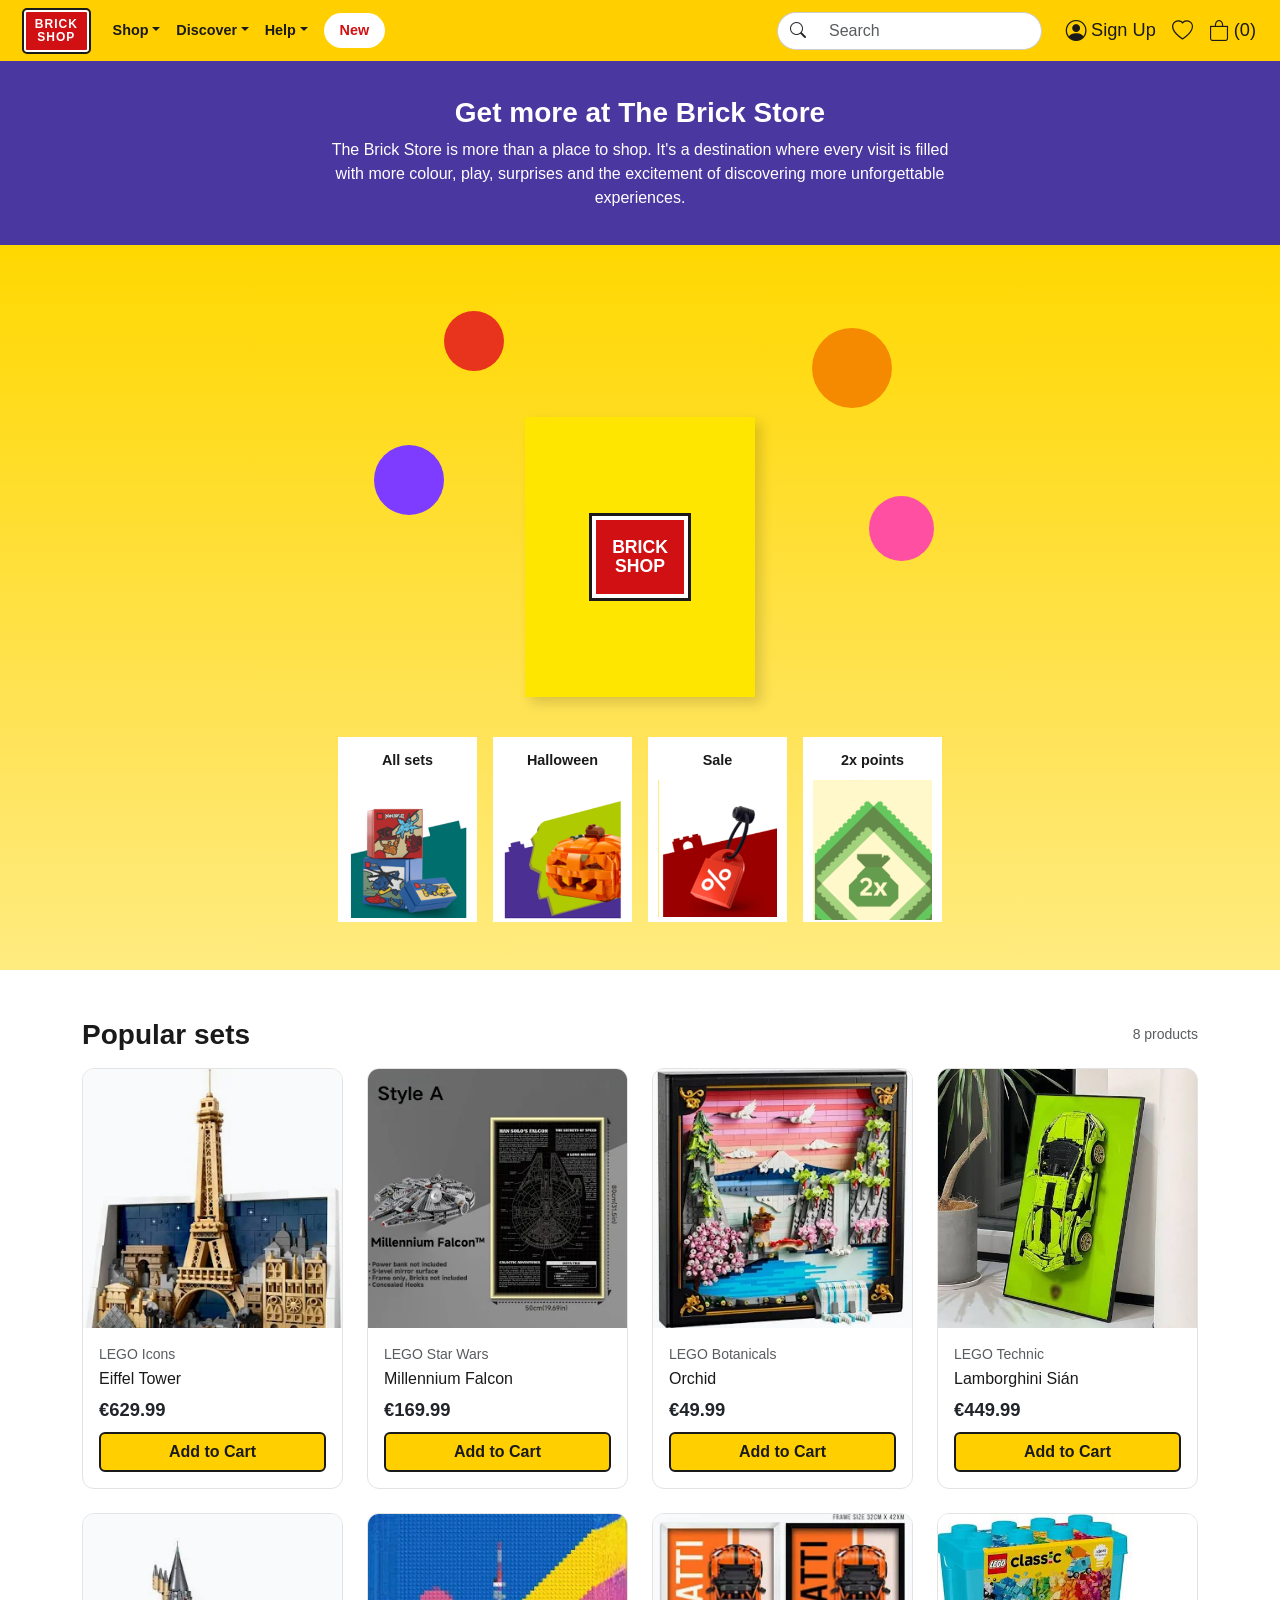
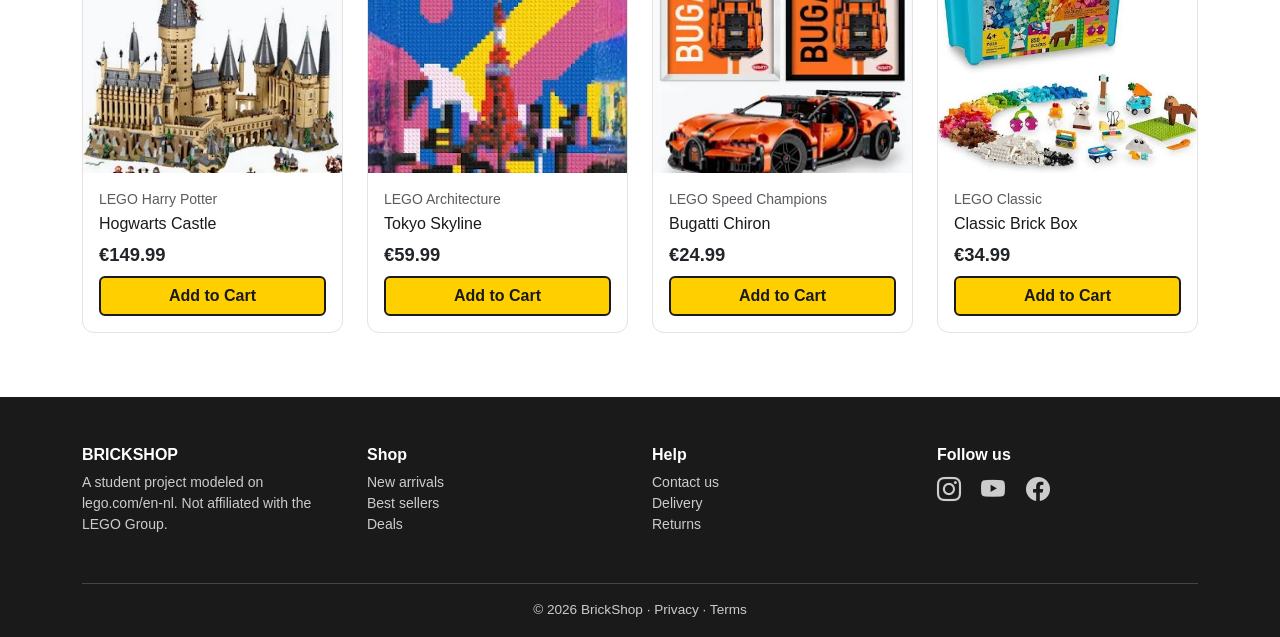
<file: Assignment_2/index.html>
<!DOCTYPE html>
<html lang="en">
<head>
  <meta charset="UTF-8">
  <meta name="viewport" content="width=device-width, initial-scale=1">
  <title>BrickShop – Home</title>
  <link href="https://cdn.jsdelivr.net/npm/bootstrap@5.3.3/dist/css/bootstrap.min.css" rel="stylesheet">
  <link href="https://cdn.jsdelivr.net/npm/bootstrap-icons@1.11.3/font/bootstrap-icons.css" rel="stylesheet">
  <link href="style.css" rel="stylesheet">
</head>
<body>
  <header class="site-header sticky-top">
    <nav class="navbar navbar-expand-lg">
      <div class="container-fluid px-3 px-lg-4">
        <a class="navbar-brand me-3" href="index.html">BRICK<br>SHOP</a>

        <button class="navbar-toggler order-lg-3 ms-auto me-2" type="button" data-bs-toggle="collapse" data-bs-target="#mainNav" aria-controls="mainNav" aria-expanded="false" aria-label="Toggle navigation">
          <span class="navbar-toggler-icon"></span>
        </button>

        <div class="d-flex align-items-center gap-3 order-lg-3">
          <a href="#" class="header-icon d-none d-md-flex"><i class="bi bi-person-circle"></i><span class="small ms-1">Sign Up</span></a>
          <a href="#" class="header-icon" aria-label="Wishlist"><i class="bi bi-heart"></i></a>
          <a href="#" class="header-icon" aria-label="Shopping bag"><i class="bi bi-bag"></i><span class="small ms-1">(0)</span></a>
        </div>

        <div class="collapse navbar-collapse order-lg-2" id="mainNav">
          <ul class="navbar-nav me-auto mb-2 mb-lg-0 align-items-lg-center">
            <li class="nav-item dropdown">
              <a class="nav-link dropdown-toggle" href="#" role="button" data-bs-toggle="dropdown">Shop</a>
              <ul class="dropdown-menu">
                <li><a class="dropdown-item" href="index.html">All sets</a></li>
                <li><a class="dropdown-item" href="#">Themes</a></li>
                <li><a class="dropdown-item" href="#">Gifts</a></li>
              </ul>
            </li>
            <li class="nav-item dropdown">
              <a class="nav-link dropdown-toggle" href="#" role="button" data-bs-toggle="dropdown">Discover</a>
              <ul class="dropdown-menu">
                <li><a class="dropdown-item" href="#">Ideas</a></li>
                <li><a class="dropdown-item" href="#">Events</a></li>
              </ul>
            </li>
            <li class="nav-item dropdown">
              <a class="nav-link dropdown-toggle" href="#" role="button" data-bs-toggle="dropdown">Help</a>
              <ul class="dropdown-menu">
                <li><a class="dropdown-item" href="#">Contact us</a></li>
                <li><a class="dropdown-item" href="#">Delivery</a></li>
              </ul>
            </li>
            <li class="nav-item ms-lg-2 my-2 my-lg-0"><a class="new-pill" href="#">New</a></li>
          </ul>
          <form class="search-form ms-lg-auto me-lg-4" role="search" action="#">
            <div class="input-group">
              <span class="input-group-text"><i class="bi bi-search"></i></span>
              <input class="form-control" type="search" placeholder="Search" aria-label="Search">
            </div>
          </form>
        </div>
      </div>
    </nav>
  </header>

  <main>
    <section class="intro-banner text-center text-white">
      <div class="container">
        <h1 class="h3 fw-bold">Get more at The Brick Store</h1>
        <p class="mx-auto mb-0">The Brick Store is more than a place to shop. It's a destination where every visit is filled with more colour, play, surprises and the excitement of discovering more unforgettable experiences.</p>
      </div>
    </section>

    <section class="hero-yellow">
      <div class="container text-center">
        <div class="hero-art mx-auto">
          <span class="float-item fi-1"></span><span class="float-item fi-2"></span>
          <span class="float-item fi-3"></span><span class="float-item fi-4"></span>
          <div class="hero-bag"><div class="bag-logo">BRICK<br>SHOP</div></div>
        </div>

        <div class="row row-cols-2 row-cols-md-4 g-2 g-md-3 justify-content-center category-tiles">
          <div class="col"><a href="#products" class="tile"><span>All sets</span><img src="images/sets.png" alt="All sets"></a></div>
          <div class="col"><a href="#products" class="tile"><span>Halloween</span><img src="images/halloween.png" alt="Halloween"></a></div>
          <div class="col"><a href="#products" class="tile"><span>Sale</span><img src="images/sale.png" alt="Sale"></a></div>
          <div class="col"><a href="#products" class="tile"><span>2x points</span><img src="images/points.png" alt="2x points"></a></div>
        </div>
      </div>
    </section>

    <section class="container mt-5" id="products">
      <div class="d-flex justify-content-between align-items-center mb-3">
        <h2 class="fw-bold fs-3 mb-0">Popular sets</h2>
        <span class="text-muted small">8 products</span>
      </div>
      <div class="row row-cols-1 row-cols-sm-2 row-cols-lg-4 g-4">
        <div class="col">
          <div class="card product-card h-100">
            <a href="product.html" class="card-img-wrap"><img src="images/ET1.jpg" alt="Eiffel Tower"></a>
            <div class="card-body d-flex flex-column">
              <small class="text-muted">LEGO Icons</small>
              <h5 class="card-title fs-6 mt-1"><a href="product.html">Eiffel Tower</a></h5>
              <p class="price mt-auto mb-2">€629.99</p>
              <button type="button" class="btn btn-lego w-100">Add to Cart</button>
            </div>
          </div>
        </div>
        <div class="col">
          <div class="card product-card h-100">
            <a href="product.html" class="card-img-wrap"><img src="images/mellenium.jpg" alt="Millennium Falcon"></a>
            <div class="card-body d-flex flex-column">
              <small class="text-muted">LEGO Star Wars</small>
              <h5 class="card-title fs-6 mt-1"><a href="product.html">Millennium Falcon</a></h5>
              <p class="price mt-auto mb-2">€169.99</p>
              <button type="button" class="btn btn-lego w-100">Add to Cart</button>
            </div>
          </div>
        </div>
        <div class="col">
          <div class="card product-card h-100">
            <a href="product.html" class="card-img-wrap"><img src="images/orchid.jpg" alt="Orchid"></a>
            <div class="card-body d-flex flex-column">
              <small class="text-muted">LEGO Botanicals</small>
              <h5 class="card-title fs-6 mt-1"><a href="product.html">Orchid</a></h5>
              <p class="price mt-auto mb-2">€49.99</p>
              <button type="button" class="btn btn-lego w-100">Add to Cart</button>
            </div>
          </div>
        </div>
        <div class="col">
          <div class="card product-card h-100">
            <a href="product.html" class="card-img-wrap"><img src="images/lambo.jpg" alt="Lamborghini Sián"></a>
            <div class="card-body d-flex flex-column">
              <small class="text-muted">LEGO Technic</small>
              <h5 class="card-title fs-6 mt-1"><a href="product.html">Lamborghini Sián</a></h5>
              <p class="price mt-auto mb-2">€449.99</p>
              <button type="button" class="btn btn-lego w-100">Add to Cart</button>
            </div>
          </div>
        </div>
        <div class="col">
          <div class="card product-card h-100">
            <a href="product.html" class="card-img-wrap"><img src="images/castle.jpg" alt="Hogwarts Castle"></a>
            <div class="card-body d-flex flex-column">
              <small class="text-muted">LEGO Harry Potter</small>
              <h5 class="card-title fs-6 mt-1"><a href="product.html">Hogwarts Castle</a></h5>
              <p class="price mt-auto mb-2">€149.99</p>
              <button type="button" class="btn btn-lego w-100">Add to Cart</button>
            </div>
          </div>
        </div>
        <div class="col">
          <div class="card product-card h-100">
            <a href="product.html" class="card-img-wrap"><img src="images/skyline.jpg" alt="Tokyo Skyline"></a>
            <div class="card-body d-flex flex-column">
              <small class="text-muted">LEGO Architecture</small>
              <h5 class="card-title fs-6 mt-1"><a href="product.html">Tokyo Skyline</a></h5>
              <p class="price mt-auto mb-2">€59.99</p>
              <button type="button" class="btn btn-lego w-100">Add to Cart</button>
            </div>
          </div>
        </div>
        <div class="col">
          <div class="card product-card h-100">
            <a href="product.html" class="card-img-wrap"><img src="images/bugati.jpg" alt="Bugatti Chiron"></a>
            <div class="card-body d-flex flex-column">
              <small class="text-muted">LEGO Speed Champions</small>
              <h5 class="card-title fs-6 mt-1"><a href="product.html">Bugatti Chiron</a></h5>
              <p class="price mt-auto mb-2">€24.99</p>
              <button type="button" class="btn btn-lego w-100">Add to Cart</button>
            </div>
          </div>
        </div>
        <div class="col">
          <div class="card product-card h-100">
            <a href="product.html" class="card-img-wrap"><img src="images/brick_box.jpg" alt="Classic Brick Box"></a>
            <div class="card-body d-flex flex-column">
              <small class="text-muted">LEGO Classic</small>
              <h5 class="card-title fs-6 mt-1"><a href="product.html">Classic Brick Box</a></h5>
              <p class="price mt-auto mb-2">€34.99</p>
              <button type="button" class="btn btn-lego w-100">Add to Cart</button>
            </div>
          </div>
        </div>
      </div>
    </section>
  </main>

  <footer class="site-footer">
    <div class="container">
      <div class="row g-4">
        <div class="col-12 col-md-6 col-lg-3">
          <h6>BRICKSHOP</h6>
          <p class="small">A student project modeled on lego.com/en-nl. Not affiliated with the LEGO Group.</p>
        </div>
        <div class="col-6 col-md-3 col-lg-3">
          <h6>Shop</h6>
          <ul class="list-unstyled small">
            <li><a href="#">New arrivals</a></li><li><a href="#">Best sellers</a></li><li><a href="#">Deals</a></li>
          </ul>
        </div>
        <div class="col-6 col-md-3 col-lg-3">
          <h6>Help</h6>
          <ul class="list-unstyled small">
            <li><a href="#">Contact us</a></li><li><a href="#">Delivery</a></li><li><a href="#">Returns</a></li>
          </ul>
        </div>
        <div class="col-12 col-md-6 col-lg-3">
          <h6>Follow us</h6>
          <a href="#" class="fs-4 me-3" aria-label="Instagram"><i class="bi bi-instagram"></i></a>
          <a href="#" class="fs-4 me-3" aria-label="YouTube"><i class="bi bi-youtube"></i></a>
          <a href="#" class="fs-4" aria-label="Facebook"><i class="bi bi-facebook"></i></a>
        </div>
      </div>
      <div class="footer-bottom text-center">© 2026 BrickShop · Privacy · Terms</div>
    </div>
  </footer>

  <script src="https://cdn.jsdelivr.net/npm/bootstrap@5.3.3/dist/js/bootstrap.bundle.min.js"></script>
</body>
</html>
</file>
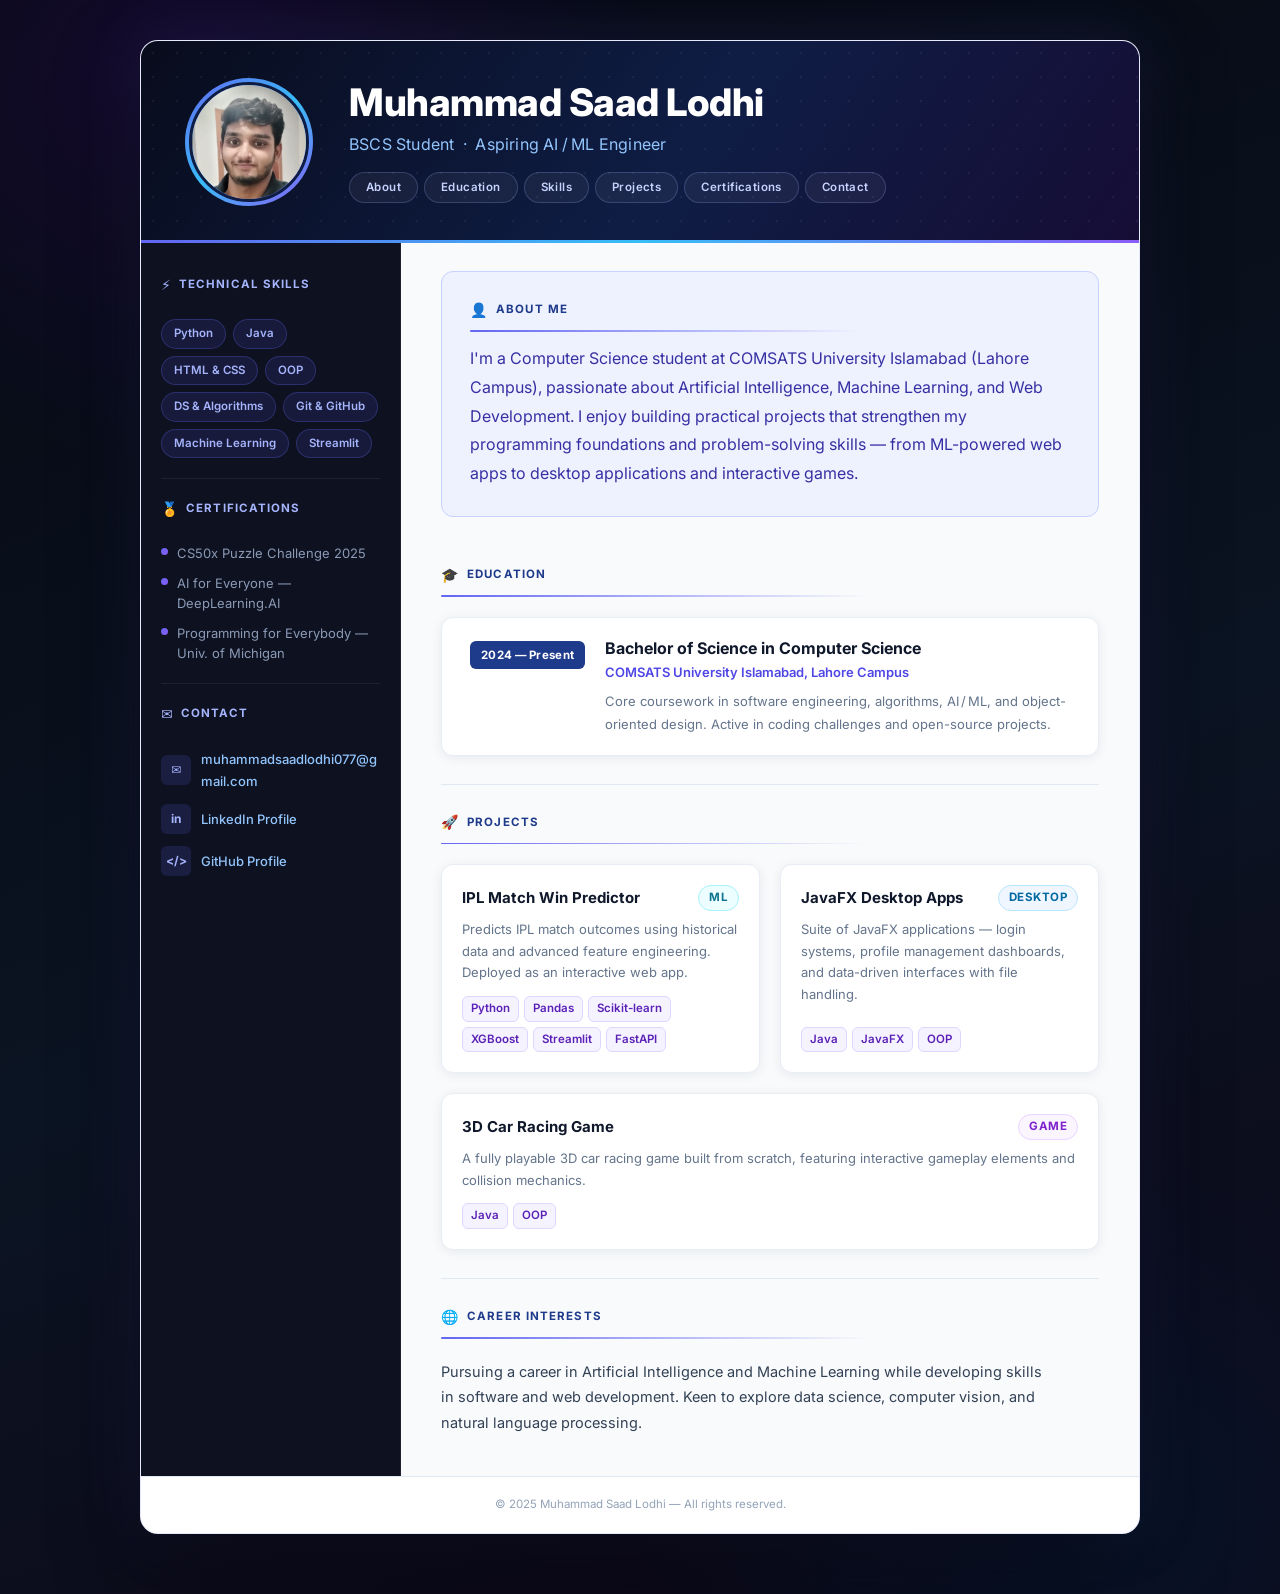
<file: CV/index.html>
<!DOCTYPE html>
<html lang="en">

<head>
    <meta charset="UTF-8">
    <meta name="viewport" content="width=device-width, initial-scale=1.0">
    <title>Muhammad Saad Lodhi — CV</title>
    <link rel="stylesheet" href="style.css">
</head>

<body>

    <div class="cv">


        <header>
            <div class="header-bg-dots" aria-hidden="true"></div>

            <div class="header-inner">
                <div class="header-photo-wrap">
                    <img src="Screenshot 2026-06-28 055729.png"
                         alt="Muhammad Saad Lodhi"
                         class="profile-photo">
                </div>

                <div class="header-text">
                    <h1>Muhammad Saad Lodhi</h1>
                    <p class="tagline">BSCS Student &nbsp;&middot;&nbsp; Aspiring AI&thinsp;/&thinsp;ML Engineer</p>

                    <nav aria-label="Page sections">
                        <a href="#about">About</a>
                        <a href="#education">Education</a>
                        <a href="#skills">Skills</a>
                        <a href="#projects">Projects</a>
                        <a href="#certifications">Certifications</a>
                        <a href="#contact">Contact</a>
                    </nav>
                </div>
            </div>
        </header>

        <!-- =====================================================
             TWO-COLUMN BODY
        ===================================================== -->
        <div class="body-grid">

            <!-- ─── SIDEBAR ─── -->
            <aside class="sidebar">

                <!-- Skills -->
                <section id="skills">
                    <h2 class="sidebar-heading">
                        <span class="section-icon" aria-hidden="true">⚡</span>
                        Technical Skills
                    </h2>
                    <ul class="skills-list">
                        <li>Python</li>
                        <li>Java</li>
                        <li>HTML &amp; CSS</li>
                        <li>OOP</li>
                        <li>DS &amp; Algorithms</li>
                        <li>Git &amp; GitHub</li>
                        <li>Machine Learning</li>
                        <li>Streamlit</li>
                    </ul>
                </section>

                <!-- Certifications -->
                <section id="certifications">
                    <h2 class="sidebar-heading">
                        <span class="section-icon" aria-hidden="true">🏅</span>
                        Certifications
                    </h2>
                    <ul class="cert-list">
                        <li>
                            <span class="cert-dot" aria-hidden="true"></span>
                            <span>CS50x Puzzle Challenge 2025</span>
                        </li>
                        <li>
                            <span class="cert-dot" aria-hidden="true"></span>
                            <span>AI for Everyone &mdash; DeepLearning.AI</span>
                        </li>
                        <li>
                            <span class="cert-dot" aria-hidden="true"></span>
                            <span>Programming for Everybody &mdash; Univ. of Michigan</span>
                        </li>
                    </ul>
                </section>

                <!-- Contact -->
                <section id="contact">
                    <h2 class="sidebar-heading">
                        <span class="section-icon" aria-hidden="true">✉</span>
                        Contact
                    </h2>
                    <ul class="contact-list">
                        <li>
                            <span class="contact-icon" aria-hidden="true">✉</span>
                            <a href="mailto:muhammadsaadlodhi077@gmail.com">
                                muhammadsaadlodhi077@gmail.com
                            </a>
                        </li>
                        <li>
                            <span class="contact-icon" aria-hidden="true">in</span>
                            <a href="https://www.linkedin.com/in/muhammad-saad-lodhi-6aa393351"
                               target="_blank" rel="noopener noreferrer">
                                LinkedIn Profile
                            </a>
                        </li>
                        <li>
                            <span class="contact-icon" aria-hidden="true">&lt;/&gt;</span>
                            <a href="https://github.com/MuhammadSaad077"
                               target="_blank" rel="noopener noreferrer">
                                GitHub Profile
                            </a>
                        </li>
                    </ul>
                </section>

            </aside>

            <!-- ─── MAIN CONTENT ─── -->
            <main>

                <!-- About Me — moved here from sidebar -->
                <section id="about" class="section-about">
                    <h2>
                        <span class="section-icon" aria-hidden="true">👤</span>
                        About Me
                    </h2>
                    <p>
                        I'm a Computer Science student at COMSATS University Islamabad (Lahore Campus),
                        passionate about Artificial Intelligence, Machine Learning, and Web Development.
                        I enjoy building practical projects that strengthen my programming foundations
                        and problem-solving skills — from ML-powered web apps to desktop applications
                        and interactive games.
                    </p>
                </section>

                <!-- Education -->
                <section id="education">
                    <h2>
                        <span class="section-icon" aria-hidden="true">🎓</span>
                        Education
                    </h2>

                    <div class="edu-card">
                        <div class="edu-year">2024&thinsp;&mdash;&thinsp;Present</div>
                        <div class="edu-body">
                            <h3>Bachelor of Science in Computer Science</h3>
                            <p class="edu-inst">COMSATS University Islamabad, Lahore Campus</p>
                            <p class="edu-detail">
                                Core coursework in software engineering, algorithms, AI&thinsp;/&thinsp;ML,
                                and object-oriented design. Active in coding challenges and open-source projects.
                            </p>
                        </div>
                    </div>
                </section>

                <!-- Projects -->
                <section id="projects">
                    <h2>
                        <span class="section-icon" aria-hidden="true">🚀</span>
                        Projects
                    </h2>

                    <div class="projects-grid">

                        <article class="project-card">
                            <div class="project-header">
                                <h3>IPL Match Win Predictor</h3>
                                <span class="project-badge badge-ml">ML</span>
                            </div>
                            <p>
                                Predicts IPL match outcomes using historical data and advanced
                                feature engineering. Deployed as an interactive web app.
                            </p>
                            <div class="tech-tags">
                                <span>Python</span>
                                <span>Pandas</span>
                                <span>Scikit-learn</span>
                                <span>XGBoost</span>
                                <span>Streamlit</span>
                                <span>FastAPI</span>
                            </div>
                        </article>

                        <article class="project-card">
                            <div class="project-header">
                                <h3>JavaFX Desktop Apps</h3>
                                <span class="project-badge badge-desktop">Desktop</span>
                            </div>
                            <p>
                                Suite of JavaFX applications — login systems, profile management
                                dashboards, and data-driven interfaces with file handling.
                            </p>
                            <div class="tech-tags">
                                <span>Java</span>
                                <span>JavaFX</span>
                                <span>OOP</span>
                            </div>
                        </article>

                        <article class="project-card">
                            <div class="project-header">
                                <h3>3D Car Racing Game</h3>
                                <span class="project-badge badge-game">Game</span>
                            </div>
                            <p>
                                A fully playable 3D car racing game built from scratch, featuring
                                interactive gameplay elements and collision mechanics.
                            </p>
                            <div class="tech-tags">
                                <span>Java</span>
                                <span>OOP</span>
                            </div>
                        </article>

                    </div>
                </section>

                <!-- Career Interests -->
                <section id="interests">
                    <h2>
                        <span class="section-icon" aria-hidden="true">🌐</span>
                        Career Interests
                    </h2>
                    <p>
                        Pursuing a career in Artificial Intelligence and Machine Learning while
                        developing skills in software and web development. Keen to explore
                        data science, computer vision, and natural language processing.
                    </p>
                </section>

            </main>

        </div><!-- /.body-grid -->

        <!-- =====================================================
             FOOTER
        ===================================================== -->
        <footer>
            <p>&copy; 2025 Muhammad Saad Lodhi &mdash; All rights reserved.</p>
        </footer>

    </div><!-- /.cv -->

</body>
</html>
</file>
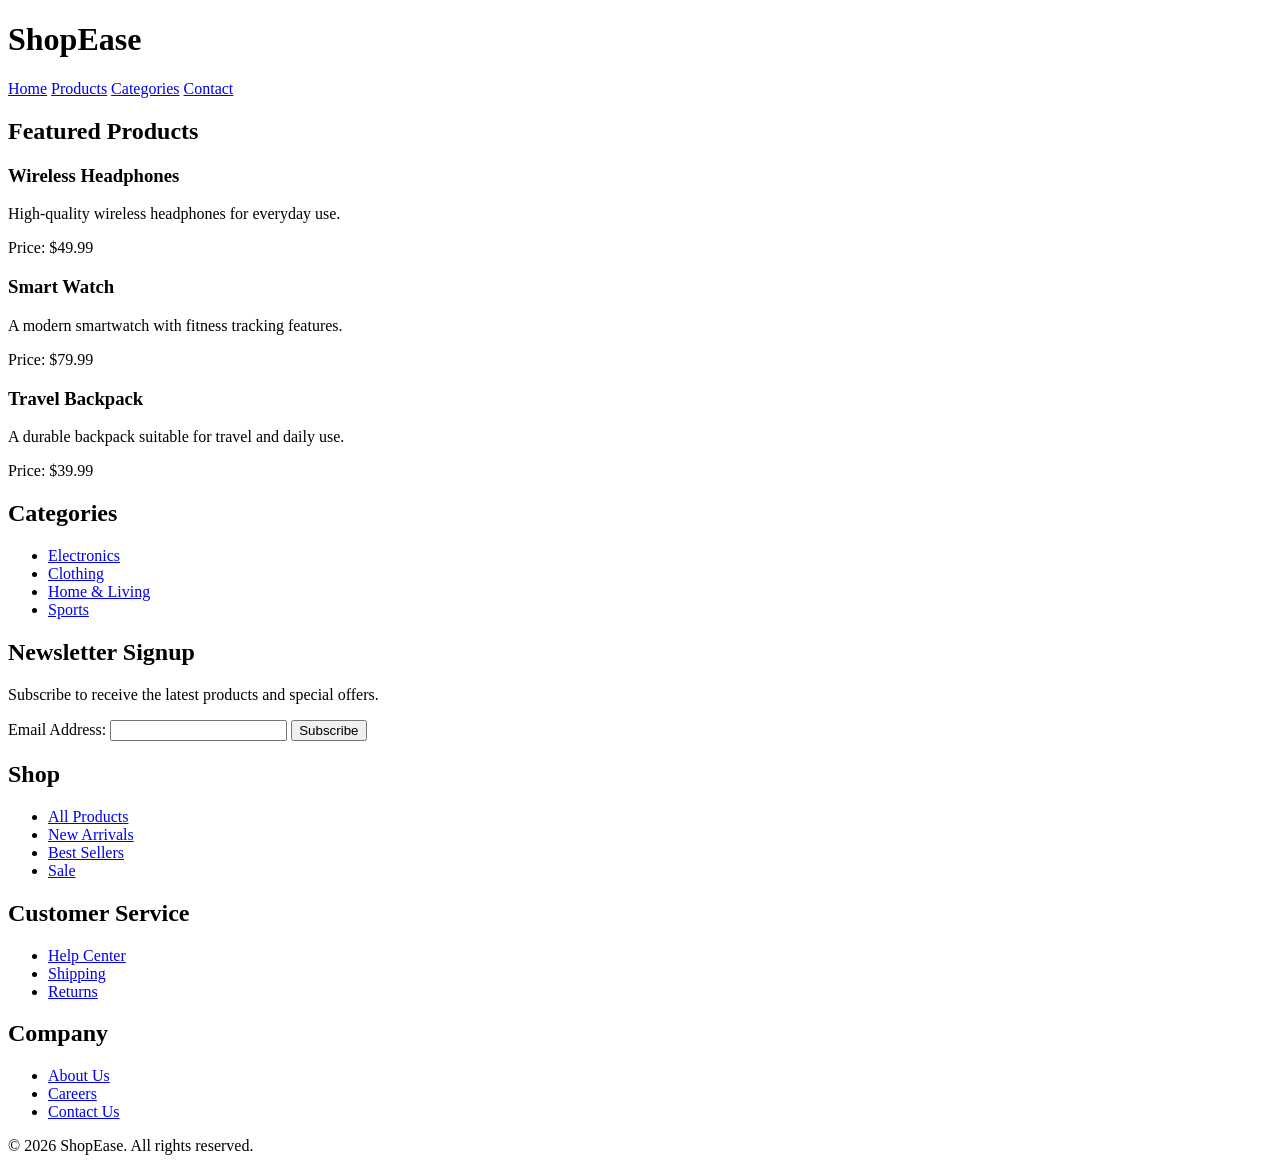
<file: Lab_1/index.html>
<!DOCTYPE html>
<html lang="en">

<head>
    <meta charset="UTF-8">
    <meta name="viewport" content="width=device-width, initial-scale=1.0">

    <title>ShopEase - E-Commerce Homepage</title>
</head>

<body>

    <header>
        <h1>ShopEase</h1>

        <nav>
            <a href="#">Home</a>
            <a href="#">Products</a>
            <a href="#">Categories</a>
            <a href="#">Contact</a>
        </nav>
    </header>

    <main>

        <section>
            <h2>Featured Products</h2>

            <article>
                <h3>Wireless Headphones</h3>
                <p>High-quality wireless headphones for everyday use.</p>
                <p>Price: $49.99</p>
            </article>

            <article>
                <h3>Smart Watch</h3>
                <p>A modern smartwatch with fitness tracking features.</p>
                <p>Price: $79.99</p>
            </article>

            <article>
                <h3>Travel Backpack</h3>
                <p>A durable backpack suitable for travel and daily use.</p>
                <p>Price: $39.99</p>
            </article>
        </section>

        <section>
            <h2>Categories</h2>

            <ul>
                <li><a href="#">Electronics</a></li>
                <li><a href="#">Clothing</a></li>
                <li><a href="#">Home &amp; Living</a></li>
                <li><a href="#">Sports</a></li>
            </ul>
        </section>

        <section>
            <h2>Newsletter Signup</h2>

            <p>
                Subscribe to receive the latest products and special offers.
            </p>

            <form>
                <label for="email">Email Address:</label>
                <input type="email" id="email" name="email">

                <button type="submit">Subscribe</button>
            </form>
        </section>

    </main>

    <footer>

        <sectionc>
            <h2>Shop</h2>

            <ul>
                <li><a href="#">All Products</a></li>
                <li><a href="#">New Arrivals</a></li>
                <li><a href="#">Best Sellers</a></li>
                <li><a href="#">Sale</a></li>
            </ul>
        </sectionc>

        <section>
            <h2>Customer Service</h2>

            <ul>
                <li><a href="#">Help Center</a></li>
                <li><a href="#">Shipping</a></li>
                <li><a href="#">Returns</a></li>
            </ul>
        </section>

        <section>
            <h2>Company</h2>

            <ul>
                <li><a href="#">About Us</a></li>
                <li><a href="#">Careers</a></li>
                <li><a href="#">Contact Us</a></li>
            </ul>
        </section>

        <p>&copy; 2026 ShopEase. All rights reserved.</p>

    </footer>

</body>

</html>
</file>
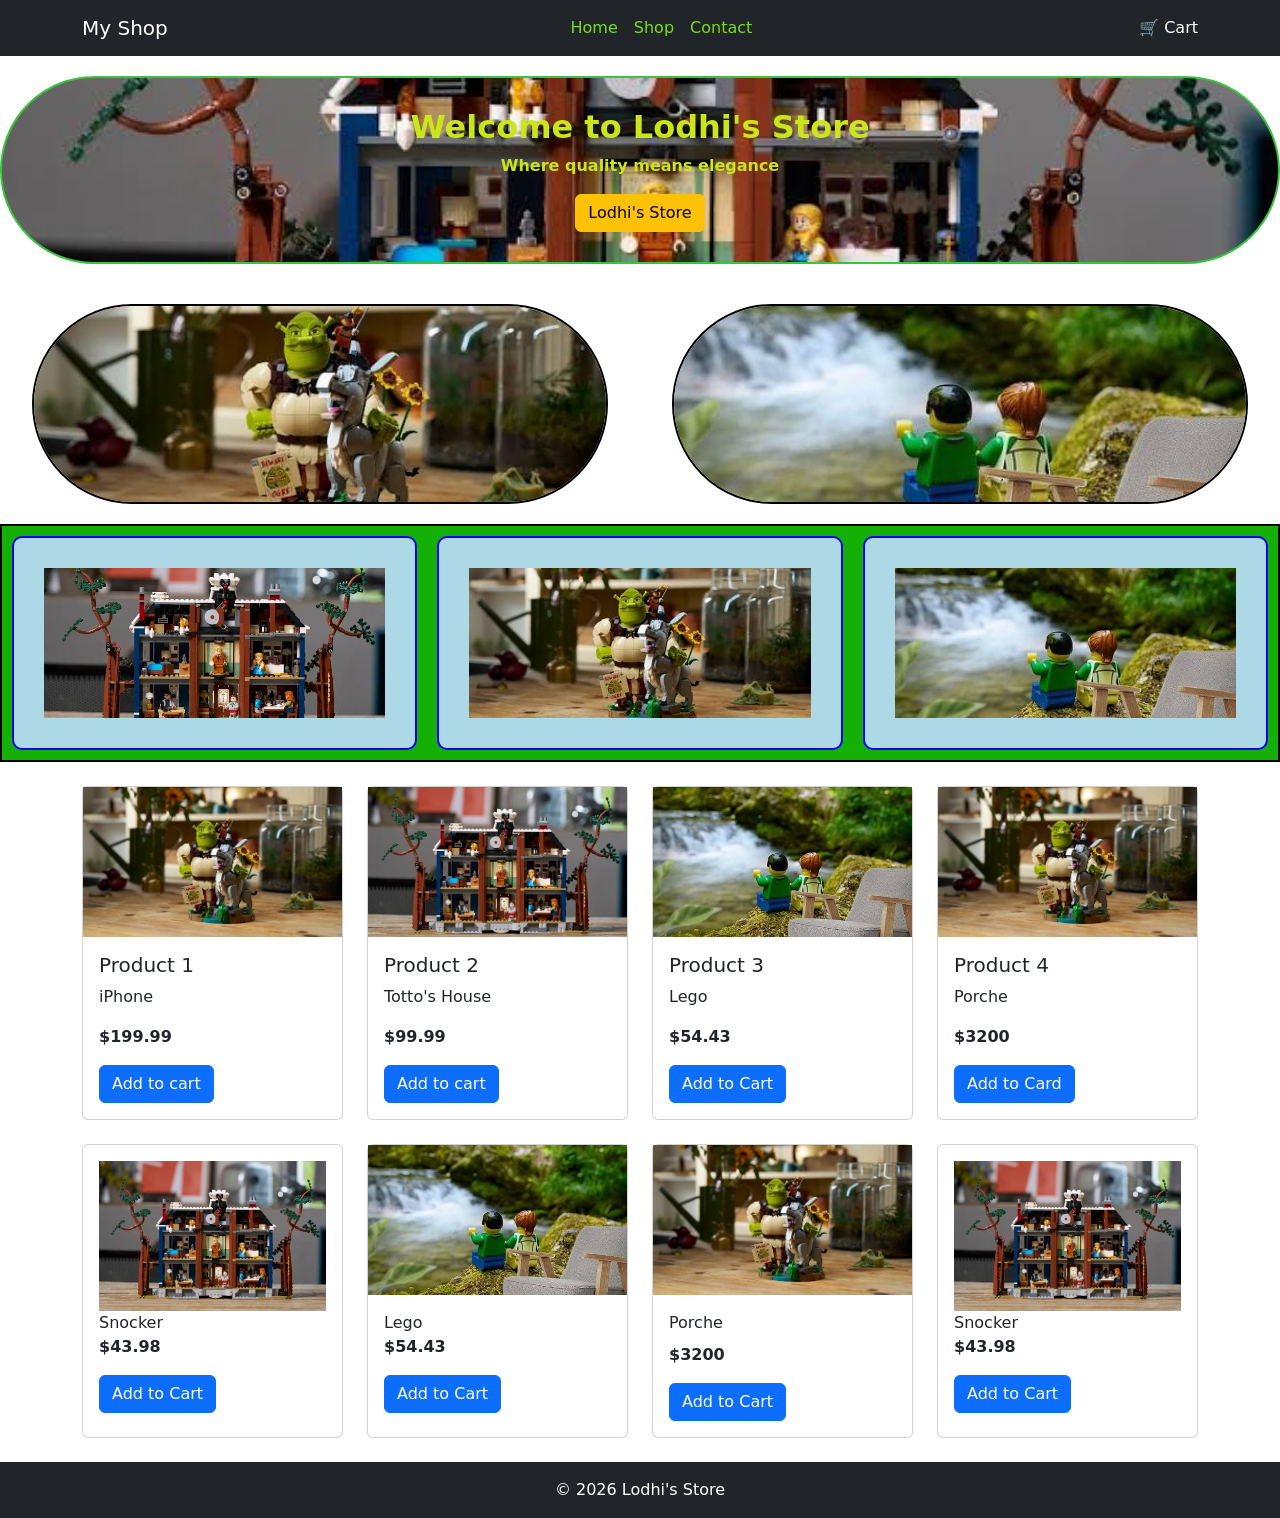
<file: Lab_2/index.html>
<!DOCTYPE html>
<html lang="en">
<head>
    <meta charset="UTF-8">
    <meta name="viewport" content="width=device-width, initial-scale=1.0">
    <title>My First Page</title>
    <link href="https://cdn.jsdelivr.net/npm/bootstrap@5.3.8/dist/css/bootstrap.min.css" rel="stylesheet">
    <link rel="stylesheet" href="style.css">
</head>
<body>
    <nav class="navbar navbar-expand-md navbar-dark bg-dark">
        <div class="container">
            <a class="navbar-brand" href="#">My Shop</a>

            <button class="navbar-toggler" type="button"
                    data-bs-toggle="collapse" data-bs-target="#menu">
                <span class="navbar-toggler-icon"></span>
            </button>

            <div class="collapse navbar-collapse" id="menu">
                <ul class="navbar-nav mx-auto">
                    <li class="nav-item"><a class="nav-link" href="#">Home</a></li>
                    <li class="nav-item"><a class="nav-link" href="#">Shop</a></li>
                    <li class="nav-item"><a class="nav-link" href="#">Contact</a></li>
                </ul>
                <a class="nav-link text-white" href="#">&#128722; Cart</a>
            </div>
        </div>
    </nav>

    <div class="hero">
        <h2 class="fw-bold tit-ani">Welcome to Lodhi's Store</h2>
        <p class = "fw-bold tit-ani">Where quality means elegance</p>
        <a href="https://www.google.com" class = "btn btn-warning">Lodhi's Store</a>
    </div>
    <div class="wrapper">
        <div class="Box-A"><img src="image-3.jpg"></img></div>
        <div class="Box-B"><img src="image-5.jpg"></img></div>
    </div>

    <div class="card-row">
        <div class="mini-card"><img class = "img-manager" src = "image-4.jpg"></img></div>
        <div class="mini-card"><img class = "img-manager" src = "image-3.jpg"></img></div>
        <div class="mini-card"><img class = "img-manager" src = "image-5.jpg"></img></div>
    </div>
    
    <div class="container my-4">
        <div class="row row-cols-1 row-cols-md-2 row-cols-lg-4 g-4">

            <div class="col">
                <div class="card h-100">
                        <img class = "img-manager" src = "image-3.jpg"></img>
                    <div class="card-body">
                        <h5 class="card-title">Product 1</h5>
                        <p class="card-text">iPhone</p>
                        <p class="fw-bold">$199.99</p>
                        <a href="#" class="btn btn-primary">Add to cart</a>
                    </div>
                </div>
            </div>

            <div class="col">
                <div class="card h-100">
                        <img class = "img-manager" src = "image-4.jpg"></img>
                    <div class="card-body">
                        <h5 class="card-title">Product 2</h5>
                        <p class="card-text">Totto's House</p>
                        <p class="fw-bold">$99.99</p>
                        <a href="#" class="btn btn-primary">Add to cart</a>
                    </div>
                </div>
            </div>
            <div class ='col'>
                <div class = "card h-100">
                        <img class = "img-manager" src = "image-5.jpg" alt = "alt exp"></img>
                    <div class="card-body">
                        <h5 class ="card-title">
                            Product 3
                        </h5>
                        <p class = "card-text"> Lego </p>
                        <p class ="fw-bold"> $54.43</p>
                        <a href="#" class ="btn btn-primary"> Add to Cart </a>
                    </div>
                </div>
            </div>
            <div class = "col">
                <div class = "card h-100">
                        <img class = "img-manager" src = "image-3.jpg"></img>
                    <div class = "card-body">
                        <h5 class="card-title">Product 4</h5>
                        <p class = "card-text"> Porche </p>
                        <p class = "fw-bold"> $3200 </p>
                        <a href="#" class = "btn btn-primary">Add to Card</a>
                    </div>
                </div>
            </div>
            <div class = "col">
                <div class = "card h-100">
                    <div class = "card-body">
                            <img class = "img-manager" src = "image-4.jpg"></img>                
                        <h class = "card-title"> Snocker </h>
                        <p class = "fw-bold">$43.98</p>
                        <a href="#" class ="btn btn-primary"> Add to Cart </a>
                    </div>
                </div>
            </div>
            <div class ='col'>
                <div class = "card h-100">
                        <img class = "img-manager" src = "image-5.jpg"></img>
                    <div class="card-body">
                        <h class = "card-text"> Lego </h>
                        <p class ="fw-bold"> $54.43</p>
                        <a href="#" class ="btn btn-primary"> Add to Cart </a>
                    </div>
                </div>
            </div>
            <div class = "col">
                <div class = "card h-100">
                        <img class = "img-manager" src = "image-3.jpg"></img>
                    <div class = "card-body">
                        <p class = "card-title"> Porche </p>
                        <p class = "fw-bold"> $3200 </p>
                        <a href="#" class ="btn btn-primary"> Add to Cart </a>
                    </div>
                </div>
            </div>
            <div class = "col">
                <div class = "card h-100">
                    <div class = "card-body">
                            <img class = "img-manager" src = "image-4.jpg"></img>                
                        <h class = "card-title"> Snocker </h>
                        <p class = "fw-bold">$43.98</p>
                        <a href="#" class ="btn btn-primary"> Add to Cart </a>
                    </div>
                </div>
            </div>
        </div>
    </div>

    <footer class = "bg-dark text-center text-white p-3">
            © 2026 Lodhi's Store
    </footer>



    <script src="https://cdn.jsdelivr.net/npm/bootstrap@5.3.8/dist/js/bootstrap.bundle.min.js"></script>
</body>
</html>
</file>
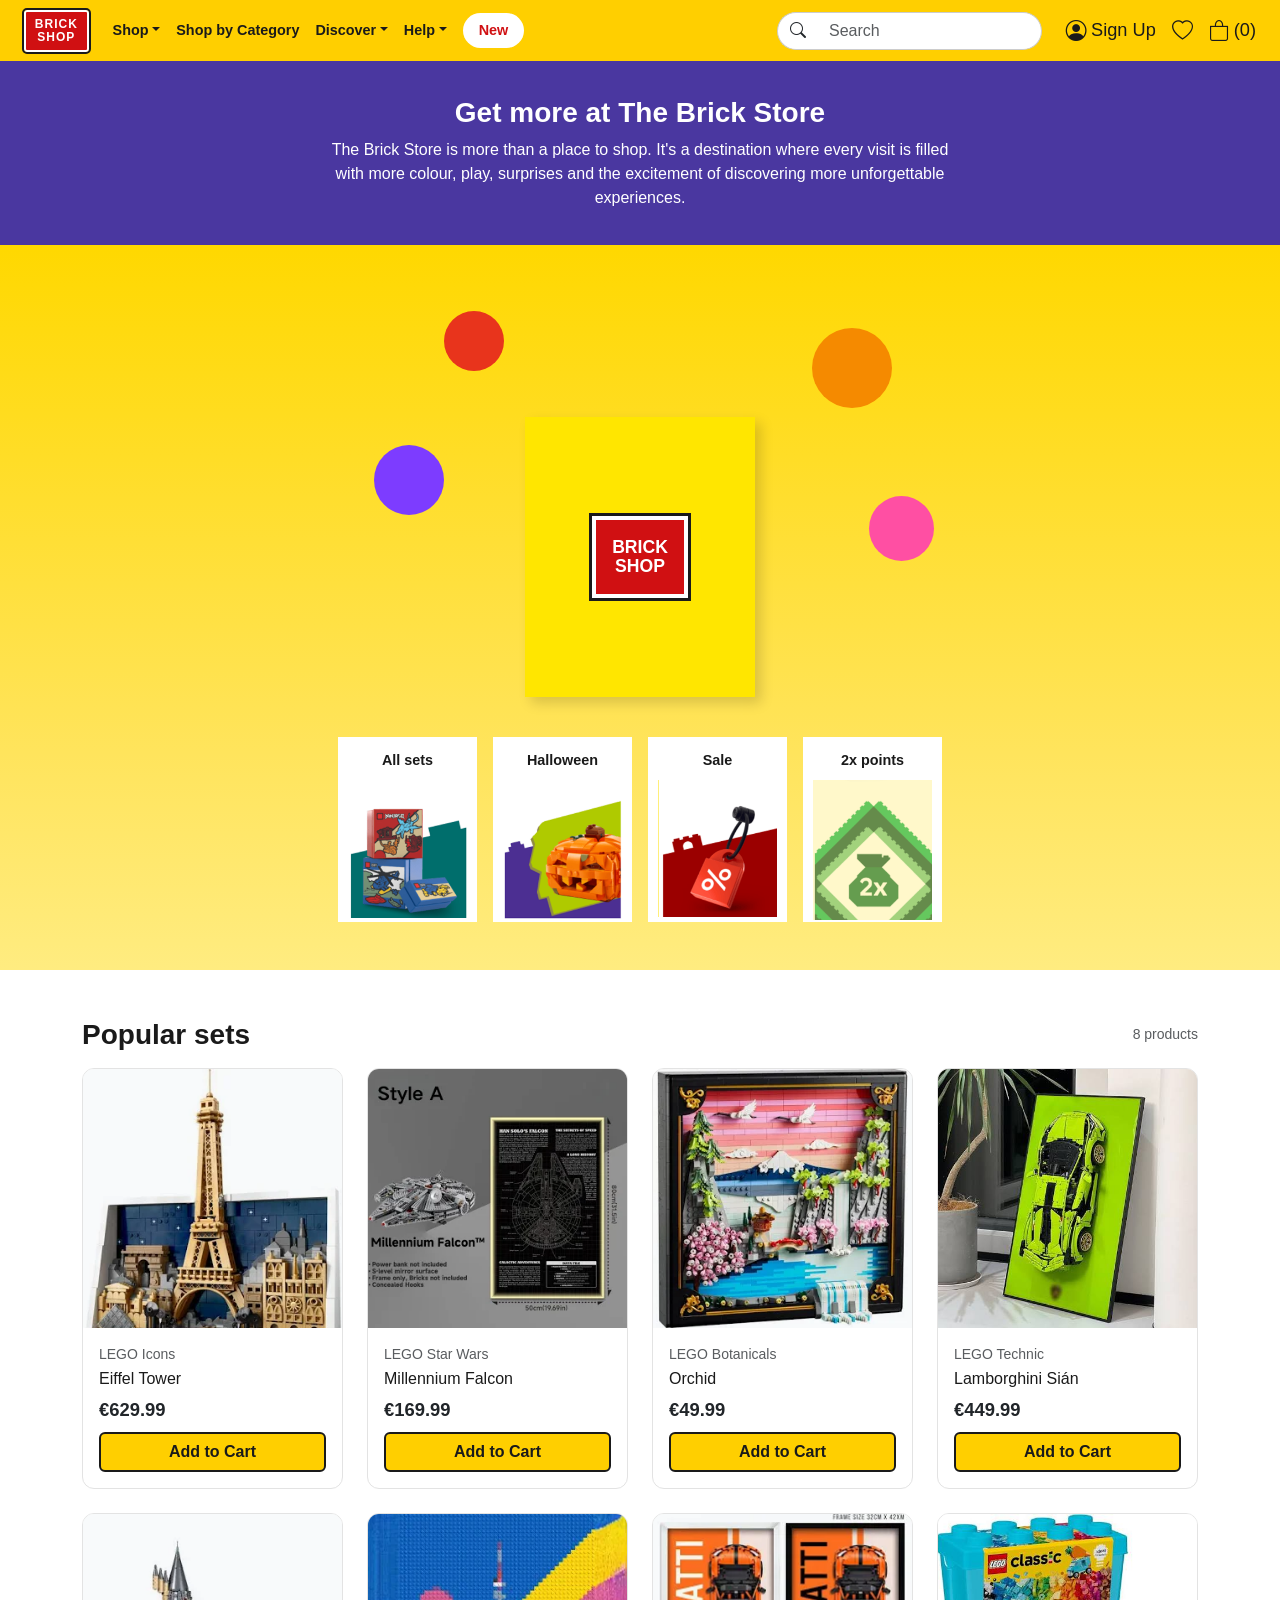
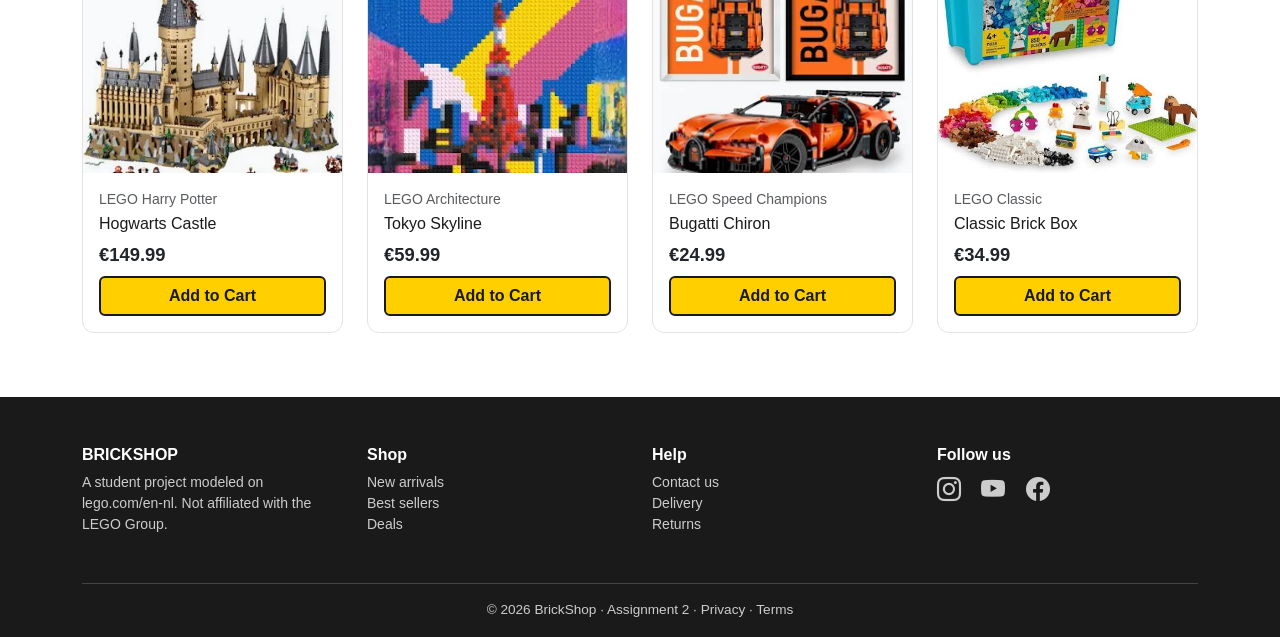
<file: midterm/midter_exam/index.html>
<!DOCTYPE html>
<html lang="en">
<head>
  <meta charset="UTF-8">
  <meta name="viewport" content="width=device-width, initial-scale=1">
  <title>BrickShop – Home</title>
  <link href="https://cdn.jsdelivr.net/npm/bootstrap@5.3.3/dist/css/bootstrap.min.css" rel="stylesheet">
  <link href="https://cdn.jsdelivr.net/npm/bootstrap-icons@1.11.3/font/bootstrap-icons.css" rel="stylesheet">
  <link href="style.css" rel="stylesheet">
</head>
<body>
  <header class="site-header sticky-top">
    <nav class="navbar navbar-expand-lg" aria-label="Main navigation">
      <div class="container-fluid px-3 px-lg-4">
        <a class="navbar-brand me-3" href="index.html">BRICK<br>SHOP</a>

        <button class="navbar-toggler ms-auto me-2" type="button" data-bs-toggle="collapse" data-bs-target="#mainNav" aria-controls="mainNav" aria-expanded="false" aria-label="Toggle navigation">
          <span class="navbar-toggler-icon"></span>
        </button>

        <div class="header-actions d-flex align-items-center gap-3">
          <a href="#" class="header-icon d-none d-md-flex"><i class="bi bi-person-circle"></i><span class="small ms-1">Sign Up</span></a>
          <a href="#" class="header-icon" aria-label="Wishlist"><i class="bi bi-heart"></i></a>
          <a href="#" class="header-icon" aria-label="Shopping bag"><i class="bi bi-bag"></i><span class="small ms-1">(0)</span></a>
        </div>

        <div class="collapse navbar-collapse" id="mainNav">
          <ul class="navbar-nav me-auto mb-2 mb-lg-0 align-items-lg-center">
            <li class="nav-item dropdown">
              <a class="nav-link dropdown-toggle" href="#" role="button" data-bs-toggle="dropdown">Shop</a>
              <ul class="dropdown-menu">
                <li><a class="dropdown-item" href="index.html">All sets</a></li>
                <li><a class="dropdown-item" href="#">Themes</a></li>
                <li><a class="dropdown-item" href="#">Gifts</a></li>
              </ul>
            </li>

            <!-- ===== TASK 1: MEGA MENU ===== -->
            <li class="nav-item mega-item">
              <a class="nav-link mega-trigger" href="#" aria-haspopup="true">Shop by Category</a>

              <!-- Desktop version (shown from BP and wider): K = 4 columns -->
              <div class="mega-panel">
                <div class="container">
                  <div class="mega-grid">
                    <div class="mega-col">
                      <h3 class="mega-heading" id="mc-themes">Themes</h3>
                      <ul aria-labelledby="mc-themes">
                        <li><a href="#">Star Wars</a></li>
                        <li><a href="#">Harry Potter</a></li>
                        <li><a href="#">Technic</a></li>
                        <li><a href="#">Icons</a></li>
                        <li><a href="#">Speed Champions</a></li>
                      </ul>
                    </div>
                    <div class="mega-col">
                      <h3 class="mega-heading" id="mc-age">Shop by Age</h3>
                      <ul aria-labelledby="mc-age">
                        <li><a href="#">Ages 4+</a></li>
                        <li><a href="#">Ages 6+</a></li>
                        <li><a href="#">Ages 9+</a></li>
                        <li><a href="#">Ages 12+</a></li>
                        <li><a href="#">Ages 18+</a></li>
                      </ul>
                    </div>
                    <div class="mega-col">
                      <h3 class="mega-heading" id="mc-price">Shop by Price</h3>
                      <ul aria-labelledby="mc-price">
                        <li><a href="#">Under €25</a></li>
                        <li><a href="#">€25 – €50</a></li>
                        <li><a href="#">€50 – €100</a></li>
                        <li><a href="#">€100 – €250</a></li>
                        <li><a href="#">Over €250</a></li>
                      </ul>
                    </div>
                    <div class="mega-col">
                      <h3 class="mega-heading" id="mc-gifts">Gifts &amp; More</h3>
                      <ul aria-labelledby="mc-gifts">
                        <li><a href="#">Gifts for Kids</a></li>
                        <li><a href="#">Gifts for Adults</a></li>
                        <li><a href="#">Best Sellers</a></li>
                        <li><a href="#">New Arrivals</a></li>
                        <li><a href="#">Sale</a></li>
                      </ul>
                    </div>
                  </div>
                </div>
              </div>

              <!-- Mobile version (below BP): same K groups as an accordion -->
              <div class="mega-accordion">
                <details>
                  <summary>Themes</summary>
                  <ul>
                    <li><a href="#">Star Wars</a></li>
                    <li><a href="#">Harry Potter</a></li>
                    <li><a href="#">Technic</a></li>
                    <li><a href="#">Icons</a></li>
                    <li><a href="#">Speed Champions</a></li>
                  </ul>
                </details>
                <details>
                  <summary>Shop by Age</summary>
                  <ul>
                    <li><a href="#">Ages 4+</a></li>
                    <li><a href="#">Ages 6+</a></li>
                    <li><a href="#">Ages 9+</a></li>
                    <li><a href="#">Ages 12+</a></li>
                    <li><a href="#">Ages 18+</a></li>
                  </ul>
                </details>
                <details>
                  <summary>Shop by Price</summary>
                  <ul>
                    <li><a href="#">Under €25</a></li>
                    <li><a href="#">€25 – €50</a></li>
                    <li><a href="#">€50 – €100</a></li>
                    <li><a href="#">€100 – €250</a></li>
                    <li><a href="#">Over €250</a></li>
                  </ul>
                </details>
                <details>
                  <summary>Gifts &amp; More</summary>
                  <ul>
                    <li><a href="#">Gifts for Kids</a></li>
                    <li><a href="#">Gifts for Adults</a></li>
                    <li><a href="#">Best Sellers</a></li>
                    <li><a href="#">New Arrivals</a></li>
                    <li><a href="#">Sale</a></li>
                  </ul>
                </details>
              </div>
            </li>
            <!-- ===== END TASK 1 ===== -->

            <li class="nav-item dropdown">
              <a class="nav-link dropdown-toggle" href="#" role="button" data-bs-toggle="dropdown">Discover</a>
              <ul class="dropdown-menu">
                <li><a class="dropdown-item" href="#">Ideas</a></li>
                <li><a class="dropdown-item" href="#">Events</a></li>
              </ul>
            </li>
            <li class="nav-item dropdown">
              <a class="nav-link dropdown-toggle" href="#" role="button" data-bs-toggle="dropdown">Help</a>
              <ul class="dropdown-menu">
                <li><a class="dropdown-item" href="#">Contact us</a></li>
                <li><a class="dropdown-item" href="#">Delivery</a></li>
              </ul>
            </li>
            <li class="nav-item ms-lg-2 my-2 my-lg-0"><a class="new-pill" href="#">New</a></li>
          </ul>
          <form class="search-form ms-lg-auto me-lg-4" role="search" action="#">
            <div class="input-group">
              <span class="input-group-text"><i class="bi bi-search"></i></span>
              <input class="form-control" type="search" placeholder="Search" aria-label="Search">
            </div>
          </form>
        </div>
      </div>
    </nav>
  </header>

  <main>
    <section class="intro-banner text-center text-white">
      <div class="container">
        <h1 class="h3 fw-bold">Get more at The Brick Store</h1>
        <p class="mx-auto mb-0">The Brick Store is more than a place to shop. It's a destination where every visit is filled with more colour, play, surprises and the excitement of discovering more unforgettable experiences.</p>
      </div>
    </section>

    <section class="hero-yellow">
      <div class="container text-center">
        <div class="hero-art mx-auto">
          <span class="float-item fi-1"></span><span class="float-item fi-2"></span>
          <span class="float-item fi-3"></span><span class="float-item fi-4"></span>
          <div class="hero-bag"><div class="bag-logo">BRICK<br>SHOP</div></div>
        </div>

        <div class="row row-cols-2 row-cols-md-4 g-2 g-md-3 justify-content-center category-tiles">
          <div class="col"><a href="#products" class="tile"><span>All sets</span><img src="images/sets.png" alt="All sets"></a></div>
          <div class="col"><a href="#products" class="tile"><span>Halloween</span><img src="images/halloween.png" alt="Halloween"></a></div>
          <div class="col"><a href="#products" class="tile"><span>Sale</span><img src="images/sale.png" alt="Sale"></a></div>
          <div class="col"><a href="#products" class="tile"><span>2x points</span><img src="images/points.png" alt="2x points"></a></div>
        </div>
      </div>
    </section>

    <section class="container mt-5" id="products">
      <div class="d-flex justify-content-between align-items-center mb-3">
        <h2 class="fw-bold fs-3 mb-0">Popular sets</h2>
        <span class="text-muted small">8 products</span>
      </div>
      <div class="row row-cols-1 row-cols-sm-2 row-cols-lg-4 g-4">
        <div class="col">
          <div class="card product-card h-100">
            <a href="product.html" class="card-img-wrap"><img src="images/ET1.jpg" alt="Eiffel Tower"></a>
            <div class="card-body d-flex flex-column">
              <small class="text-muted">LEGO Icons</small>
              <h5 class="card-title fs-6 mt-1"><a href="product.html">Eiffel Tower</a></h5>
              <p class="price mt-auto mb-2">€629.99</p>
              <button type="button" class="btn btn-lego w-100">Add to Cart</button>
            </div>
          </div>
        </div>
        <div class="col">
          <div class="card product-card h-100">
            <a href="product.html" class="card-img-wrap"><img src="images/mellenium.jpg" alt="Millennium Falcon"></a>
            <div class="card-body d-flex flex-column">
              <small class="text-muted">LEGO Star Wars</small>
              <h5 class="card-title fs-6 mt-1"><a href="product.html">Millennium Falcon</a></h5>
              <p class="price mt-auto mb-2">€169.99</p>
              <button type="button" class="btn btn-lego w-100">Add to Cart</button>
            </div>
          </div>
        </div>
        <div class="col">
          <div class="card product-card h-100">
            <a href="product.html" class="card-img-wrap"><img src="images/orchid.jpg" alt="Orchid"></a>
            <div class="card-body d-flex flex-column">
              <small class="text-muted">LEGO Botanicals</small>
              <h5 class="card-title fs-6 mt-1"><a href="product.html">Orchid</a></h5>
              <p class="price mt-auto mb-2">€49.99</p>
              <button type="button" class="btn btn-lego w-100">Add to Cart</button>
            </div>
          </div>
        </div>
        <div class="col">
          <div class="card product-card h-100">
            <a href="product.html" class="card-img-wrap"><img src="images/lambo.jpg" alt="Lamborghini Sián"></a>
            <div class="card-body d-flex flex-column">
              <small class="text-muted">LEGO Technic</small>
              <h5 class="card-title fs-6 mt-1"><a href="product.html">Lamborghini Sián</a></h5>
              <p class="price mt-auto mb-2">€449.99</p>
              <button type="button" class="btn btn-lego w-100">Add to Cart</button>
            </div>
          </div>
        </div>
        <div class="col">
          <div class="card product-card h-100">
            <a href="product.html" class="card-img-wrap"><img src="images/castle.jpg" alt="Hogwarts Castle"></a>
            <div class="card-body d-flex flex-column">
              <small class="text-muted">LEGO Harry Potter</small>
              <h5 class="card-title fs-6 mt-1"><a href="product.html">Hogwarts Castle</a></h5>
              <p class="price mt-auto mb-2">€149.99</p>
              <button type="button" class="btn btn-lego w-100">Add to Cart</button>
            </div>
          </div>
        </div>
        <div class="col">
          <div class="card product-card h-100">
            <a href="product.html" class="card-img-wrap"><img src="images/skyline.jpg" alt="Tokyo Skyline"></a>
            <div class="card-body d-flex flex-column">
              <small class="text-muted">LEGO Architecture</small>
              <h5 class="card-title fs-6 mt-1"><a href="product.html">Tokyo Skyline</a></h5>
              <p class="price mt-auto mb-2">€59.99</p>
              <button type="button" class="btn btn-lego w-100">Add to Cart</button>
            </div>
          </div>
        </div>
        <div class="col">
          <div class="card product-card h-100">
            <a href="product.html" class="card-img-wrap"><img src="images/bugati.jpg" alt="Bugatti Chiron"></a>
            <div class="card-body d-flex flex-column">
              <small class="text-muted">LEGO Speed Champions</small>
              <h5 class="card-title fs-6 mt-1"><a href="product.html">Bugatti Chiron</a></h5>
              <p class="price mt-auto mb-2">€24.99</p>
              <button type="button" class="btn btn-lego w-100">Add to Cart</button>
            </div>
          </div>
        </div>
        <div class="col">
          <div class="card product-card h-100">
            <a href="product.html" class="card-img-wrap"><img src="images/brick_box.jpg" alt="Classic Brick Box"></a>
            <div class="card-body d-flex flex-column">
              <small class="text-muted">LEGO Classic</small>
              <h5 class="card-title fs-6 mt-1"><a href="product.html">Classic Brick Box</a></h5>
              <p class="price mt-auto mb-2">€34.99</p>
              <button type="button" class="btn btn-lego w-100">Add to Cart</button>
            </div>
          </div>
        </div>
      </div>
    </section>
  </main>

  <footer class="site-footer">
    <div class="container">
      <div class="row g-4">
        <div class="col-12 col-md-6 col-lg-3">
          <h6>BRICKSHOP</h6>
          <p class="small">A student project modeled on lego.com/en-nl. Not affiliated with the LEGO Group.</p>
        </div>
        <div class="col-6 col-md-3 col-lg-3">
          <h6>Shop</h6>
          <ul class="list-unstyled small">
            <li><a href="#">New arrivals</a></li><li><a href="#">Best sellers</a></li><li><a href="#">Deals</a></li>
          </ul>
        </div>
        <div class="col-6 col-md-3 col-lg-3">
          <h6>Help</h6>
          <ul class="list-unstyled small">
            <li><a href="#">Contact us</a></li><li><a href="#">Delivery</a></li><li><a href="#">Returns</a></li>
          </ul>
        </div>
        <div class="col-12 col-md-6 col-lg-3">
          <h6>Follow us</h6>
          <a href="#" class="fs-4 me-3" aria-label="Instagram"><i class="bi bi-instagram"></i></a>
          <a href="#" class="fs-4 me-3" aria-label="YouTube"><i class="bi bi-youtube"></i></a>
          <a href="#" class="fs-4" aria-label="Facebook"><i class="bi bi-facebook"></i></a>
        </div>
      </div>
      <div class="footer-bottom text-center">© 2026 BrickShop · Assignment 2 · Privacy · Terms</div>
    </div>
  </footer>

  <script src="https://cdn.jsdelivr.net/npm/bootstrap@5.3.3/dist/js/bootstrap.bundle.min.js"></script>
</body>
</html>
</file>
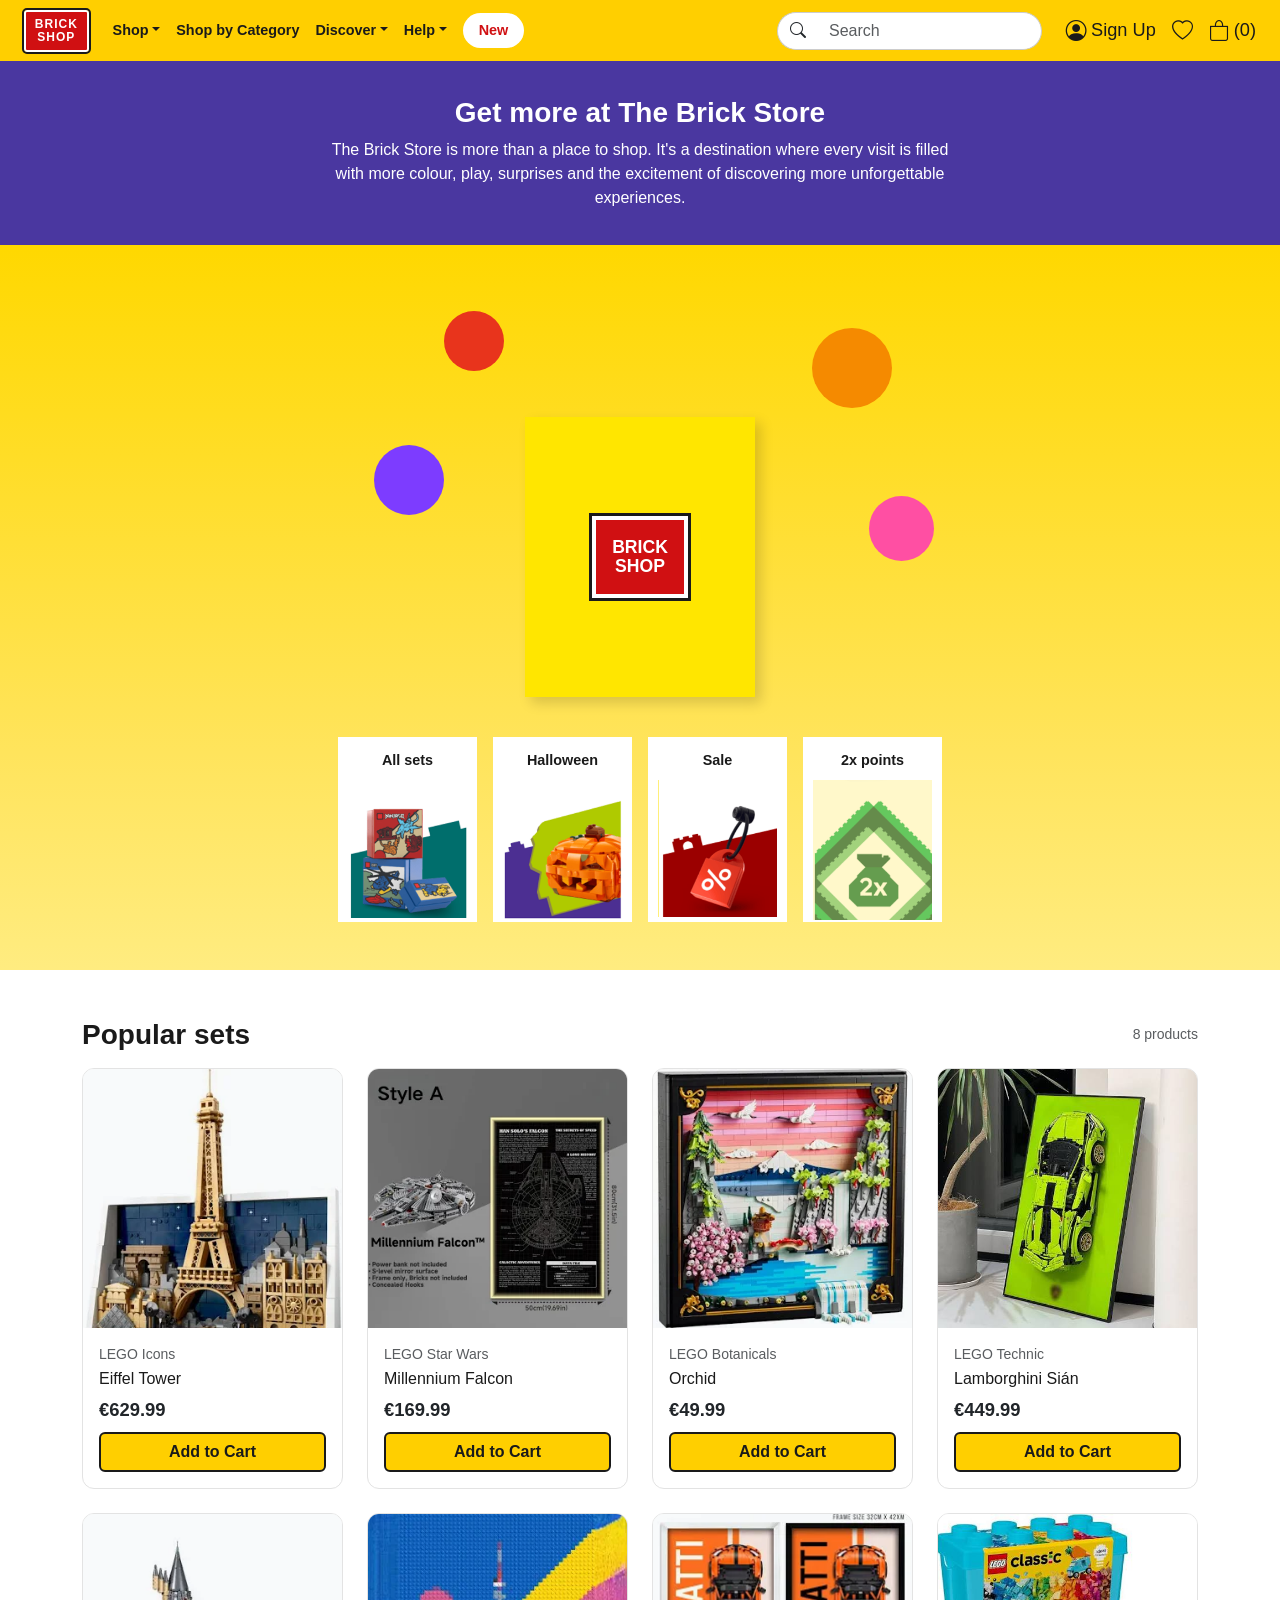
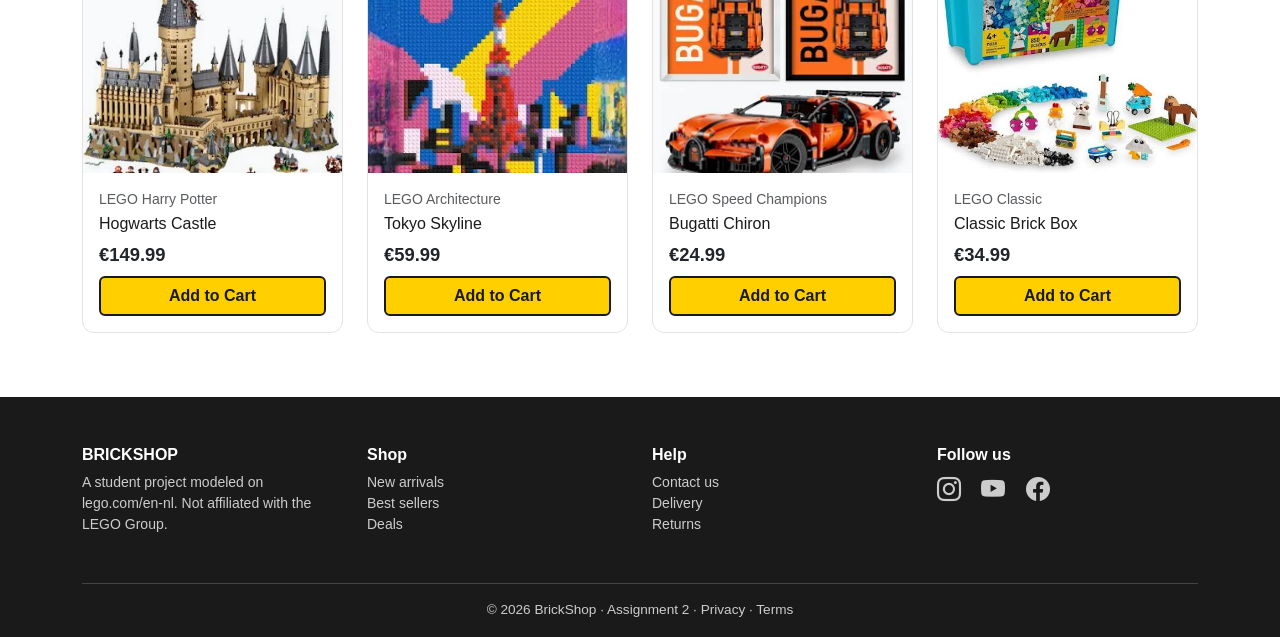
<file: midterm/Task_2/index.html>
<!DOCTYPE html>
<html lang="en">
<head>
  <meta charset="UTF-8">
  <meta name="viewport" content="width=device-width, initial-scale=1">
  <title>BrickShop – Home</title>
  <link href="https://cdn.jsdelivr.net/npm/bootstrap@5.3.3/dist/css/bootstrap.min.css" rel="stylesheet">
  <link href="https://cdn.jsdelivr.net/npm/bootstrap-icons@1.11.3/font/bootstrap-icons.css" rel="stylesheet">
  <link href="style.css" rel="stylesheet">
</head>
<body>
  <header class="site-header sticky-top">
    <nav class="navbar navbar-expand-lg" aria-label="Main navigation">
      <div class="container-fluid px-3 px-lg-4">
        <a class="navbar-brand me-3" href="index.html">BRICK<br>SHOP</a>

        <button class="navbar-toggler ms-auto me-2" type="button" data-bs-toggle="collapse" data-bs-target="#mainNav" aria-controls="mainNav" aria-expanded="false" aria-label="Toggle navigation">
          <span class="navbar-toggler-icon"></span>
        </button>

        <div class="header-actions d-flex align-items-center gap-3">
          <a href="#" class="header-icon d-none d-md-flex"><i class="bi bi-person-circle"></i><span class="small ms-1">Sign Up</span></a>
          <a href="#" class="header-icon" aria-label="Wishlist"><i class="bi bi-heart"></i></a>
          <a href="checkout.html" class="header-icon" aria-label="Shopping bag"><i class="bi bi-bag"></i><span class="small ms-1">(0)</span></a>
        </div>

        <div class="collapse navbar-collapse" id="mainNav">
          <ul class="navbar-nav me-auto mb-2 mb-lg-0 align-items-lg-center">
            <li class="nav-item dropdown">
              <a class="nav-link dropdown-toggle" href="#" role="button" data-bs-toggle="dropdown">Shop</a>
              <ul class="dropdown-menu">
                <li><a class="dropdown-item" href="index.html">All sets</a></li>
                <li><a class="dropdown-item" href="#">Themes</a></li>
                <li><a class="dropdown-item" href="#">Gifts</a></li>
              </ul>
            </li>

            <!-- ===== TASK 1: MEGA MENU ===== -->
            <li class="nav-item mega-item">
              <a class="nav-link mega-trigger" href="#" aria-haspopup="true">Shop by Category</a>

              <!-- Desktop version (shown from BP and wider): K = 4 columns -->
              <div class="mega-panel">
                <div class="container">
                  <div class="mega-grid">
                    <div class="mega-col">
                      <h3 class="mega-heading" id="mc-themes">Themes</h3>
                      <ul aria-labelledby="mc-themes">
                        <li><a href="#">Star Wars</a></li>
                        <li><a href="#">Harry Potter</a></li>
                        <li><a href="#">Technic</a></li>
                        <li><a href="#">Icons</a></li>
                        <li><a href="#">Speed Champions</a></li>
                      </ul>
                    </div>
                    <div class="mega-col">
                      <h3 class="mega-heading" id="mc-age">Shop by Age</h3>
                      <ul aria-labelledby="mc-age">
                        <li><a href="#">Ages 4+</a></li>
                        <li><a href="#">Ages 6+</a></li>
                        <li><a href="#">Ages 9+</a></li>
                        <li><a href="#">Ages 12+</a></li>
                        <li><a href="#">Ages 18+</a></li>
                      </ul>
                    </div>
                    <div class="mega-col">
                      <h3 class="mega-heading" id="mc-price">Shop by Price</h3>
                      <ul aria-labelledby="mc-price">
                        <li><a href="#">Under €25</a></li>
                        <li><a href="#">€25 – €50</a></li>
                        <li><a href="#">€50 – €100</a></li>
                        <li><a href="#">€100 – €250</a></li>
                        <li><a href="#">Over €250</a></li>
                      </ul>
                    </div>
                    <div class="mega-col">
                      <h3 class="mega-heading" id="mc-gifts">Gifts &amp; More</h3>
                      <ul aria-labelledby="mc-gifts">
                        <li><a href="#">Gifts for Kids</a></li>
                        <li><a href="#">Gifts for Adults</a></li>
                        <li><a href="#">Best Sellers</a></li>
                        <li><a href="#">New Arrivals</a></li>
                        <li><a href="#">Sale</a></li>
                      </ul>
                    </div>
                  </div>
                </div>
              </div>

              <!-- Mobile version (below BP): same K groups as an accordion -->
              <div class="mega-accordion">
                <details>
                  <summary>Themes</summary>
                  <ul>
                    <li><a href="#">Star Wars</a></li>
                    <li><a href="#">Harry Potter</a></li>
                    <li><a href="#">Technic</a></li>
                    <li><a href="#">Icons</a></li>
                    <li><a href="#">Speed Champions</a></li>
                  </ul>
                </details>
                <details>
                  <summary>Shop by Age</summary>
                  <ul>
                    <li><a href="#">Ages 4+</a></li>
                    <li><a href="#">Ages 6+</a></li>
                    <li><a href="#">Ages 9+</a></li>
                    <li><a href="#">Ages 12+</a></li>
                    <li><a href="#">Ages 18+</a></li>
                  </ul>
                </details>
                <details>
                  <summary>Shop by Price</summary>
                  <ul>
                    <li><a href="#">Under €25</a></li>
                    <li><a href="#">€25 – €50</a></li>
                    <li><a href="#">€50 – €100</a></li>
                    <li><a href="#">€100 – €250</a></li>
                    <li><a href="#">Over €250</a></li>
                  </ul>
                </details>
                <details>
                  <summary>Gifts &amp; More</summary>
                  <ul>
                    <li><a href="#">Gifts for Kids</a></li>
                    <li><a href="#">Gifts for Adults</a></li>
                    <li><a href="#">Best Sellers</a></li>
                    <li><a href="#">New Arrivals</a></li>
                    <li><a href="#">Sale</a></li>
                  </ul>
                </details>
              </div>
            </li>
            <!-- ===== END TASK 1 ===== -->

            <li class="nav-item dropdown">
              <a class="nav-link dropdown-toggle" href="#" role="button" data-bs-toggle="dropdown">Discover</a>
              <ul class="dropdown-menu">
                <li><a class="dropdown-item" href="#">Ideas</a></li>
                <li><a class="dropdown-item" href="#">Events</a></li>
              </ul>
            </li>
            <li class="nav-item dropdown">
              <a class="nav-link dropdown-toggle" href="#" role="button" data-bs-toggle="dropdown">Help</a>
              <ul class="dropdown-menu">
                <li><a class="dropdown-item" href="#">Contact us</a></li>
                <li><a class="dropdown-item" href="#">Delivery</a></li>
              </ul>
            </li>
            <li class="nav-item ms-lg-2 my-2 my-lg-0"><a class="new-pill" href="#">New</a></li>
          </ul>
          <form class="search-form ms-lg-auto me-lg-4" role="search" action="#">
            <div class="input-group">
              <span class="input-group-text"><i class="bi bi-search"></i></span>
              <input class="form-control" type="search" placeholder="Search" aria-label="Search">
            </div>
          </form>
        </div>
      </div>
    </nav>
  </header>

  <main>
    <section class="intro-banner text-center text-white">
      <div class="container">
        <h1 class="h3 fw-bold">Get more at The Brick Store</h1>
        <p class="mx-auto mb-0">The Brick Store is more than a place to shop. It's a destination where every visit is filled with more colour, play, surprises and the excitement of discovering more unforgettable experiences.</p>
      </div>
    </section>

    <section class="hero-yellow">
      <div class="container text-center">
        <div class="hero-art mx-auto">
          <span class="float-item fi-1"></span><span class="float-item fi-2"></span>
          <span class="float-item fi-3"></span><span class="float-item fi-4"></span>
          <div class="hero-bag"><div class="bag-logo">BRICK<br>SHOP</div></div>
        </div>

        <div class="row row-cols-2 row-cols-md-4 g-2 g-md-3 justify-content-center category-tiles">
          <div class="col"><a href="#products" class="tile"><span>All sets</span><img src="images/sets.png" alt="All sets"></a></div>
          <div class="col"><a href="#products" class="tile"><span>Halloween</span><img src="images/halloween.png" alt="Halloween"></a></div>
          <div class="col"><a href="#products" class="tile"><span>Sale</span><img src="images/sale.png" alt="Sale"></a></div>
          <div class="col"><a href="#products" class="tile"><span>2x points</span><img src="images/points.png" alt="2x points"></a></div>
        </div>
      </div>
    </section>

    <section class="container mt-5" id="products">
      <div class="d-flex justify-content-between align-items-center mb-3">
        <h2 class="fw-bold fs-3 mb-0">Popular sets</h2>
        <span class="text-muted small">8 products</span>
      </div>
      <div class="row row-cols-1 row-cols-sm-2 row-cols-lg-4 g-4">
        <div class="col">
          <div class="card product-card h-100">
            <a href="product.html" class="card-img-wrap"><img src="images/ET1.jpg" alt="Eiffel Tower"></a>
            <div class="card-body d-flex flex-column">
              <small class="text-muted">LEGO Icons</small>
              <h5 class="card-title fs-6 mt-1"><a href="product.html">Eiffel Tower</a></h5>
              <p class="price mt-auto mb-2">€629.99</p>
              <button type="button" class="btn btn-lego w-100">Add to Cart</button>
            </div>
          </div>
        </div>
        <div class="col">
          <div class="card product-card h-100">
            <a href="product.html" class="card-img-wrap"><img src="images/mellenium.jpg" alt="Millennium Falcon"></a>
            <div class="card-body d-flex flex-column">
              <small class="text-muted">LEGO Star Wars</small>
              <h5 class="card-title fs-6 mt-1"><a href="product.html">Millennium Falcon</a></h5>
              <p class="price mt-auto mb-2">€169.99</p>
              <button type="button" class="btn btn-lego w-100">Add to Cart</button>
            </div>
          </div>
        </div>
        <div class="col">
          <div class="card product-card h-100">
            <a href="product.html" class="card-img-wrap"><img src="images/orchid.jpg" alt="Orchid"></a>
            <div class="card-body d-flex flex-column">
              <small class="text-muted">LEGO Botanicals</small>
              <h5 class="card-title fs-6 mt-1"><a href="product.html">Orchid</a></h5>
              <p class="price mt-auto mb-2">€49.99</p>
              <button type="button" class="btn btn-lego w-100">Add to Cart</button>
            </div>
          </div>
        </div>
        <div class="col">
          <div class="card product-card h-100">
            <a href="product.html" class="card-img-wrap"><img src="images/lambo.jpg" alt="Lamborghini Sián"></a>
            <div class="card-body d-flex flex-column">
              <small class="text-muted">LEGO Technic</small>
              <h5 class="card-title fs-6 mt-1"><a href="product.html">Lamborghini Sián</a></h5>
              <p class="price mt-auto mb-2">€449.99</p>
              <button type="button" class="btn btn-lego w-100">Add to Cart</button>
            </div>
          </div>
        </div>
        <div class="col">
          <div class="card product-card h-100">
            <a href="product.html" class="card-img-wrap"><img src="images/castle.jpg" alt="Hogwarts Castle"></a>
            <div class="card-body d-flex flex-column">
              <small class="text-muted">LEGO Harry Potter</small>
              <h5 class="card-title fs-6 mt-1"><a href="product.html">Hogwarts Castle</a></h5>
              <p class="price mt-auto mb-2">€149.99</p>
              <button type="button" class="btn btn-lego w-100">Add to Cart</button>
            </div>
          </div>
        </div>
        <div class="col">
          <div class="card product-card h-100">
            <a href="product.html" class="card-img-wrap"><img src="images/skyline.jpg" alt="Tokyo Skyline"></a>
            <div class="card-body d-flex flex-column">
              <small class="text-muted">LEGO Architecture</small>
              <h5 class="card-title fs-6 mt-1"><a href="product.html">Tokyo Skyline</a></h5>
              <p class="price mt-auto mb-2">€59.99</p>
              <button type="button" class="btn btn-lego w-100">Add to Cart</button>
            </div>
          </div>
        </div>
        <div class="col">
          <div class="card product-card h-100">
            <a href="product.html" class="card-img-wrap"><img src="images/bugati.jpg" alt="Bugatti Chiron"></a>
            <div class="card-body d-flex flex-column">
              <small class="text-muted">LEGO Speed Champions</small>
              <h5 class="card-title fs-6 mt-1"><a href="product.html">Bugatti Chiron</a></h5>
              <p class="price mt-auto mb-2">€24.99</p>
              <button type="button" class="btn btn-lego w-100">Add to Cart</button>
            </div>
          </div>
        </div>
        <div class="col">
          <div class="card product-card h-100">
            <a href="product.html" class="card-img-wrap"><img src="images/brick_box.jpg" alt="Classic Brick Box"></a>
            <div class="card-body d-flex flex-column">
              <small class="text-muted">LEGO Classic</small>
              <h5 class="card-title fs-6 mt-1"><a href="product.html">Classic Brick Box</a></h5>
              <p class="price mt-auto mb-2">€34.99</p>
              <button type="button" class="btn btn-lego w-100">Add to Cart</button>
            </div>
          </div>
        </div>
      </div>
    </section>
  </main>

  <footer class="site-footer">
    <div class="container">
      <div class="row g-4">
        <div class="col-12 col-md-6 col-lg-3">
          <h6>BRICKSHOP</h6>
          <p class="small">A student project modeled on lego.com/en-nl. Not affiliated with the LEGO Group.</p>
        </div>
        <div class="col-6 col-md-3 col-lg-3">
          <h6>Shop</h6>
          <ul class="list-unstyled small">
            <li><a href="#">New arrivals</a></li><li><a href="#">Best sellers</a></li><li><a href="#">Deals</a></li>
          </ul>
        </div>
        <div class="col-6 col-md-3 col-lg-3">
          <h6>Help</h6>
          <ul class="list-unstyled small">
            <li><a href="#">Contact us</a></li><li><a href="#">Delivery</a></li><li><a href="#">Returns</a></li>
          </ul>
        </div>
        <div class="col-12 col-md-6 col-lg-3">
          <h6>Follow us</h6>
          <a href="#" class="fs-4 me-3" aria-label="Instagram"><i class="bi bi-instagram"></i></a>
          <a href="#" class="fs-4 me-3" aria-label="YouTube"><i class="bi bi-youtube"></i></a>
          <a href="#" class="fs-4" aria-label="Facebook"><i class="bi bi-facebook"></i></a>
        </div>
      </div>
      <div class="footer-bottom text-center">© 2026 BrickShop · Assignment 2 · Privacy · Terms</div>
    </div>
  </footer>

  <script src="https://cdn.jsdelivr.net/npm/bootstrap@5.3.3/dist/js/bootstrap.bundle.min.js"></script>
</body>
</html>
</file>
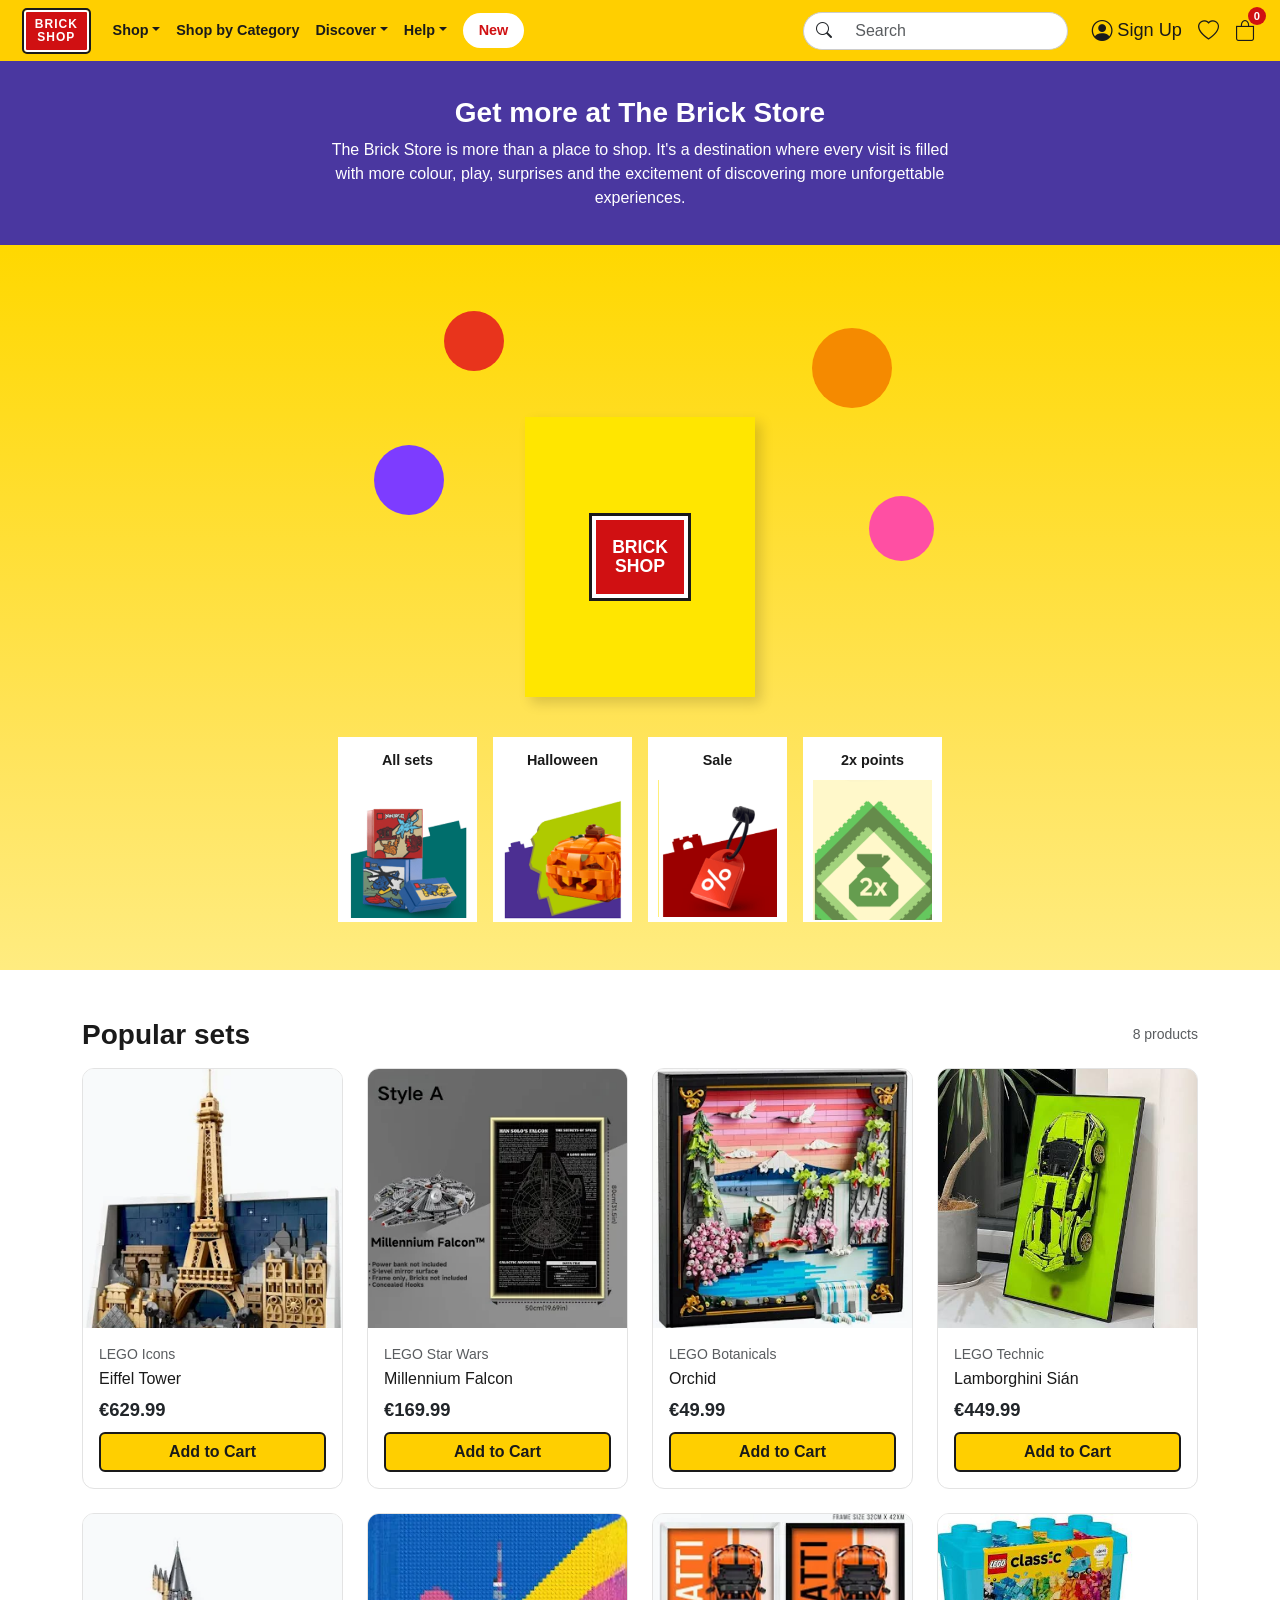
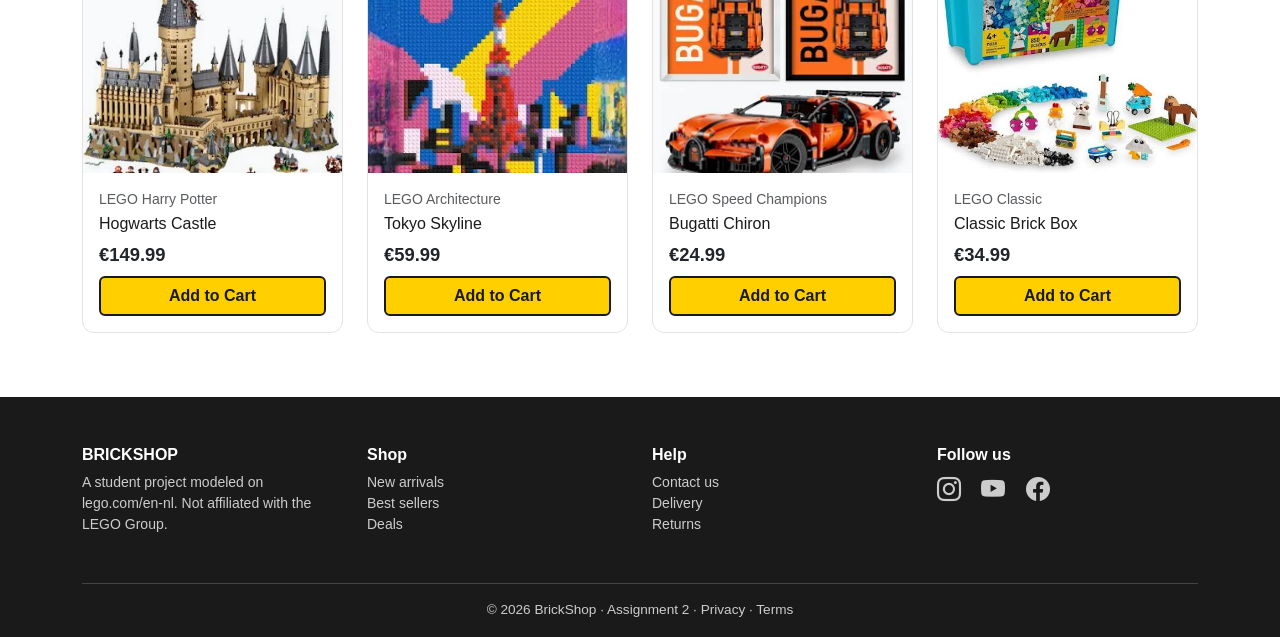
<file: midterm/Task_3/index.html>
<!DOCTYPE html>
<html lang="en">
<head>
  <meta charset="UTF-8">
  <meta name="viewport" content="width=device-width, initial-scale=1">
  <title>BrickShop – Home</title>
  <link href="https://cdn.jsdelivr.net/npm/bootstrap@5.3.3/dist/css/bootstrap.min.css" rel="stylesheet">
  <link href="https://cdn.jsdelivr.net/npm/bootstrap-icons@1.11.3/font/bootstrap-icons.css" rel="stylesheet">
  <link href="style.css" rel="stylesheet">
</head>
<body>
  <header class="site-header sticky-top">
    <nav class="navbar navbar-expand-lg" aria-label="Main navigation">
      <div class="container-fluid px-3 px-lg-4">
        <a class="navbar-brand me-3" href="index.html">BRICK<br>SHOP</a>

        <button class="navbar-toggler ms-auto me-2" type="button" data-bs-toggle="collapse" data-bs-target="#mainNav" aria-controls="mainNav" aria-expanded="false" aria-label="Toggle navigation">
          <span class="navbar-toggler-icon"></span>
        </button>

        <div class="header-actions d-flex align-items-center gap-3">
          <a href="#" class="header-icon d-none d-md-flex"><i class="bi bi-person-circle"></i><span class="small ms-1">Sign Up</span></a>
          <a href="#" class="header-icon" aria-label="Wishlist"><i class="bi bi-heart"></i></a>
          <div class="cart-wrap">
            <a href="checkout.html" class="header-icon" id="cartToggle" aria-label="Shopping bag" aria-controls="miniCart" aria-expanded="false"><i class="bi bi-bag"></i><span class="cart-badge" id="cartBadge">0</span></a>

            <!-- ===== TASK 3: MINI CART PANEL ===== -->
            <div class="mini-cart" id="miniCart" hidden>
              <h2 class="mini-cart-title">Your cart</h2>
              <ul class="mini-cart-list" id="cartList"></ul>
              <p class="mini-cart-total">Total: <strong id="cartTotal">€0.00</strong></p>
              <a href="checkout.html" class="btn btn-lego btn-sm w-100">Go to checkout</a>
            </div>
          </div>
        </div>

        <div class="collapse navbar-collapse" id="mainNav">
          <ul class="navbar-nav me-auto mb-2 mb-lg-0 align-items-lg-center">
            <li class="nav-item dropdown">
              <a class="nav-link dropdown-toggle" href="#" role="button" data-bs-toggle="dropdown">Shop</a>
              <ul class="dropdown-menu">
                <li><a class="dropdown-item" href="index.html">All sets</a></li>
                <li><a class="dropdown-item" href="#">Themes</a></li>
                <li><a class="dropdown-item" href="#">Gifts</a></li>
              </ul>
            </li>

            <!-- ===== TASK 1: MEGA MENU ===== -->
            <li class="nav-item mega-item">
              <a class="nav-link mega-trigger" href="#" aria-haspopup="true">Shop by Category</a>

              <!-- Desktop version (shown from BP and wider): K = 4 columns -->
              <div class="mega-panel">
                <div class="container">
                  <div class="mega-grid">
                    <div class="mega-col">
                      <h3 class="mega-heading" id="mc-themes">Themes</h3>
                      <ul aria-labelledby="mc-themes">
                        <li><a href="#">Star Wars</a></li>
                        <li><a href="#">Harry Potter</a></li>
                        <li><a href="#">Technic</a></li>
                        <li><a href="#">Icons</a></li>
                        <li><a href="#">Speed Champions</a></li>
                      </ul>
                    </div>
                    <div class="mega-col">
                      <h3 class="mega-heading" id="mc-age">Shop by Age</h3>
                      <ul aria-labelledby="mc-age">
                        <li><a href="#">Ages 4+</a></li>
                        <li><a href="#">Ages 6+</a></li>
                        <li><a href="#">Ages 9+</a></li>
                        <li><a href="#">Ages 12+</a></li>
                        <li><a href="#">Ages 18+</a></li>
                      </ul>
                    </div>
                    <div class="mega-col">
                      <h3 class="mega-heading" id="mc-price">Shop by Price</h3>
                      <ul aria-labelledby="mc-price">
                        <li><a href="#">Under €25</a></li>
                        <li><a href="#">€25 – €50</a></li>
                        <li><a href="#">€50 – €100</a></li>
                        <li><a href="#">€100 – €250</a></li>
                        <li><a href="#">Over €250</a></li>
                      </ul>
                    </div>
                    <div class="mega-col">
                      <h3 class="mega-heading" id="mc-gifts">Gifts &amp; More</h3>
                      <ul aria-labelledby="mc-gifts">
                        <li><a href="#">Gifts for Kids</a></li>
                        <li><a href="#">Gifts for Adults</a></li>
                        <li><a href="#">Best Sellers</a></li>
                        <li><a href="#">New Arrivals</a></li>
                        <li><a href="#">Sale</a></li>
                      </ul>
                    </div>
                  </div>
                </div>
              </div>

              <!-- Mobile version (below BP): same K groups as an accordion -->
              <div class="mega-accordion">
                <details>
                  <summary>Themes</summary>
                  <ul>
                    <li><a href="#">Star Wars</a></li>
                    <li><a href="#">Harry Potter</a></li>
                    <li><a href="#">Technic</a></li>
                    <li><a href="#">Icons</a></li>
                    <li><a href="#">Speed Champions</a></li>
                  </ul>
                </details>
                <details>
                  <summary>Shop by Age</summary>
                  <ul>
                    <li><a href="#">Ages 4+</a></li>
                    <li><a href="#">Ages 6+</a></li>
                    <li><a href="#">Ages 9+</a></li>
                    <li><a href="#">Ages 12+</a></li>
                    <li><a href="#">Ages 18+</a></li>
                  </ul>
                </details>
                <details>
                  <summary>Shop by Price</summary>
                  <ul>
                    <li><a href="#">Under €25</a></li>
                    <li><a href="#">€25 – €50</a></li>
                    <li><a href="#">€50 – €100</a></li>
                    <li><a href="#">€100 – €250</a></li>
                    <li><a href="#">Over €250</a></li>
                  </ul>
                </details>
                <details>
                  <summary>Gifts &amp; More</summary>
                  <ul>
                    <li><a href="#">Gifts for Kids</a></li>
                    <li><a href="#">Gifts for Adults</a></li>
                    <li><a href="#">Best Sellers</a></li>
                    <li><a href="#">New Arrivals</a></li>
                    <li><a href="#">Sale</a></li>
                  </ul>
                </details>
              </div>
            </li>
            <!-- ===== END TASK 1 ===== -->

            <li class="nav-item dropdown">
              <a class="nav-link dropdown-toggle" href="#" role="button" data-bs-toggle="dropdown">Discover</a>
              <ul class="dropdown-menu">
                <li><a class="dropdown-item" href="#">Ideas</a></li>
                <li><a class="dropdown-item" href="#">Events</a></li>
              </ul>
            </li>
            <li class="nav-item dropdown">
              <a class="nav-link dropdown-toggle" href="#" role="button" data-bs-toggle="dropdown">Help</a>
              <ul class="dropdown-menu">
                <li><a class="dropdown-item" href="#">Contact us</a></li>
                <li><a class="dropdown-item" href="#">Delivery</a></li>
              </ul>
            </li>
            <li class="nav-item ms-lg-2 my-2 my-lg-0"><a class="new-pill" href="#">New</a></li>
          </ul>
          <form class="search-form ms-lg-auto me-lg-4" role="search" action="#">
            <div class="input-group">
              <span class="input-group-text"><i class="bi bi-search"></i></span>
              <input class="form-control" type="search" placeholder="Search" aria-label="Search">
            </div>
          </form>
        </div>
      </div>
    </nav>
  </header>

  <main>
    <section class="intro-banner text-center text-white">
      <div class="container">
        <h1 class="h3 fw-bold">Get more at The Brick Store</h1>
        <p class="mx-auto mb-0">The Brick Store is more than a place to shop. It's a destination where every visit is filled with more colour, play, surprises and the excitement of discovering more unforgettable experiences.</p>
      </div>
    </section>

    <section class="hero-yellow">
      <div class="container text-center">
        <div class="hero-art mx-auto">
          <span class="float-item fi-1"></span><span class="float-item fi-2"></span>
          <span class="float-item fi-3"></span><span class="float-item fi-4"></span>
          <div class="hero-bag"><div class="bag-logo">BRICK<br>SHOP</div></div>
        </div>

        <div class="row row-cols-2 row-cols-md-4 g-2 g-md-3 justify-content-center category-tiles">
          <div class="col"><a href="#products" class="tile"><span>All sets</span><img src="images/sets.png" alt="All sets"></a></div>
          <div class="col"><a href="#products" class="tile"><span>Halloween</span><img src="images/halloween.png" alt="Halloween"></a></div>
          <div class="col"><a href="#products" class="tile"><span>Sale</span><img src="images/sale.png" alt="Sale"></a></div>
          <div class="col"><a href="#products" class="tile"><span>2x points</span><img src="images/points.png" alt="2x points"></a></div>
        </div>
      </div>
    </section>

    <section class="container mt-5" id="products">
      <div class="d-flex justify-content-between align-items-center mb-3">
        <h2 class="fw-bold fs-3 mb-0">Popular sets</h2>
        <span class="text-muted small">8 products</span>
      </div>
      <div class="row row-cols-1 row-cols-sm-2 row-cols-lg-4 g-4">
        <div class="col">
          <div class="card product-card h-100">
            <a href="product.html" class="card-img-wrap"><img src="images/ET1.jpg" alt="Eiffel Tower"></a>
            <div class="card-body d-flex flex-column">
              <small class="text-muted">LEGO Icons</small>
              <h5 class="card-title fs-6 mt-1"><a href="product.html">Eiffel Tower</a></h5>
              <p class="price mt-auto mb-2">€629.99</p>
              <button type="button" class="btn btn-lego w-100">Add to Cart</button>
            </div>
          </div>
        </div>
        <div class="col">
          <div class="card product-card h-100">
            <a href="product.html" class="card-img-wrap"><img src="images/mellenium.jpg" alt="Millennium Falcon"></a>
            <div class="card-body d-flex flex-column">
              <small class="text-muted">LEGO Star Wars</small>
              <h5 class="card-title fs-6 mt-1"><a href="product.html">Millennium Falcon</a></h5>
              <p class="price mt-auto mb-2">€169.99</p>
              <button type="button" class="btn btn-lego w-100">Add to Cart</button>
            </div>
          </div>
        </div>
        <div class="col">
          <div class="card product-card h-100">
            <a href="product.html" class="card-img-wrap"><img src="images/orchid.jpg" alt="Orchid"></a>
            <div class="card-body d-flex flex-column">
              <small class="text-muted">LEGO Botanicals</small>
              <h5 class="card-title fs-6 mt-1"><a href="product.html">Orchid</a></h5>
              <p class="price mt-auto mb-2">€49.99</p>
              <button type="button" class="btn btn-lego w-100">Add to Cart</button>
            </div>
          </div>
        </div>
        <div class="col">
          <div class="card product-card h-100">
            <a href="product.html" class="card-img-wrap"><img src="images/lambo.jpg" alt="Lamborghini Sián"></a>
            <div class="card-body d-flex flex-column">
              <small class="text-muted">LEGO Technic</small>
              <h5 class="card-title fs-6 mt-1"><a href="product.html">Lamborghini Sián</a></h5>
              <p class="price mt-auto mb-2">€449.99</p>
              <button type="button" class="btn btn-lego w-100">Add to Cart</button>
            </div>
          </div>
        </div>
        <div class="col">
          <div class="card product-card h-100">
            <a href="product.html" class="card-img-wrap"><img src="images/castle.jpg" alt="Hogwarts Castle"></a>
            <div class="card-body d-flex flex-column">
              <small class="text-muted">LEGO Harry Potter</small>
              <h5 class="card-title fs-6 mt-1"><a href="product.html">Hogwarts Castle</a></h5>
              <p class="price mt-auto mb-2">€149.99</p>
              <button type="button" class="btn btn-lego w-100">Add to Cart</button>
            </div>
          </div>
        </div>
        <div class="col">
          <div class="card product-card h-100">
            <a href="product.html" class="card-img-wrap"><img src="images/skyline.jpg" alt="Tokyo Skyline"></a>
            <div class="card-body d-flex flex-column">
              <small class="text-muted">LEGO Architecture</small>
              <h5 class="card-title fs-6 mt-1"><a href="product.html">Tokyo Skyline</a></h5>
              <p class="price mt-auto mb-2">€59.99</p>
              <button type="button" class="btn btn-lego w-100">Add to Cart</button>
            </div>
          </div>
        </div>
        <div class="col">
          <div class="card product-card h-100">
            <a href="product.html" class="card-img-wrap"><img src="images/bugati.jpg" alt="Bugatti Chiron"></a>
            <div class="card-body d-flex flex-column">
              <small class="text-muted">LEGO Speed Champions</small>
              <h5 class="card-title fs-6 mt-1"><a href="product.html">Bugatti Chiron</a></h5>
              <p class="price mt-auto mb-2">€24.99</p>
              <button type="button" class="btn btn-lego w-100">Add to Cart</button>
            </div>
          </div>
        </div>
        <div class="col">
          <div class="card product-card h-100">
            <a href="product.html" class="card-img-wrap"><img src="images/brick_box.jpg" alt="Classic Brick Box"></a>
            <div class="card-body d-flex flex-column">
              <small class="text-muted">LEGO Classic</small>
              <h5 class="card-title fs-6 mt-1"><a href="product.html">Classic Brick Box</a></h5>
              <p class="price mt-auto mb-2">€34.99</p>
              <button type="button" class="btn btn-lego w-100">Add to Cart</button>
            </div>
          </div>
        </div>
      </div>
    </section>
  </main>

  <footer class="site-footer">
    <div class="container">
      <div class="row g-4">
        <div class="col-12 col-md-6 col-lg-3">
          <h6>BRICKSHOP</h6>
          <p class="small">A student project modeled on lego.com/en-nl. Not affiliated with the LEGO Group.</p>
        </div>
        <div class="col-6 col-md-3 col-lg-3">
          <h6>Shop</h6>
          <ul class="list-unstyled small">
            <li><a href="#">New arrivals</a></li><li><a href="#">Best sellers</a></li><li><a href="#">Deals</a></li>
          </ul>
        </div>
        <div class="col-6 col-md-3 col-lg-3">
          <h6>Help</h6>
          <ul class="list-unstyled small">
            <li><a href="#">Contact us</a></li><li><a href="#">Delivery</a></li><li><a href="#">Returns</a></li>
          </ul>
        </div>
        <div class="col-12 col-md-6 col-lg-3">
          <h6>Follow us</h6>
          <a href="#" class="fs-4 me-3" aria-label="Instagram"><i class="bi bi-instagram"></i></a>
          <a href="#" class="fs-4 me-3" aria-label="YouTube"><i class="bi bi-youtube"></i></a>
          <a href="#" class="fs-4" aria-label="Facebook"><i class="bi bi-facebook"></i></a>
        </div>
      </div>
      <div class="footer-bottom text-center">© 2026 BrickShop · Assignment 2 · Privacy · Terms</div>
    </div>
  </footer>

  <script src="https://cdn.jsdelivr.net/npm/bootstrap@5.3.3/dist/js/bootstrap.bundle.min.js"></script>
  <script src="script.js"></script>
</body>
</html>
</file>
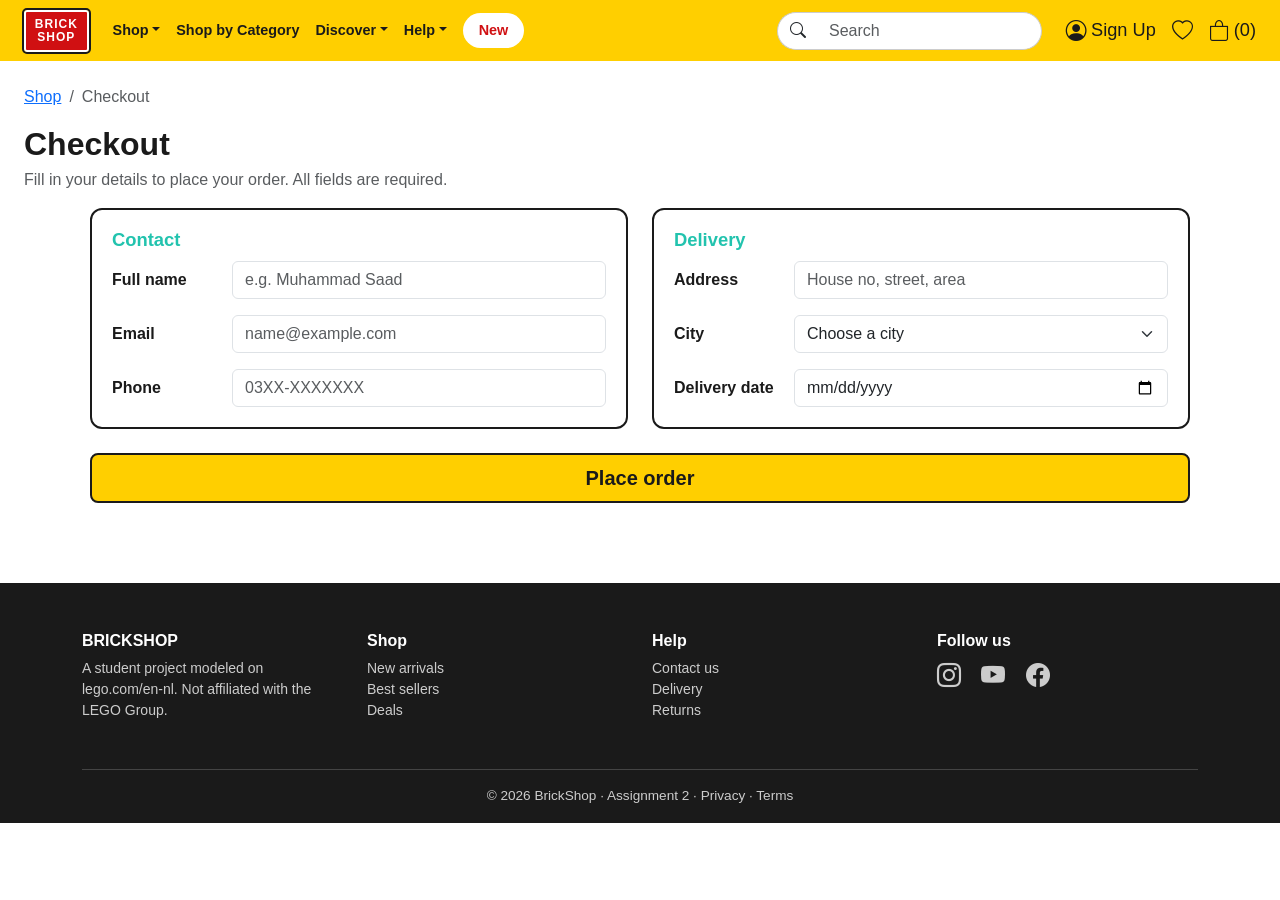
<file: midterm/Task_2/Checkout.html>
<!DOCTYPE html>
<html lang="en">
<head>
  <meta charset="UTF-8">
  <meta name="viewport" content="width=device-width, initial-scale=1">
  <title>BrickShop – Checkout</title>
  <link href="https://cdn.jsdelivr.net/npm/bootstrap@5.3.3/dist/css/bootstrap.min.css" rel="stylesheet">
  <link href="https://cdn.jsdelivr.net/npm/bootstrap-icons@1.11.3/font/bootstrap-icons.css" rel="stylesheet">
  <link href="style.css" rel="stylesheet">
</head>
<body>
  <header class="site-header sticky-top">
    <nav class="navbar navbar-expand-lg" aria-label="Main navigation">
      <div class="container-fluid px-3 px-lg-4">
        <a class="navbar-brand me-3" href="index.html">BRICK<br>SHOP</a>

        <button class="navbar-toggler ms-auto me-2" type="button" data-bs-toggle="collapse" data-bs-target="#mainNav" aria-controls="mainNav" aria-expanded="false" aria-label="Toggle navigation">
          <span class="navbar-toggler-icon"></span>
        </button>

        <div class="header-actions d-flex align-items-center gap-3">
          <a href="#" class="header-icon d-none d-md-flex"><i class="bi bi-person-circle"></i><span class="small ms-1">Sign Up</span></a>
          <a href="#" class="header-icon" aria-label="Wishlist"><i class="bi bi-heart"></i></a>
          <a href="checkout.html" class="header-icon" aria-label="Shopping bag"><i class="bi bi-bag"></i><span class="small ms-1">(0)</span></a>
        </div>

        <div class="collapse navbar-collapse" id="mainNav">
          <ul class="navbar-nav me-auto mb-2 mb-lg-0 align-items-lg-center">
            <li class="nav-item dropdown">
              <a class="nav-link dropdown-toggle" href="#" role="button" data-bs-toggle="dropdown">Shop</a>
              <ul class="dropdown-menu">
                <li><a class="dropdown-item" href="index.html">All sets</a></li>
                <li><a class="dropdown-item" href="#">Themes</a></li>
                <li><a class="dropdown-item" href="#">Gifts</a></li>
              </ul>
            </li>

            <!-- ===== TASK 1: MEGA MENU ===== -->
            <li class="nav-item mega-item">
              <a class="nav-link mega-trigger" href="#" aria-haspopup="true">Shop by Category</a>

              <!-- Desktop version (shown from BP and wider): K = 4 columns -->
              <div class="mega-panel">
                <div class="container">
                  <div class="mega-grid">
                    <div class="mega-col">
                      <h3 class="mega-heading" id="mc-themes">Themes</h3>
                      <ul aria-labelledby="mc-themes">
                        <li><a href="#">Star Wars</a></li>
                        <li><a href="#">Harry Potter</a></li>
                        <li><a href="#">Technic</a></li>
                        <li><a href="#">Icons</a></li>
                        <li><a href="#">Speed Champions</a></li>
                      </ul>
                    </div>
                    <div class="mega-col">
                      <h3 class="mega-heading" id="mc-age">Shop by Age</h3>
                      <ul aria-labelledby="mc-age">
                        <li><a href="#">Ages 4+</a></li>
                        <li><a href="#">Ages 6+</a></li>
                        <li><a href="#">Ages 9+</a></li>
                        <li><a href="#">Ages 12+</a></li>
                        <li><a href="#">Ages 18+</a></li>
                      </ul>
                    </div>
                    <div class="mega-col">
                      <h3 class="mega-heading" id="mc-price">Shop by Price</h3>
                      <ul aria-labelledby="mc-price">
                        <li><a href="#">Under €25</a></li>
                        <li><a href="#">€25 – €50</a></li>
                        <li><a href="#">€50 – €100</a></li>
                        <li><a href="#">€100 – €250</a></li>
                        <li><a href="#">Over €250</a></li>
                      </ul>
                    </div>
                    <div class="mega-col">
                      <h3 class="mega-heading" id="mc-gifts">Gifts &amp; More</h3>
                      <ul aria-labelledby="mc-gifts">
                        <li><a href="#">Gifts for Kids</a></li>
                        <li><a href="#">Gifts for Adults</a></li>
                        <li><a href="#">Best Sellers</a></li>
                        <li><a href="#">New Arrivals</a></li>
                        <li><a href="#">Sale</a></li>
                      </ul>
                    </div>
                  </div>
                </div>
              </div>

              <!-- Mobile version (below BP): same K groups as an accordion -->
              <div class="mega-accordion">
                <details>
                  <summary>Themes</summary>
                  <ul>
                    <li><a href="#">Star Wars</a></li>
                    <li><a href="#">Harry Potter</a></li>
                    <li><a href="#">Technic</a></li>
                    <li><a href="#">Icons</a></li>
                    <li><a href="#">Speed Champions</a></li>
                  </ul>
                </details>
                <details>
                  <summary>Shop by Age</summary>
                  <ul>
                    <li><a href="#">Ages 4+</a></li>
                    <li><a href="#">Ages 6+</a></li>
                    <li><a href="#">Ages 9+</a></li>
                    <li><a href="#">Ages 12+</a></li>
                    <li><a href="#">Ages 18+</a></li>
                  </ul>
                </details>
                <details>
                  <summary>Shop by Price</summary>
                  <ul>
                    <li><a href="#">Under €25</a></li>
                    <li><a href="#">€25 – €50</a></li>
                    <li><a href="#">€50 – €100</a></li>
                    <li><a href="#">€100 – €250</a></li>
                    <li><a href="#">Over €250</a></li>
                  </ul>
                </details>
                <details>
                  <summary>Gifts &amp; More</summary>
                  <ul>
                    <li><a href="#">Gifts for Kids</a></li>
                    <li><a href="#">Gifts for Adults</a></li>
                    <li><a href="#">Best Sellers</a></li>
                    <li><a href="#">New Arrivals</a></li>
                    <li><a href="#">Sale</a></li>
                  </ul>
                </details>
              </div>
            </li>
            <!-- ===== END TASK 1 ===== -->

            <li class="nav-item dropdown">
              <a class="nav-link dropdown-toggle" href="#" role="button" data-bs-toggle="dropdown">Discover</a>
              <ul class="dropdown-menu">
                <li><a class="dropdown-item" href="#">Ideas</a></li>
                <li><a class="dropdown-item" href="#">Events</a></li>
              </ul>
            </li>
            <li class="nav-item dropdown">
              <a class="nav-link dropdown-toggle" href="#" role="button" data-bs-toggle="dropdown">Help</a>
              <ul class="dropdown-menu">
                <li><a class="dropdown-item" href="#">Contact us</a></li>
                <li><a class="dropdown-item" href="#">Delivery</a></li>
              </ul>
            </li>
            <li class="nav-item ms-lg-2 my-2 my-lg-0"><a class="new-pill" href="#">New</a></li>
          </ul>
          <form class="search-form ms-lg-auto me-lg-4" role="search" action="#">
            <div class="input-group">
              <span class="input-group-text"><i class="bi bi-search"></i></span>
              <input class="form-control" type="search" placeholder="Search" aria-label="Search">
            </div>
          </form>
        </div>
      </div>
    </nav>
  </header>

  <main class="container-fluid px-3 px-lg-4 mt-4">
    <nav aria-label="breadcrumb">
      <ol class="breadcrumb">
        <li class="breadcrumb-item"><a href="index.html">Shop</a></li>
        <li class="breadcrumb-item active" aria-current="page">Checkout</li>
      </ol>
    </nav>

    <h1 class="h2 fw-bold mb-1">Checkout</h1>
    <p class="text-muted">Fill in your details to place your order. All fields are required.</p>

    <!-- ===== TASK 2: HTML5 validation only (no JavaScript) ===== -->
    <form class="checkout-form" action="#" method="get">

      <fieldset class="checkout-fieldset">
        <legend>Contact</legend>

        <div class="field">
          <label for="fullname" class="form-label">Full name</label>
          <input id="fullname" name="fullname" type="text" class="form-control"
                 required minlength="3" autocomplete="name"
                 placeholder="e.g. Muhammad Saad" aria-describedby="fullname-err">
          <span class="error-msg" id="fullname-err">Enter your full name (at least 3 characters).</span>
        </div>

        <div class="field">
          <label for="email" class="form-label">Email</label>
          <input id="email" name="email" type="email" class="form-control"
                 required autocomplete="email"
                 placeholder="name@example.com" aria-describedby="email-err">
          <span class="error-msg" id="email-err">Enter a valid email address.</span>
        </div>

        <div class="field">
          <label for="phone" class="form-label">Phone</label>
          <input id="phone" name="phone" type="tel" class="form-control"
                 required pattern="03[0-9]{2}-[0-9]{7}" inputmode="tel"
                 placeholder="03XX-XXXXXXX" title="Format: 03XX-XXXXXXX"
                 aria-describedby="phone-err">
          <span class="error-msg" id="phone-err">Use the format 03XX-XXXXXXX.</span>
        </div>
      </fieldset>

      <fieldset class="checkout-fieldset">
        <legend>Delivery</legend>

        <div class="field">
          <label for="address" class="form-label">Address</label>
          <input id="address" name="address" type="text" class="form-control"
                 required minlength="5" autocomplete="street-address"
                 placeholder="House no, street, area" aria-describedby="address-err">
          <span class="error-msg" id="address-err">Enter your address (at least 5 characters).</span>
        </div>

        <div class="field">
          <label for="city" class="form-label">City</label>
          <select id="city" name="city" class="form-select" required aria-describedby="city-err">
            <option value="" selected disabled>Choose a city</option>
            <option value="lahore">Lahore</option>
            <option value="islamabad">Islamabad</option>
            <option value="rawalpindi">Rawalpindi</option>
            <option value="karachi">Karachi</option>
            <option value="faisalabad">Faisalabad</option>
            <option value="multan">Multan</option>
          </select>
          <span class="error-msg" id="city-err">Please choose a city.</span>
        </div>

        <div class="field">
          <label for="date" class="form-label">Delivery date</label>
          <input id="date" name="date" type="date" class="form-control"
                 required min="2026-10-29" max="2027-01-13" aria-describedby="date-err">
          <span class="error-msg" id="date-err">Pick a date between 2026-10-29 and 2027-01-13.</span>
        </div>
      </fieldset>

      <div class="submit-row">
        <button type="submit" class="btn btn-lego btn-lg w-100">Place order</button>
      </div>
    </form>
    <!-- ===== END TASK 2 ===== -->
  </main>

  <footer class="site-footer">
    <div class="container">
      <div class="row g-4">
        <div class="col-12 col-md-6 col-lg-3">
          <h6>BRICKSHOP</h6>
          <p class="small">A student project modeled on lego.com/en-nl. Not affiliated with the LEGO Group.</p>
        </div>
        <div class="col-6 col-md-3 col-lg-3">
          <h6>Shop</h6>
          <ul class="list-unstyled small">
            <li><a href="#">New arrivals</a></li><li><a href="#">Best sellers</a></li><li><a href="#">Deals</a></li>
          </ul>
        </div>
        <div class="col-6 col-md-3 col-lg-3">
          <h6>Help</h6>
          <ul class="list-unstyled small">
            <li><a href="#">Contact us</a></li><li><a href="#">Delivery</a></li><li><a href="#">Returns</a></li>
          </ul>
        </div>
        <div class="col-12 col-md-6 col-lg-3">
          <h6>Follow us</h6>
          <a href="#" class="fs-4 me-3" aria-label="Instagram"><i class="bi bi-instagram"></i></a>
          <a href="#" class="fs-4 me-3" aria-label="YouTube"><i class="bi bi-youtube"></i></a>
          <a href="#" class="fs-4" aria-label="Facebook"><i class="bi bi-facebook"></i></a>
        </div>
      </div>
      <div class="footer-bottom text-center">© 2026 BrickShop · Assignment 2 · Privacy · Terms</div>
    </div>
  </footer>

  <script src="https://cdn.jsdelivr.net/npm/bootstrap@5.3.3/dist/js/bootstrap.bundle.min.js"></script>
</body>
</html>
</file>
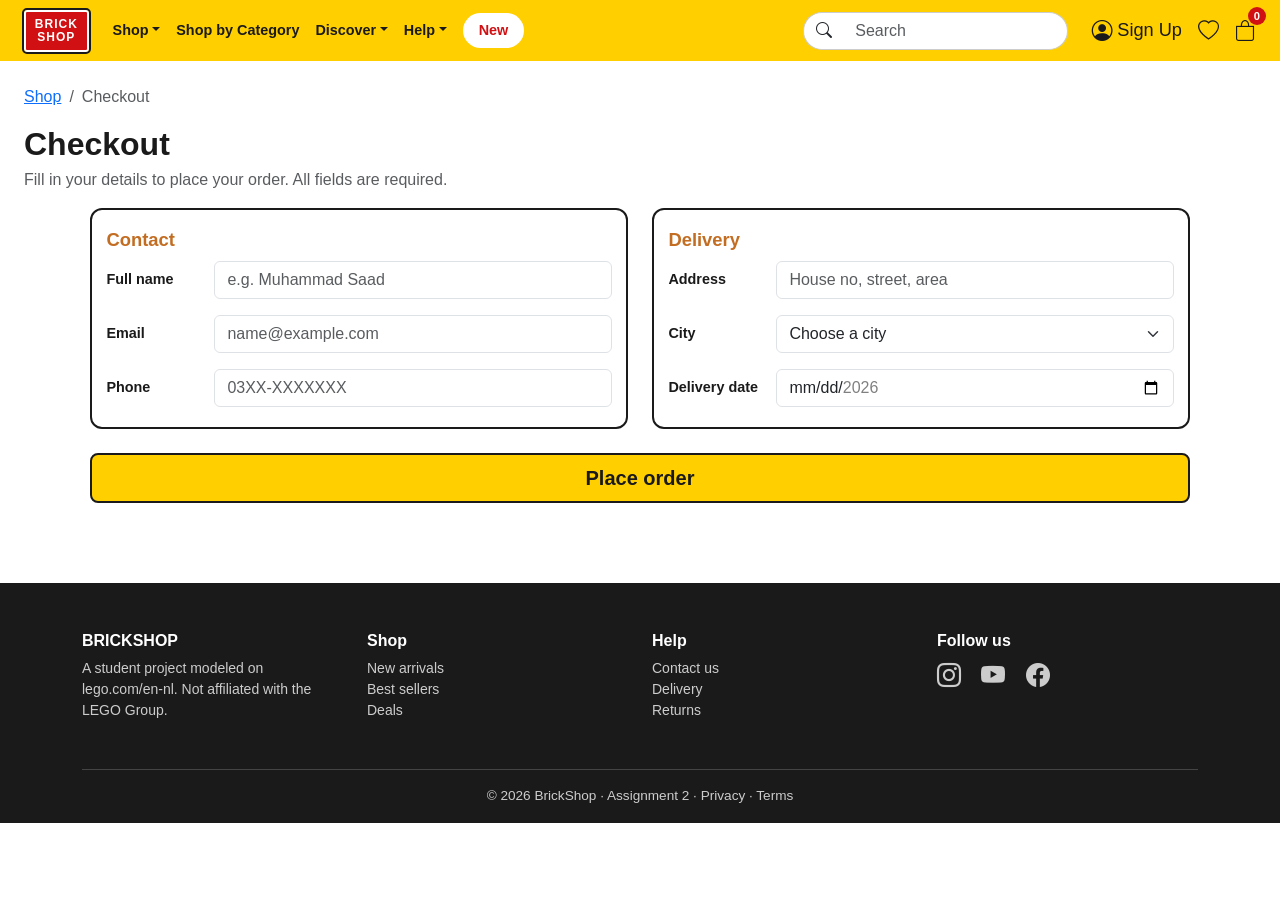
<file: midterm/Task_3/Checkout.html>
<!DOCTYPE html>
<html lang="en">
<head>
  <meta charset="UTF-8">
  <meta name="viewport" content="width=device-width, initial-scale=1">
  <title>BrickShop – Checkout</title>
  <link href="https://cdn.jsdelivr.net/npm/bootstrap@5.3.3/dist/css/bootstrap.min.css" rel="stylesheet">
  <link href="https://cdn.jsdelivr.net/npm/bootstrap-icons@1.11.3/font/bootstrap-icons.css" rel="stylesheet">
  <link href="style.css" rel="stylesheet">
</head>
<body>
  <header class="site-header sticky-top">
    <nav class="navbar navbar-expand-lg" aria-label="Main navigation">
      <div class="container-fluid px-3 px-lg-4">
        <a class="navbar-brand me-3" href="index.html">BRICK<br>SHOP</a>

        <button class="navbar-toggler ms-auto me-2" type="button" data-bs-toggle="collapse" data-bs-target="#mainNav" aria-controls="mainNav" aria-expanded="false" aria-label="Toggle navigation">
          <span class="navbar-toggler-icon"></span>
        </button>

        <div class="header-actions d-flex align-items-center gap-3">
          <a href="#" class="header-icon d-none d-md-flex"><i class="bi bi-person-circle"></i><span class="small ms-1">Sign Up</span></a>
          <a href="#" class="header-icon" aria-label="Wishlist"><i class="bi bi-heart"></i></a>
          <div class="cart-wrap">
            <a href="checkout.html" class="header-icon" aria-label="Shopping bag"><i class="bi bi-bag"></i><span class="cart-badge">0</span></a>
          </div>
        </div>

        <div class="collapse navbar-collapse" id="mainNav">
          <ul class="navbar-nav me-auto mb-2 mb-lg-0 align-items-lg-center">
            <li class="nav-item dropdown">
              <a class="nav-link dropdown-toggle" href="#" role="button" data-bs-toggle="dropdown">Shop</a>
              <ul class="dropdown-menu">
                <li><a class="dropdown-item" href="index.html">All sets</a></li>
                <li><a class="dropdown-item" href="#">Themes</a></li>
                <li><a class="dropdown-item" href="#">Gifts</a></li>
              </ul>
            </li>

            <!-- ===== TASK 1: MEGA MENU ===== -->
            <li class="nav-item mega-item">
              <a class="nav-link mega-trigger" href="#" aria-haspopup="true">Shop by Category</a>

              <!-- Desktop version (shown from BP and wider): K = 4 columns -->
              <div class="mega-panel">
                <div class="container">
                  <div class="mega-grid">
                    <div class="mega-col">
                      <h3 class="mega-heading" id="mc-themes">Themes</h3>
                      <ul aria-labelledby="mc-themes">
                        <li><a href="#">Star Wars</a></li>
                        <li><a href="#">Harry Potter</a></li>
                        <li><a href="#">Technic</a></li>
                        <li><a href="#">Icons</a></li>
                        <li><a href="#">Speed Champions</a></li>
                      </ul>
                    </div>
                    <div class="mega-col">
                      <h3 class="mega-heading" id="mc-age">Shop by Age</h3>
                      <ul aria-labelledby="mc-age">
                        <li><a href="#">Ages 4+</a></li>
                        <li><a href="#">Ages 6+</a></li>
                        <li><a href="#">Ages 9+</a></li>
                        <li><a href="#">Ages 12+</a></li>
                        <li><a href="#">Ages 18+</a></li>
                      </ul>
                    </div>
                    <div class="mega-col">
                      <h3 class="mega-heading" id="mc-price">Shop by Price</h3>
                      <ul aria-labelledby="mc-price">
                        <li><a href="#">Under €25</a></li>
                        <li><a href="#">€25 – €50</a></li>
                        <li><a href="#">€50 – €100</a></li>
                        <li><a href="#">€100 – €250</a></li>
                        <li><a href="#">Over €250</a></li>
                      </ul>
                    </div>
                    <div class="mega-col">
                      <h3 class="mega-heading" id="mc-gifts">Gifts &amp; More</h3>
                      <ul aria-labelledby="mc-gifts">
                        <li><a href="#">Gifts for Kids</a></li>
                        <li><a href="#">Gifts for Adults</a></li>
                        <li><a href="#">Best Sellers</a></li>
                        <li><a href="#">New Arrivals</a></li>
                        <li><a href="#">Sale</a></li>
                      </ul>
                    </div>
                  </div>
                </div>
              </div>

              <!-- Mobile version (below BP): same K groups as an accordion -->
              <div class="mega-accordion">
                <details>
                  <summary>Themes</summary>
                  <ul>
                    <li><a href="#">Star Wars</a></li>
                    <li><a href="#">Harry Potter</a></li>
                    <li><a href="#">Technic</a></li>
                    <li><a href="#">Icons</a></li>
                    <li><a href="#">Speed Champions</a></li>
                  </ul>
                </details>
                <details>
                  <summary>Shop by Age</summary>
                  <ul>
                    <li><a href="#">Ages 4+</a></li>
                    <li><a href="#">Ages 6+</a></li>
                    <li><a href="#">Ages 9+</a></li>
                    <li><a href="#">Ages 12+</a></li>
                    <li><a href="#">Ages 18+</a></li>
                  </ul>
                </details>
                <details>
                  <summary>Shop by Price</summary>
                  <ul>
                    <li><a href="#">Under €25</a></li>
                    <li><a href="#">€25 – €50</a></li>
                    <li><a href="#">€50 – €100</a></li>
                    <li><a href="#">€100 – €250</a></li>
                    <li><a href="#">Over €250</a></li>
                  </ul>
                </details>
                <details>
                  <summary>Gifts &amp; More</summary>
                  <ul>
                    <li><a href="#">Gifts for Kids</a></li>
                    <li><a href="#">Gifts for Adults</a></li>
                    <li><a href="#">Best Sellers</a></li>
                    <li><a href="#">New Arrivals</a></li>
                    <li><a href="#">Sale</a></li>
                  </ul>
                </details>
              </div>
            </li>
            <!-- ===== END TASK 1 ===== -->

            <li class="nav-item dropdown">
              <a class="nav-link dropdown-toggle" href="#" role="button" data-bs-toggle="dropdown">Discover</a>
              <ul class="dropdown-menu">
                <li><a class="dropdown-item" href="#">Ideas</a></li>
                <li><a class="dropdown-item" href="#">Events</a></li>
              </ul>
            </li>
            <li class="nav-item dropdown">
              <a class="nav-link dropdown-toggle" href="#" role="button" data-bs-toggle="dropdown">Help</a>
              <ul class="dropdown-menu">
                <li><a class="dropdown-item" href="#">Contact us</a></li>
                <li><a class="dropdown-item" href="#">Delivery</a></li>
              </ul>
            </li>
            <li class="nav-item ms-lg-2 my-2 my-lg-0"><a class="new-pill" href="#">New</a></li>
          </ul>
          <form class="search-form ms-lg-auto me-lg-4" role="search" action="#">
            <div class="input-group">
              <span class="input-group-text"><i class="bi bi-search"></i></span>
              <input class="form-control" type="search" placeholder="Search" aria-label="Search">
            </div>
          </form>
        </div>
      </div>
    </nav>
  </header>

  <main class="container-fluid px-3 px-lg-4 mt-4">
    <nav aria-label="breadcrumb">
      <ol class="breadcrumb">
        <li class="breadcrumb-item"><a href="index.html">Shop</a></li>
        <li class="breadcrumb-item active" aria-current="page">Checkout</li>
      </ol>
    </nav>

    <h1 class="h2 fw-bold mb-1">Checkout</h1>
    <p class="text-muted">Fill in your details to place your order. All fields are required.</p>

    <!-- ===== TASK 2: HTML5 validation only (no JavaScript) ===== -->
    <form class="checkout-form" action="#" method="get">

      <fieldset class="checkout-fieldset">
        <legend>Contact</legend>

        <div class="field">
          <label for="fullname" class="form-label">Full name</label>
          <input id="fullname" name="fullname" type="text" class="form-control"
                 required minlength="3" autocomplete="name"
                 placeholder="e.g. Muhammad Saad" aria-describedby="fullname-err">
          <span class="error-msg" id="fullname-err">Enter your full name (at least 3 characters).</span>
        </div>

        <div class="field">
          <label for="email" class="form-label">Email</label>
          <input id="email" name="email" type="email" class="form-control"
                 required autocomplete="email"
                 placeholder="name@example.com" aria-describedby="email-err">
          <span class="error-msg" id="email-err">Enter a valid email address.</span>
        </div>

        <div class="field">
          <label for="phone" class="form-label">Phone</label>
          <input id="phone" name="phone" type="tel" class="form-control"
                 required pattern="03[0-9]{2}-[0-9]{7}" inputmode="tel"
                 placeholder="03XX-XXXXXXX" title="Format: 03XX-XXXXXXX"
                 aria-describedby="phone-err">
          <span class="error-msg" id="phone-err">Use the format 03XX-XXXXXXX.</span>
        </div>
      </fieldset>

      <fieldset class="checkout-fieldset">
        <legend>Delivery</legend>

        <div class="field">
          <label for="address" class="form-label">Address</label>
          <input id="address" name="address" type="text" class="form-control"
                 required minlength="5" autocomplete="street-address"
                 placeholder="House no, street, area" aria-describedby="address-err">
          <span class="error-msg" id="address-err">Enter your address (at least 5 characters).</span>
        </div>

        <div class="field">
          <label for="city" class="form-label">City</label>
          <select id="city" name="city" class="form-select" required aria-describedby="city-err">
            <option value="" selected disabled>Choose a city</option>
            <option value="lahore">Lahore</option>
            <option value="islamabad">Islamabad</option>
            <option value="rawalpindi">Rawalpindi</option>
            <option value="karachi">Karachi</option>
            <option value="faisalabad">Faisalabad</option>
            <option value="multan">Multan</option>
          </select>
          <span class="error-msg" id="city-err">Please choose a city.</span>
        </div>

        <div class="field">
          <label for="date" class="form-label">Delivery date</label>
          <input id="date" name="date" type="date" class="form-control"
                 required min="2026-10-29" max="2026-11-02" aria-describedby="date-err">
          <span class="error-msg" id="date-err">Pick a date between 2026-10-29 and 2026-11-02.</span>
        </div>
      </fieldset>

      <div class="submit-row">
        <button type="submit" class="btn btn-lego btn-lg w-100">Place order</button>
      </div>
    </form>
    <!-- ===== END TASK 2 ===== -->
  </main>

  <footer class="site-footer">
    <div class="container">
      <div class="row g-4">
        <div class="col-12 col-md-6 col-lg-3">
          <h6>BRICKSHOP</h6>
          <p class="small">A student project modeled on lego.com/en-nl. Not affiliated with the LEGO Group.</p>
        </div>
        <div class="col-6 col-md-3 col-lg-3">
          <h6>Shop</h6>
          <ul class="list-unstyled small">
            <li><a href="#">New arrivals</a></li><li><a href="#">Best sellers</a></li><li><a href="#">Deals</a></li>
          </ul>
        </div>
        <div class="col-6 col-md-3 col-lg-3">
          <h6>Help</h6>
          <ul class="list-unstyled small">
            <li><a href="#">Contact us</a></li><li><a href="#">Delivery</a></li><li><a href="#">Returns</a></li>
          </ul>
        </div>
        <div class="col-12 col-md-6 col-lg-3">
          <h6>Follow us</h6>
          <a href="#" class="fs-4 me-3" aria-label="Instagram"><i class="bi bi-instagram"></i></a>
          <a href="#" class="fs-4 me-3" aria-label="YouTube"><i class="bi bi-youtube"></i></a>
          <a href="#" class="fs-4" aria-label="Facebook"><i class="bi bi-facebook"></i></a>
        </div>
      </div>
      <div class="footer-bottom text-center">© 2026 BrickShop · Assignment 2 · Privacy · Terms</div>
    </div>
  </footer>

  <script src="https://cdn.jsdelivr.net/npm/bootstrap@5.3.3/dist/js/bootstrap.bundle.min.js"></script>
</body>
</html>
</file>
<file: CV/style.css>
@import url('https://fonts.googleapis.com/css2?family=Inter:wght@300;400;500;600;700;800&display=swap');

/* ============================================================
   CSS CUSTOM PROPERTIES  (design tokens)
============================================================ */
:root {
    /* --- Background colours --- */
    --bg-page:        #06090f;
    --bg-header:      #0a0e1a;
    --bg-sidebar:     #0d1120;
    --bg-main:        #f8fafc;
    --bg-cv:          #f8fafc;
    --bg-card:        #ffffff;
    --bg-about:       #eef2ff;

    /* --- Accent palette --- */
    --indigo:         #6366f1;
    --indigo-dark:    #4f46e5;
    --indigo-light:   #a5b4fc;
    --violet:         #8b5cf6;
    --sky:            #38bdf8;
    --navy:           #1e3a8a;

    /* --- Text --- */
    --text-heading:   #0f172a;
    --text-body:      #334155;
    --text-muted:     #64748b;
    --text-light:     #94a3b8;
    --text-sidebar:   #cbd5e1;
    --text-sidebar-muted: #8a9ab5;

    /* --- Borders --- */
    --border:         #e2e8f0;
    --border-card:    #e9edf4;
    --border-sidebar: rgba(255,255,255,0.07);

    /* --- Shadows --- */
    --shadow-page:    0 32px 80px rgba(0,0,0,0.55),
                      0 0 64px rgba(99,102,241,0.16);
    --shadow-card:    0 2px 12px rgba(15,23,42,0.07);
    --shadow-lift:    0 8px 28px rgba(15,23,42,0.13);

    /* --- Radius --- */
    --r-xl:   18px;
    --r-lg:   12px;
    --r-md:   8px;
    --r-sm:   6px;
    --r-pill: 999px;

    /* --- Spacing scale --- */
    --sp-xs:  6px;
    --sp-sm:  12px;
    --sp-md:  20px;
    --sp-lg:  28px;
    --sp-xl:  40px;

    /* --- Typography --- */
    --font:   'Inter', 'Segoe UI', system-ui, sans-serif;
    --fs-xs:  11.5px;
    --fs-sm:  13px;
    --fs-base:14.5px;
    --fs-md:  16px;
    --fs-lg:  20px;
    --fs-xl:  28px;
    --fs-2xl: 38px;

    /* --- Transitions --- */
    --t-fast: 0.18s ease;
    --t-med:  0.25s ease;
}

/* ============================================================
   GLOBAL RESET
============================================================ */
*, *::before, *::after {
    box-sizing: border-box;
    margin: 0;
    padding: 0;
}

/* ============================================================
   BASE
============================================================ */
body {
    font-family: var(--font);
    font-size: var(--fs-base);
    line-height: 1.7;
    color: var(--text-body);
    background:
        radial-gradient(ellipse 60% 40% at 15%  5%, #150b2e 0%, transparent 60%),
        radial-gradient(ellipse 60% 40% at 85% 95%, #071428 0%, transparent 60%),
        linear-gradient(160deg, #060912 0%, #0b1422 55%, #0e0718 100%);
    min-height: 100vh;
    padding: var(--sp-xl) var(--sp-md) 60px;
}

/* ============================================================
   OUTER CV CARD
============================================================ */
.cv {
    width: 1000px;
    max-width: 100%;
    margin: 0 auto;
    background: var(--bg-cv);
    border-radius: var(--r-xl);
    overflow: hidden;
    box-shadow: var(--shadow-page);
    border: 1px solid rgba(99,102,241,0.12);
}

/* ============================================================
   HEADER
============================================================ */
header {
    position: relative;
    overflow: hidden;
    background: linear-gradient(125deg, #080c1c 0%, #0f1d45 55%, #160d35 100%);
}

/* dot-grid texture */
.header-bg-dots {
    position: absolute;
    inset: 0;
    background-image: radial-gradient(circle, rgba(255,255,255,0.055) 1px, transparent 1px);
    background-size: 24px 24px;
    pointer-events: none;
}

/* rainbow accent line at the very bottom */
header::after {
    content: '';
    position: absolute;
    bottom: 0; left: 0; right: 0;
    height: 3px;
    background: linear-gradient(90deg, var(--indigo), var(--sky), var(--violet));
}

.header-inner {
    position: relative;
    z-index: 1;
    display: flex;
    align-items: center;
    gap: var(--sp-xl);
    padding: 40px 48px;
}

/* ── Profile photo ── */
.header-photo-wrap {
    flex-shrink: 0;
    position: relative;
}

/* gradient ring around photo */
.header-photo-wrap::before {
    content: '';
    position: absolute;
    inset: -4px;
    border-radius: 50%;
    background: linear-gradient(140deg, var(--indigo), var(--sky), var(--violet));
    z-index: 0;
}

.profile-photo {
    position: relative;
    z-index: 1;
    display: block;
    width: 120px;
    height: 120px;
    border-radius: 50%;
    object-fit: cover;
    object-position: center top;
    border: 3px solid #0f1d45;
}

/* ── Header text block ── */
.header-text {
    display: flex;
    flex-direction: column;
    gap: var(--sp-xs);
    min-width: 0;
}

h1 {
    font-size: var(--fs-2xl);
    font-weight: 800;
    letter-spacing: -0.5px;
    color: #ffffff;
    line-height: 1.15;
}

.tagline {
    font-size: var(--fs-md);
    font-weight: 400;
    color: #93c5fd;
    margin: 0;
    letter-spacing: 0.2px;
}

/* ============================================================
   NAV PILLS  (inside header)
============================================================ */
nav {
    display: flex;
    flex-wrap: wrap;
    gap: var(--sp-xs);
    margin-top: 8px;
}

nav a {
    display: inline-block;
    padding: 5px 16px;
    font-size: var(--fs-xs);
    font-weight: 600;
    letter-spacing: 0.4px;
    color: #c7d2fe;
    text-decoration: none;
    background: rgba(255,255,255,0.05);
    border: 1px solid rgba(165,180,252,0.22);
    border-radius: var(--r-pill);
    transition: background var(--t-fast), color var(--t-fast), border-color var(--t-fast);
}

nav a:hover {
    background: rgba(99,102,241,0.28);
    color: #ffffff;
    border-color: rgba(165,180,252,0.45);
    text-decoration: none;
}

/* ============================================================
   TWO-COLUMN BODY GRID
============================================================ */
.body-grid {
    display: grid;
    grid-template-columns: 260px 1fr;
    align-items: start;
}

/* ============================================================
   SIDEBAR
============================================================ */
.sidebar {
    background: var(--bg-sidebar);
    color: var(--text-sidebar);
    padding: var(--sp-lg) var(--sp-md) var(--sp-xl);
    /* stretch to fill the full grid row height */
    align-self: stretch;
    display: flex;
    flex-direction: column;
    gap: 0;
    border-right: 1px solid var(--border-sidebar);
}

/* ── sidebar sections ── */
.sidebar section {
    margin-top: 0;
    padding: var(--sp-md) 0;
    border-radius: 0;
    border: none;
    background: transparent;
    border-bottom: 1px solid var(--border-sidebar);
    transition: none;
}

.sidebar section:first-child { padding-top: 4px; }
.sidebar section:last-child  { border-bottom: none; }
.sidebar section:hover       { transform: none; box-shadow: none; }

/* ── sidebar headings ── */
.sidebar-heading {
    display: flex;
    align-items: center;
    gap: 7px;
    font-size: var(--fs-xs);
    font-weight: 700;
    letter-spacing: 1.1px;
    text-transform: uppercase;
    color: var(--indigo-light);
    border: none !important;
    padding-bottom: var(--sp-sm) !important;
    margin-bottom: var(--sp-sm) !important;
    position: static !important;
}

.sidebar-heading::after { display: none !important; }

/* ── sidebar body text ── */
.sidebar p {
    font-size: var(--fs-sm);
    color: var(--text-sidebar-muted);
    line-height: 1.7;
    margin: 0;
}

/* ── Skills pills ── */
.skills-list {
    list-style: none;
    padding: 0;
    display: flex;
    flex-wrap: wrap;
    gap: 7px;
    margin-top: 2px;
}

.skills-list li {
    margin: 0;
    padding: 4px 12px;
    font-size: var(--fs-xs);
    font-weight: 600;
    color: var(--indigo-light);
    background: rgba(99,102,241,0.12);
    border: 1px solid rgba(99,102,241,0.28);
    border-radius: var(--r-pill);
    cursor: default;
    transition: background var(--t-fast), color var(--t-fast), border-color var(--t-fast);
}

.skills-list li:hover {
    background: var(--indigo);
    color: #ffffff;
    border-color: var(--indigo);
}

/* ── Certifications ── */
.cert-list {
    list-style: none;
    padding: 0;
    display: flex;
    flex-direction: column;
    gap: 10px;
}

.cert-list li {
    display: flex;
    align-items: flex-start;
    gap: 9px;
    color: var(--text-sidebar-muted);
    font-size: var(--fs-sm);
    line-height: 1.55;
    margin: 0;
}

.cert-dot {
    flex-shrink: 0;
    width: 7px;
    height: 7px;
    margin-top: 5px;
    border-radius: 50%;
    background: linear-gradient(135deg, var(--indigo), var(--violet));
}

/* ── Contact list ── */
.contact-list {
    list-style: none;
    padding: 0;
    display: flex;
    flex-direction: column;
    gap: 12px;
}

.contact-list li {
    display: flex;
    align-items: center;
    gap: 10px;
    margin: 0;
}

.contact-icon {
    display: inline-flex;
    align-items: center;
    justify-content: center;
    flex-shrink: 0;
    width: 30px;
    height: 30px;
    border-radius: var(--r-sm);
    background: rgba(99,102,241,0.16);
    font-size: 12px;
    font-weight: 700;
    color: var(--indigo-light);
    line-height: 1;
}

.contact-list a {
    font-size: var(--fs-sm);
    font-weight: 500;
    color: #93c5fd;
    text-decoration: none;
    word-break: break-all;
    transition: color var(--t-fast);
}

.contact-list a:hover {
    color: #ffffff;
    text-decoration: underline;
}

/* ============================================================
   MAIN CONTENT
============================================================ */
main {
    padding: var(--sp-lg) var(--sp-xl) var(--sp-xl);
    background: var(--bg-main);
    display: flex;
    flex-direction: column;
    gap: 0;
    min-width: 0; /* prevent grid blowout */
}

/* ── main sections ── */
main section {
    margin-top: 0;
    padding: var(--sp-lg) 0;
    border-radius: 0;
    border: none;
    border-bottom: 1px solid var(--border);
    background: transparent;
    transition: none;
}

main section:first-child { padding-top: 0; }
main section:last-child  { border-bottom: none; padding-bottom: 0; }
main section:hover       { transform: none; box-shadow: none; }

/* ── main section h2 ── */
main h2 {
    display: flex;
    align-items: center;
    gap: 8px;
    font-size: var(--fs-xs);
    font-weight: 700;
    letter-spacing: 1.1px;
    text-transform: uppercase;
    color: var(--navy);
    border: none;
    padding-bottom: var(--sp-sm);
    margin-bottom: var(--sp-md);
    position: relative;
}

main h2::after {
    content: '';
    position: absolute;
    bottom: 0; left: 0;
    width: 100%;
    height: 1.5px;
    background: linear-gradient(90deg, var(--indigo) 0%, transparent 65%);
    border-radius: 2px;
}

.section-icon {
    font-size: 14px;
    line-height: 1;
}

/* ── h3 (sub-headings) ── */
h3 {
    font-size: var(--fs-md);
    font-weight: 700;
    color: var(--text-heading);
    margin-bottom: 4px;
    line-height: 1.3;
}

/* ── paragraphs in main ── */
main p {
    font-size: var(--fs-base);
    color: var(--text-body);
    line-height: 1.78;
    margin-top: 4px;
}

/* ── generic links (body) ── */
a {
    color: var(--indigo-dark);
    text-decoration: none;
    font-weight: 500;
    transition: color var(--t-fast);
}

a:hover {
    color: var(--violet);
    text-decoration: underline;
}

/* ============================================================
   ABOUT SECTION  (distinct treatment)
============================================================ */
.section-about {
    background: var(--bg-about);
    border-radius: var(--r-lg);
    padding: var(--sp-lg) var(--sp-lg) !important;
    border-bottom: none !important;
    margin-bottom: var(--sp-md);
    border: 1px solid #c7d2fe !important;
}

.section-about h2 {
    color: var(--navy);
    margin-bottom: var(--sp-sm) !important;
}

.section-about p {
    font-size: var(--fs-md);
    color: #3730a3;
    line-height: 1.8;
    margin-top: 0;
}

/* ============================================================
   EDUCATION  (timeline card)
============================================================ */
.edu-card {
    display: flex;
    gap: var(--sp-md);
    align-items: flex-start;
    background: var(--bg-card);
    border: 1px solid var(--border-card);
    border-radius: var(--r-lg);
    padding: var(--sp-md) var(--sp-lg);
    box-shadow: var(--shadow-card);
}

.edu-year {
    flex-shrink: 0;
    padding: 5px 11px;
    background: var(--navy);
    color: #ffffff;
    font-size: var(--fs-xs);
    font-weight: 700;
    border-radius: var(--r-sm);
    white-space: nowrap;
    line-height: 1.6;
    letter-spacing: 0.3px;
    margin-top: 3px;
}

.edu-body h3 {
    font-size: var(--fs-md);
    font-weight: 700;
    color: var(--text-heading);
    margin-bottom: 3px;
}

.edu-inst {
    font-size: var(--fs-sm);
    font-weight: 600;
    color: var(--indigo-dark);
    margin: 0 0 var(--sp-xs) !important;
}

.edu-detail {
    font-size: var(--fs-sm);
    color: var(--text-muted);
    margin: 0 !important;
    line-height: 1.7;
}

/* ============================================================
   PROJECTS GRID
============================================================ */
.projects-grid {
    display: grid;
    grid-template-columns: repeat(2, 1fr);
    gap: var(--sp-md);
}

/* ── project card ── */
.project-card {
    background: var(--bg-card);
    border: 1px solid var(--border-card);
    border-radius: var(--r-lg);
    padding: var(--sp-md);
    box-shadow: var(--shadow-card);
    display: flex;
    flex-direction: column;
    gap: var(--sp-xs);
    transition: transform var(--t-med), box-shadow var(--t-med), border-color var(--t-med);
}

.project-card:hover {
    transform: translateY(-4px);
    box-shadow: var(--shadow-lift);
    border-color: #c7d2fe;
}

/* third card: span full width */
.projects-grid .project-card:nth-child(3) {
    grid-column: 1 / -1;
}

/* ── project header row ── */
.project-header {
    display: flex;
    align-items: center;
    justify-content: space-between;
    gap: var(--sp-xs);
    margin-bottom: 2px;
}

.project-header h3 {
    font-size: 15px;
    font-weight: 700;
    color: var(--text-heading);
    margin: 0;
}

/* ── category badges ── */
.project-badge {
    flex-shrink: 0;
    font-size: var(--fs-xs);
    font-weight: 700;
    letter-spacing: 0.5px;
    text-transform: uppercase;
    border-radius: var(--r-pill);
    padding: 2px 10px;
    white-space: nowrap;
    border: 1px solid;
}

.badge-ml {
    color: #0e7490;
    background: #ecfeff;
    border-color: #a5f3fc;
}

.badge-desktop {
    color: #0369a1;
    background: #eff6ff;
    border-color: #bae6fd;
}

.badge-game {
    color: #7e22ce;
    background: #faf5ff;
    border-color: #e9d5ff;
}

/* ── project description ── */
.project-card > p {
    font-size: var(--fs-sm);
    color: var(--text-muted);
    line-height: 1.68;
    flex-grow: 1;
    margin: 0;
}

/* ── tech tag chips ── */
.tech-tags {
    display: flex;
    flex-wrap: wrap;
    gap: 5px;
    margin-top: 6px;
}

.tech-tags span {
    font-size: var(--fs-xs);
    font-weight: 600;
    color: #5b21b6;
    background: #f5f3ff;
    border: 1px solid #ddd6fe;
    border-radius: var(--r-sm);
    padding: 2px 8px;
    transition: background var(--t-fast), color var(--t-fast);
}

.tech-tags span:hover {
    background: var(--violet);
    color: #ffffff;
    border-color: var(--violet);
}

/* ============================================================
   CAREER INTERESTS
============================================================ */
#interests p {
    max-width: 68ch;
}

/* ============================================================
   FOOTER
============================================================ */
footer {
    padding: 18px 48px;
    background: var(--bg-card);
    border-top: 1px solid var(--border);
    text-align: center;
}

footer p {
    font-size: var(--fs-xs);
    color: var(--text-light);
    margin: 0;
}

/* ============================================================
   SCROLLBAR  (webkit)
============================================================ */
::-webkit-scrollbar          { width: 8px; }
::-webkit-scrollbar-track    { background: #060912; }
::-webkit-scrollbar-thumb    {
    background: linear-gradient(var(--indigo), var(--violet));
    border-radius: var(--r-pill);
}

/* ============================================================
   RESPONSIVE — TABLET  (≤ 820px)
============================================================ */
@media (max-width: 820px) {
    body {
        padding: 20px var(--sp-sm) 40px;
    }

    .cv {
        border-radius: var(--r-lg);
    }

    .header-inner {
        padding: 28px 28px;
        gap: var(--sp-lg);
    }

    .profile-photo {
        width: 96px;
        height: 96px;
    }

    h1 { font-size: 28px; }
    .tagline { font-size: 14px; }

    /* slightly narrower sidebar */
    .body-grid {
        grid-template-columns: 220px 1fr;
    }

    main {
        padding: var(--sp-md) var(--sp-lg) var(--sp-lg);
    }

    .projects-grid {
        grid-template-columns: 1fr;
    }

    .projects-grid .project-card:nth-child(3) {
        grid-column: auto;
    }
}

/* ============================================================
   RESPONSIVE — MOBILE  (≤ 600px)
============================================================ */
@media (max-width: 600px) {
    body {
        padding: 0;
    }

    .cv {
        border-radius: 0;
        border: none;
        box-shadow: none;
    }

    /* ── collapse header ── */
    .header-inner {
        flex-direction: column;
        align-items: flex-start;
        padding: 24px 20px 20px;
        gap: var(--sp-md);
    }

    .header-photo-wrap {
        /* centre photo on narrow screens */
        align-self: center;
    }

    .profile-photo {
        width: 90px;
        height: 90px;
    }

    .header-text {
        width: 100%;
    }

    h1 {
        font-size: 26px;
        text-align: center;
    }

    .tagline {
        font-size: 13.5px;
        text-align: center;
    }

    nav {
        justify-content: center;
    }

    nav a {
        padding: 5px 12px;
        font-size: 11px;
    }

    /* ── stack sidebar below main ── */
    .body-grid {
        grid-template-columns: 1fr;
        grid-template-rows: auto auto;
    }

    .sidebar {
        border-right: none;
        border-top: 1px solid var(--border-sidebar);
        /* sidebar goes below main on mobile */
        order: 2;
        padding: var(--sp-md) var(--sp-md) var(--sp-lg);
    }

    main {
        order: 1;
        padding: var(--sp-md) var(--sp-md) var(--sp-lg);
    }

    .projects-grid {
        grid-template-columns: 1fr;
    }

    .projects-grid .project-card:nth-child(3) {
        grid-column: auto;
    }

    .edu-card {
        flex-direction: column;
        gap: var(--sp-sm);
    }

    .section-about {
        padding: var(--sp-md) !important;
    }

    footer {
        padding: 16px var(--sp-md);
    }
}
</file>
<file: Lab_2/style.css>
.hero {
    background-image: url("image-4.jpg");
    background-size: cover;       
    background-position: center;
    background-repeat: no-repeat;
    background-color: rgb(90, 116, 10); 
    background-color: rgb(90, 116, 10);
    padding: 30px;
    border: 2px solid rgb(57, 196, 62);
    border-radius: 100px;
    text-align: center;
    margin : 20px 0;

}

.hero:hover {
    background-color: rgb(47, 166, 11);
}


@keyframes fadeIn {
   from {opacity: 0;};
   to   {opacity : 1;};
}
.tit-ani{
    animation:  2s fadeIn ease-in-out 2;
    color :rgb(202, 230, 24)
}

.wrapper {
    display: flex;
    justify-content: space-around;
    padding: 20px 0;
}

.Box-A,
.Box-B {
    width: 45%;
    height: 200px;
    border: 2px solid black;
    transition: transform 0.5s ease-in-out; 
    border-radius: 100px;

}

.Box-A img,
.Box-B img {
    width: 100%;
    height: 100%;
    object-fit: cover;   
    border-radius: 100px;
}

.Box-A:hover,
.Box-B:hover {
    transform: rotate(360deg);
}


.card-row {
    display: flex;
    gap: 20px;
    padding: 10px;
    background-color: rgb(20, 176, 6);
    border: 2px solid black;
    margin-bottom: 20px;
}

.mini-card {
    flex: 1;
    background-color: lightblue;
    padding: 30px;
    border: 2px solid blue;
    border-radius: 10px;
}

/* Navbar link colors */
.navbar-nav .nav-link {
    color: rgb(118, 221, 29);
}

.nav-item .nav-link:hover {
    color: rgb(13, 213, 224);
}

.product-img {
    height: 150px;
    background-color: #d9d9d9;
    display: flex;
    align-items: center;
    justify-content: center;
}

@media (max-width: 767.98ppx) {
    .card-row {
        flex-direction: column;
    }
}

.img-manager {
    width: 100%;          
    height: 150px;
    object-fit: cover;    
}
</file>
<file: Assignment_2/style.css>
/* ===== Custom styles (Bootstrap does grid + navbar; this adds the LEGO look) ===== */
:root {
  --lego-yellow: #ffcf00;
  --lego-red: #d01012;
  --lego-black: #1a1a1a;
  --lego-grey: #f4f4f4;
}


body { font-family: "Helvetica Neue", Arial, sans-serif; color: var(--lego-black); }

.site-header { background: var(--lego-yellow); }
.site-header .navbar { padding: .6rem 0; }
.site-header .navbar-brand {
  background: var(--lego-red); color: #fff; font-weight: 900; font-size: .75rem; line-height: 1.05;
  letter-spacing: 1px; text-align: center; padding: .4rem .55rem; border: 2px solid #fff;
  outline: 2px solid var(--lego-black); border-radius: 3px;
}
.site-header .nav-link { color: var(--lego-black); font-weight: 700; font-size: .9rem; padding: .5rem 1rem; }
.new-pill { display: inline-block; background: #fff; color: var(--lego-red); font-weight: 700; font-size: .9rem; padding: .4rem 1rem; border-radius: 50px; text-decoration: none; }
.search-form { min-width: 260px; }
.search-form .input-group-text, .search-form .form-control { background: #fff; border: 1px solid #ccc; }
.search-form .input-group-text { border-radius: 50px 0 0 50px; border-right: 0; }
.search-form .form-control { border-radius: 0 50px 50px 0; border-left: 0; }
.header-icon { color: var(--lego-black); text-decoration: none; font-size: 1.3rem; display: flex; align-items: center; }

.intro-banner { background: #4a37a0; padding: 2.2rem 0; }
.intro-banner p { max-width: 640px; font-size: .85rem; }
.hero-yellow { background: linear-gradient(#ffd800 0%, #ffe45c 70%, #ffec80 100%); padding: 2rem 0 3rem; overflow: hidden; }
.hero-art { position: relative; width: 100%; max-width: 700px; height: 320px; }
.hero-bag {
  position: absolute; left: 50%; bottom: 0; transform: translateX(-50%);
  width: 190px; height: 230px; background: #ffe600; box-shadow: 6px 6px 12px rgba(0,0,0,.15);
  display: flex; align-items: center; justify-content: center;
}
.bag-logo { background: var(--lego-red); color: #fff; font-weight: 900; font-size: 1.1rem; line-height: 1.1;
  padding: 1.1rem 1rem; border: 4px solid #fff; outline: 3px solid var(--lego-black); }
.float-item { position: absolute; border-radius: 50%; }
.fi-1 { width: 70px; height: 70px; background: #7d3cff; left: 12%; top: 40%; }
.fi-2 { width: 60px; height: 60px; background: #e8341c; left: 22%; top: 8%; }
.fi-3 { width: 80px; height: 80px; background: #f58a00; right: 14%; top: 12%; }
.fi-4 { width: 65px; height: 65px; background: #ff4fa3; right: 8%; top: 52%; }

.category-tiles { margin-top: 1.5rem; max-width: 620px; margin-left: auto; margin-right: auto; }
.tile { display: block; background: #fff; border: 2px solid #fff; text-decoration: none; color: var(--lego-black);
  font-weight: 700; font-size: .9rem; padding: .7rem .5rem 0; height: 100%; transition: transform .2s; }
.tile:hover { transform: translateY(-4px); }
.tile span { display: block; margin-bottom: .5rem; }
.tile img { width: 100%; display: block; }

/* ===== Product cards ===== */
.product-card { border: 1px solid #e3e3e3; border-radius: 12px; transition: transform .2s, box-shadow .2s; overflow: hidden; }
.product-card:hover { transform: translateY(-4px); box-shadow: 0 8px 20px rgba(0,0,0,.12); }
/* Fixed square image box so every card is the same height */
.card-img-wrap { display: block; aspect-ratio: 1 / 1; overflow: hidden; background: var(--lego-grey); }
.card-img-wrap img { width: 100%; height: 100%; object-fit: cover; object-position: center top; display: block; }
.product-card .card-title a { color: var(--lego-black); text-decoration: none; }
.price { font-weight: 800; font-size: 1.15rem; }

/* Keep section headings clear of the sticky header when jumping to #products */
#products { scroll-margin-top: 80px; }

/* ===== Buttons ===== */
.btn-lego { background: var(--lego-yellow); color: var(--lego-black); font-weight: 700; border: 2px solid var(--lego-black); }
.btn-lego:hover { background: var(--lego-black); color: var(--lego-yellow); }

/* ===== Product detail ===== */
.product-main-img { width: 100%; border-radius: 12px; background: var(--lego-grey); }
.product-title { font-weight: 800; }
.qty-input { max-width: 110px; text-align: center; }

/* ===== Footer ===== */
.site-footer { background: var(--lego-black); color: #ccc; margin-top: 4rem; padding: 3rem 0 1rem; }
.site-footer h6 { color: #fff; font-weight: 700; }
.site-footer a { color: #ccc; text-decoration: none; }
.site-footer a:hover { color: var(--lego-yellow); text-decoration: underline; }
.footer-bottom { border-top: 1px solid #444; margin-top: 2rem; padding-top: 1rem; font-size: .85rem; }

/* ===== Media queries (custom responsive tweaks on top of Bootstrap) ===== */
/* Phone */
@media (max-width: 575.98px) {
  .hero-art { height: 240px; }
  .hero-bag { width: 140px; height: 170px; }
  .bag-logo { font-size: .85rem; padding: .7rem .6rem; }
  .float-item { transform: scale(.7); }
  .price { font-size: 1rem; }
}
/* Mobile + tablet: navbar is collapsed */
@media (max-width: 991.98px) {
  .search-form { margin: .5rem 0 1rem; min-width: 0; }
}
/* Tablet and up */
@media (min-width: 768px) {
  .intro-banner h1 { font-size: 1.75rem; }
  .intro-banner p { font-size: 1rem; }
  .hero-art { height: 380px; }
}
/* Desktop */
@media (min-width: 992px) {
  .hero-art { height: 420px; }
  .hero-bag { width: 230px; height: 280px; }
  .category-tiles { max-width: 620px; }
}
</file>
<file: midterm/midter_exam/style.css>
/* ===== Custom styles (Bootstrap does grid + navbar; this adds the LEGO look) ===== */
:root {
  --lego-yellow: #ffcf00;
  --lego-red: #d01012;
  --lego-black: #1a1a1a;
  --lego-grey: #f4f4f4;
}

body { font-family: "Helvetica Neue", Arial, sans-serif; color: var(--lego-black); }

/* ===== Header (LEGO-style) ===== */
.site-header { background: var(--lego-yellow); }
.site-header .navbar { padding: .6rem 0; }
.site-header .navbar-brand {
  background: var(--lego-red); color: #fff; font-weight: 900; font-size: .75rem; line-height: 1.05;
  letter-spacing: 1px; text-align: center; padding: .4rem .55rem; border: 2px solid #fff;
  outline: 2px solid var(--lego-black); border-radius: 3px;
}
.site-header .nav-link { color: var(--lego-black); font-weight: 700; font-size: .9rem; padding: .5rem 1rem; }
.new-pill { display: inline-block; background: #fff; color: var(--lego-red); font-weight: 700; font-size: .9rem; padding: .4rem 1rem; border-radius: 50px; text-decoration: none; }
.search-form { min-width: 260px; }
.search-form .input-group-text, .search-form .form-control { background: #fff; border: 1px solid #ccc; }
.search-form .input-group-text { border-radius: 50px 0 0 50px; border-right: 0; }
.search-form .form-control { border-radius: 0 50px 50px 0; border-left: 0; }
.header-icon { color: var(--lego-black); text-decoration: none; font-size: 1.3rem; display: flex; align-items: center; }

/* ===== Intro banner + hero ===== */
.intro-banner { background: #4a37a0; padding: 2.2rem 0; }
.intro-banner p { max-width: 640px; font-size: .85rem; }
.hero-yellow { background: linear-gradient(#ffd800 0%, #ffe45c 70%, #ffec80 100%); padding: 2rem 0 3rem; overflow: hidden; }
.hero-art { position: relative; width: 100%; max-width: 700px; height: 320px; }
.hero-bag {
  position: absolute; left: 50%; bottom: 0; transform: translateX(-50%);
  width: 190px; height: 230px; background: #ffe600; box-shadow: 6px 6px 12px rgba(0,0,0,.15);
  display: flex; align-items: center; justify-content: center;
}
.bag-logo { background: var(--lego-red); color: #fff; font-weight: 900; font-size: 1.1rem; line-height: 1.1;
  padding: 1.1rem 1rem; border: 4px solid #fff; outline: 3px solid var(--lego-black); }
.float-item { position: absolute; border-radius: 50%; }
.fi-1 { width: 70px; height: 70px; background: #7d3cff; left: 12%; top: 40%; }
.fi-2 { width: 60px; height: 60px; background: #e8341c; left: 22%; top: 8%; }
.fi-3 { width: 80px; height: 80px; background: #f58a00; right: 14%; top: 12%; }
.fi-4 { width: 65px; height: 65px; background: #ff4fa3; right: 8%; top: 52%; }

.category-tiles { margin-top: 1.5rem; max-width: 620px; margin-left: auto; margin-right: auto; }
.tile { display: block; background: #fff; border: 2px solid #fff; text-decoration: none; color: var(--lego-black);
  font-weight: 700; font-size: .9rem; padding: .7rem .5rem 0; height: 100%; transition: transform .2s; }
.tile:hover { transform: translateY(-4px); }
.tile span { display: block; margin-bottom: .5rem; }
.tile img { width: 100%; display: block; }

/* ===== Product cards ===== */
.product-card { border: 1px solid #e3e3e3; border-radius: 12px; transition: transform .2s, box-shadow .2s; overflow: hidden; }
.product-card:hover { transform: translateY(-4px); box-shadow: 0 8px 20px rgba(0,0,0,.12); }
/* Fixed square image box so every card is the same height */
.card-img-wrap { display: block; aspect-ratio: 1 / 1; overflow: hidden; background: var(--lego-grey); }
.card-img-wrap img { width: 100%; height: 100%; object-fit: cover; object-position: center top; display: block; }
.product-card .card-title a { color: var(--lego-black); text-decoration: none; }
.price { font-weight: 800; font-size: 1.15rem; }

/* Keep section headings clear of the sticky header when jumping to #products */
#products { scroll-margin-top: 80px; }

/* ===== Buttons ===== */
.btn-lego { background: var(--lego-yellow); color: var(--lego-black); font-weight: 700; border: 2px solid var(--lego-black); }
.btn-lego:hover { background: var(--lego-black); color: var(--lego-yellow); }

/* ===== Product detail ===== */
.product-main-img { width: 100%; border-radius: 12px; background: var(--lego-grey); }
.product-title { font-weight: 800; }
.qty-input { max-width: 110px; text-align: center; }

/* ===== Footer ===== */
.site-footer { background: var(--lego-black); color: #ccc; margin-top: 4rem; padding: 3rem 0 1rem; }
.site-footer h6 { color: #fff; font-weight: 700; }
.site-footer a { color: #ccc; text-decoration: none; }
.site-footer a:hover { color: var(--lego-yellow); text-decoration: underline; }
.footer-bottom { border-top: 1px solid #444; margin-top: 2rem; padding-top: 1rem; font-size: .85rem; }

/* ===== Media queries (custom responsive tweaks on top of Bootstrap) ===== */
/* Phone */
@media (max-width: 575.98px) {
  .hero-art { height: 240px; }
  .hero-bag { width: 140px; height: 170px; }
  .bag-logo { font-size: .85rem; padding: .7rem .6rem; }
  .float-item { transform: scale(.7); }
  .price { font-size: 1rem; }
}
/* Mobile + tablet: navbar is collapsed */
@media (max-width: 991.98px) {
  .search-form { margin: .5rem 0 1rem; min-width: 0; }
}
/* Tablet and up */
@media (min-width: 768px) {
  .intro-banner h1 { font-size: 1.75rem; }
  .intro-banner p { font-size: 1rem; }
  .hero-art { height: 380px; }
}
/* Desktop */
@media (min-width: 992px) {
  .hero-art { height: 420px; }
  .hero-bag { width: 230px; height: 280px; }
  .category-tiles { max-width: 620px; }
}

/* =====================================================================
   TASK 1 - MEGA MENU   (example numbers: N=76 -> BP=676px, H=172, K=4)
   Change these 3 things if your N is different:
     1) --accent hue      (H)
     2) @media min-width  (BP)
     3) repeat(4, 1fr)    (K)  + the number of .mega-col / <details> in HTML
   ===================================================================== */
:root { --accent: hsl(172, 70%, 45%); }   /* hsl(H, 70%, 45%) */

/* ---------- DEFAULT = BELOW BP (mobile first) ---------- */
.mega-panel { display: none; }                 /* desktop panel hidden */
.mega-trigger { pointer-events: none; }        /* just a label in hamburger menu */

.mega-accordion details { border-bottom: 1px solid rgba(0,0,0,.15); }
.mega-accordion summary {
  cursor: pointer; font-weight: 600; padding: .6rem 1rem;
}
.mega-accordion summary:hover,
.mega-accordion summary:focus-visible { color: var(--accent); }
.mega-accordion ul { list-style: none; margin: 0; padding: 0 1rem .6rem 2rem; }
.mega-accordion a { display: block; padding: .25rem 0; color: var(--lego-black); text-decoration: none; }
.mega-accordion a:hover, .mega-accordion a:focus-visible { color: var(--accent); text-decoration: underline; }

/* ---------- FROM BP AND WIDER ---------- */
@media (min-width: 676px) {

  /* 1) Make the navbar expand at BP instead of Bootstrap's 992px */
  .site-header .navbar-toggler { display: none; }
  .site-header .navbar-collapse { display: flex !important; flex-basis: auto; order: 2; }
  .site-header .navbar-nav { flex-direction: row; }
  .site-header .navbar-nav .dropdown-menu { position: absolute; }
  .site-header .header-actions { order: 3; }
  .site-header .nav-link { padding: .5rem .7rem; }
  .site-header .search-form { margin: 0 1rem 0 auto; min-width: 160px; }

  /* 2) Hide the accordion, show the mega panel logic */
  .mega-accordion { display: none; }
  .mega-trigger { pointer-events: auto; }

  /* The panel is positioned against .navbar (position: relative in Bootstrap),
     so it is full width, sits right under the navbar and takes NO space in the layout */
  .mega-panel {
    display: block;
    position: absolute; top: 100%; left: 0; right: 0;
    z-index: 1030;
    background: #fff;
    border-top: 4px solid var(--accent);
    box-shadow: 0 12px 24px rgba(0,0,0,.18);
    padding: 1.5rem 0;

    visibility: hidden; opacity: 0;
    transition: opacity .15s, visibility .15s;
  }

  /* Invisible bridge: fills the small gap between the menu item and the panel
     so the panel does not close while the mouse travels down */
  .mega-panel::before {
    content: ""; position: absolute; left: 0; right: 0; top: -1.5rem; height: 1.5rem;
  }

  /* OPEN on hover OR when ANY child has keyboard focus (Tab) */
  .mega-item:hover .mega-panel,
  .mega-item:focus-within .mega-panel {
    visibility: visible; opacity: 1;
  }
  .mega-item:hover > .mega-trigger,
  .mega-item:focus-within > .mega-trigger { background: rgba(255,255,255,.6); border-radius: 6px; }

  /* K columns */
  .mega-grid { display: grid; grid-template-columns: repeat(4, 1fr); gap: 1.5rem; }

  .mega-heading {
    font-size: .95rem; font-weight: 800; text-transform: uppercase;
    color: var(--accent); border-bottom: 2px solid var(--accent);
    padding-bottom: .4rem; margin-bottom: .6rem;
  }
  .mega-col ul { list-style: none; margin: 0; padding: 0; }
  .mega-col a { display: block; padding: .25rem 0; color: var(--lego-black); text-decoration: none; font-size: .95rem; }
  .mega-col a:hover, .mega-col a:focus-visible { color: var(--accent); text-decoration: underline; }
}
</file>
<file: midterm/Task_2/style.css>
/* ===== Custom styles (Bootstrap does grid + navbar; this adds the LEGO look) ===== */
:root {
  --lego-yellow: #ffcf00;
  --lego-red: #d01012;
  --lego-black: #1a1a1a;
  --lego-grey: #f4f4f4;
}

body { font-family: "Helvetica Neue", Arial, sans-serif; color: var(--lego-black); }

/* ===== Header (LEGO-style) ===== */
.site-header { background: var(--lego-yellow); }
.site-header .navbar { padding: .6rem 0; }
.site-header .navbar-brand {
  background: var(--lego-red); color: #fff; font-weight: 900; font-size: .75rem; line-height: 1.05;
  letter-spacing: 1px; text-align: center; padding: .4rem .55rem; border: 2px solid #fff;
  outline: 2px solid var(--lego-black); border-radius: 3px;
}
.site-header .nav-link { color: var(--lego-black); font-weight: 700; font-size: .9rem; padding: .5rem 1rem; }
.new-pill { display: inline-block; background: #fff; color: var(--lego-red); font-weight: 700; font-size: .9rem; padding: .4rem 1rem; border-radius: 50px; text-decoration: none; }
.search-form { min-width: 260px; }
.search-form .input-group-text, .search-form .form-control { background: #fff; border: 1px solid #ccc; }
.search-form .input-group-text { border-radius: 50px 0 0 50px; border-right: 0; }
.search-form .form-control { border-radius: 0 50px 50px 0; border-left: 0; }
.header-icon { color: var(--lego-black); text-decoration: none; font-size: 1.3rem; display: flex; align-items: center; }

/* ===== Intro banner + hero ===== */
.intro-banner { background: #4a37a0; padding: 2.2rem 0; }
.intro-banner p { max-width: 640px; font-size: .85rem; }
.hero-yellow { background: linear-gradient(#ffd800 0%, #ffe45c 70%, #ffec80 100%); padding: 2rem 0 3rem; overflow: hidden; }
.hero-art { position: relative; width: 100%; max-width: 700px; height: 320px; }
.hero-bag {
  position: absolute; left: 50%; bottom: 0; transform: translateX(-50%);
  width: 190px; height: 230px; background: #ffe600; box-shadow: 6px 6px 12px rgba(0,0,0,.15);
  display: flex; align-items: center; justify-content: center;
}
.bag-logo { background: var(--lego-red); color: #fff; font-weight: 900; font-size: 1.1rem; line-height: 1.1;
  padding: 1.1rem 1rem; border: 4px solid #fff; outline: 3px solid var(--lego-black); }
.float-item { position: absolute; border-radius: 50%; }
.fi-1 { width: 70px; height: 70px; background: #7d3cff; left: 12%; top: 40%; }
.fi-2 { width: 60px; height: 60px; background: #e8341c; left: 22%; top: 8%; }
.fi-3 { width: 80px; height: 80px; background: #f58a00; right: 14%; top: 12%; }
.fi-4 { width: 65px; height: 65px; background: #ff4fa3; right: 8%; top: 52%; }

.category-tiles { margin-top: 1.5rem; max-width: 620px; margin-left: auto; margin-right: auto; }
.tile { display: block; background: #fff; border: 2px solid #fff; text-decoration: none; color: var(--lego-black);
  font-weight: 700; font-size: .9rem; padding: .7rem .5rem 0; height: 100%; transition: transform .2s; }
.tile:hover { transform: translateY(-4px); }
.tile span { display: block; margin-bottom: .5rem; }
.tile img { width: 100%; display: block; }

/* ===== Product cards ===== */
.product-card { border: 1px solid #e3e3e3; border-radius: 12px; transition: transform .2s, box-shadow .2s; overflow: hidden; }
.product-card:hover { transform: translateY(-4px); box-shadow: 0 8px 20px rgba(0,0,0,.12); }
/* Fixed square image box so every card is the same height */
.card-img-wrap { display: block; aspect-ratio: 1 / 1; overflow: hidden; background: var(--lego-grey); }
.card-img-wrap img { width: 100%; height: 100%; object-fit: cover; object-position: center top; display: block; }
.product-card .card-title a { color: var(--lego-black); text-decoration: none; }
.price { font-weight: 800; font-size: 1.15rem; }

/* Keep section headings clear of the sticky header when jumping to #products */
#products { scroll-margin-top: 80px; }

/* ===== Buttons ===== */
.btn-lego { background: var(--lego-yellow); color: var(--lego-black); font-weight: 700; border: 2px solid var(--lego-black); }
.btn-lego:hover { background: var(--lego-black); color: var(--lego-yellow); }

/* ===== Product detail ===== */
.product-main-img { width: 100%; border-radius: 12px; background: var(--lego-grey); }
.product-title { font-weight: 800; }
.qty-input { max-width: 110px; text-align: center; }

/* ===== Footer ===== */
.site-footer { background: var(--lego-black); color: #ccc; margin-top: 4rem; padding: 3rem 0 1rem; }
.site-footer h6 { color: #fff; font-weight: 700; }
.site-footer a { color: #ccc; text-decoration: none; }
.site-footer a:hover { color: var(--lego-yellow); text-decoration: underline; }
.footer-bottom { border-top: 1px solid #444; margin-top: 2rem; padding-top: 1rem; font-size: .85rem; }

/* ===== Media queries (custom responsive tweaks on top of Bootstrap) ===== */
/* Phone */
@media (max-width: 575.98px) {
  .hero-art { height: 240px; }
  .hero-bag { width: 140px; height: 170px; }
  .bag-logo { font-size: .85rem; padding: .7rem .6rem; }
  .float-item { transform: scale(.7); }
  .price { font-size: 1rem; }
}
/* Mobile + tablet: navbar is collapsed */
@media (max-width: 991.98px) {
  .search-form { margin: .5rem 0 1rem; min-width: 0; }
}
/* Tablet and up */
@media (min-width: 768px) {
  .intro-banner h1 { font-size: 1.75rem; }
  .intro-banner p { font-size: 1rem; }
  .hero-art { height: 380px; }
}
/* Desktop */
@media (min-width: 992px) {
  .hero-art { height: 420px; }
  .hero-bag { width: 230px; height: 280px; }
  .category-tiles { max-width: 620px; }
}

/* =====================================================================
   TASK 1 - MEGA MENU   (example numbers: N=76 -> BP=676px, H=172, K=4)
   Change these 3 things if your N is different:
     1) --accent hue      (H)
     2) @media min-width  (BP)
     3) repeat(4, 1fr)    (K)  + the number of .mega-col / <details> in HTML
   ===================================================================== */
:root { --accent: hsl(172, 70%, 45%); }   /* hsl(H, 70%, 45%) */

/* ---------- DEFAULT = BELOW BP (mobile first) ---------- */
.mega-panel { display: none; }                 /* desktop panel hidden */
.mega-trigger { pointer-events: none; }        /* just a label in hamburger menu */

.mega-accordion details { border-bottom: 1px solid rgba(0,0,0,.15); }
.mega-accordion summary {
  cursor: pointer; font-weight: 600; padding: .6rem 1rem;
}
.mega-accordion summary:hover,
.mega-accordion summary:focus-visible { color: var(--accent); }
.mega-accordion ul { list-style: none; margin: 0; padding: 0 1rem .6rem 2rem; }
.mega-accordion a { display: block; padding: .25rem 0; color: var(--lego-black); text-decoration: none; }
.mega-accordion a:hover, .mega-accordion a:focus-visible { color: var(--accent); text-decoration: underline; }

/* ---------- FROM BP AND WIDER ---------- */
@media (min-width: 676px) {

  /* 1) Make the navbar expand at BP instead of Bootstrap's 992px */
  .site-header .navbar-toggler { display: none; }
  .site-header .navbar-collapse { display: flex !important; flex-basis: auto; order: 2; }
  .site-header .navbar-nav { flex-direction: row; }
  .site-header .navbar-nav .dropdown-menu { position: absolute; }
  .site-header .header-actions { order: 3; }
  .site-header .nav-link { padding: .5rem .7rem; }
  .site-header .search-form { margin: 0 1rem 0 auto; min-width: 160px; }

  /* 2) Hide the accordion, show the mega panel logic */
  .mega-accordion { display: none; }
  .mega-trigger { pointer-events: auto; }

  /* The panel is positioned against .navbar (position: relative in Bootstrap),
     so it is full width, sits right under the navbar and takes NO space in the layout */
  .mega-panel {
    display: block;
    position: absolute; top: 100%; left: 0; right: 0;
    z-index: 1030;
    background: #fff;
    border-top: 4px solid var(--accent);
    box-shadow: 0 12px 24px rgba(0,0,0,.18);
    padding: 1.5rem 0;

    visibility: hidden; opacity: 0;
    transition: opacity .15s, visibility .15s;
  }

  /* Invisible bridge: fills the small gap between the menu item and the panel
     so the panel does not close while the mouse travels down */
  .mega-panel::before {
    content: ""; position: absolute; left: 0; right: 0; top: -1.5rem; height: 1.5rem;
  }

  /* OPEN on hover OR when ANY child has keyboard focus (Tab) */
  .mega-item:hover .mega-panel,
  .mega-item:focus-within .mega-panel {
    visibility: visible; opacity: 1;
  }
  .mega-item:hover > .mega-trigger,
  .mega-item:focus-within > .mega-trigger { background: rgba(255,255,255,.6); border-radius: 6px; }

  /* K columns */
  .mega-grid { display: grid; grid-template-columns: repeat(4, 1fr); gap: 1.5rem; }

  .mega-heading {
    font-size: .95rem; font-weight: 800; text-transform: uppercase;
    color: var(--accent); border-bottom: 2px solid var(--accent);
    padding-bottom: .4rem; margin-bottom: .6rem;
  }
  .mega-col ul { list-style: none; margin: 0; padding: 0; }
  .mega-col a { display: block; padding: .25rem 0; color: var(--lego-black); text-decoration: none; font-size: .95rem; }
  .mega-col a:hover, .mega-col a:focus-visible { color: var(--accent); text-decoration: underline; }
}

/* =====================================================================
   TASK 2 - CHECKOUT FORM   (example numbers: N=76 -> BP=676px, H=172)
   ===================================================================== */

/* ---------- DEFAULT = BELOW BP: one column, labels above inputs ---------- */
.checkout-form { display: grid; grid-template-columns: 1fr; gap: 1.5rem; max-width: 1100px; margin: 0 auto; }

.checkout-fieldset {
  min-width: 0;                              /* fieldsets default to min-width:min-content, this stops overflow */
  border: 2px solid var(--lego-black);
  border-radius: 12px;
  padding: 1rem 1.25rem .25rem;
  background: #fff;
}
.checkout-fieldset legend { font-size: 1.15rem; font-weight: 800; color: var(--accent); }

.field { display: grid; grid-template-columns: minmax(0, 1fr); gap: .25rem; margin-bottom: 1rem; }
.field .form-label { margin: 0; font-weight: 700; }

/* error message hidden until the field is touched AND invalid */
.error-msg { display: none; color: #c00; font-size: .85rem; }

/* red border only AFTER interaction (:user-invalid), never on page load */
.form-control:user-invalid,
.form-select:user-invalid { border-color: #c00; box-shadow: 0 0 0 .15rem rgba(204,0,0,.2); }
.form-control:user-invalid + .error-msg,
.form-select:user-invalid + .error-msg { display: block; }

/* nice feedback when valid (accent colour) */
.form-control:user-valid,
.form-select:user-valid { border-color: var(--accent); }

.submit-row { margin-bottom: 1rem; }

/* ---------- FROM BP AND WIDER: fieldsets side by side, labels in a left column ---------- */
@media (min-width: 676px) {
  .checkout-form { grid-template-columns: 1fr 1fr; align-items: start; }
  .submit-row { grid-column: 1 / -1; }       /* button spans both columns */

  .field { grid-template-columns: 6.5rem minmax(0, 1fr); column-gap: 1rem; align-items: center; }
  .field .error-msg { grid-column: 2; }      /* message sits under the input */
}
</file>
<file: midterm/Task_3/style.css>
/* ===== Custom styles (Bootstrap does grid + navbar; this adds the LEGO look) ===== */
:root {
  --lego-yellow: #ffcf00;
  --lego-red: #d01012;
  --lego-black: #1a1a1a;
  --lego-grey: #f4f4f4;
}

body { font-family: "Helvetica Neue", Arial, sans-serif; color: var(--lego-black); }

/* ===== Header (LEGO-style) ===== */
.site-header { background: var(--lego-yellow); }
.site-header .navbar { padding: .6rem 0; }
.site-header .navbar-brand {
  background: var(--lego-red); color: #fff; font-weight: 900; font-size: .75rem; line-height: 1.05;
  letter-spacing: 1px; text-align: center; padding: .4rem .55rem; border: 2px solid #fff;
  outline: 2px solid var(--lego-black); border-radius: 3px;
}
.site-header .nav-link { color: var(--lego-black); font-weight: 700; font-size: .9rem; padding: .5rem 1rem; }
.new-pill { display: inline-block; background: #fff; color: var(--lego-red); font-weight: 700; font-size: .9rem; padding: .4rem 1rem; border-radius: 50px; text-decoration: none; }
.search-form { min-width: 260px; }
.search-form .input-group-text, .search-form .form-control { background: #fff; border: 1px solid #ccc; }
.search-form .input-group-text { border-radius: 50px 0 0 50px; border-right: 0; }
.search-form .form-control { border-radius: 0 50px 50px 0; border-left: 0; }
.header-icon { color: var(--lego-black); text-decoration: none; font-size: 1.3rem; display: flex; align-items: center; }

/* ===== Intro banner + hero ===== */
.intro-banner { background: #4a37a0; padding: 2.2rem 0; }
.intro-banner p { max-width: 640px; font-size: .85rem; }
.hero-yellow { background: linear-gradient(#ffd800 0%, #ffe45c 70%, #ffec80 100%); padding: 2rem 0 3rem; overflow: hidden; }
.hero-art { position: relative; width: 100%; max-width: 700px; height: 320px; }
.hero-bag {
  position: absolute; left: 50%; bottom: 0; transform: translateX(-50%);
  width: 190px; height: 230px; background: #ffe600; box-shadow: 6px 6px 12px rgba(0,0,0,.15);
  display: flex; align-items: center; justify-content: center;
}
.bag-logo { background: var(--lego-red); color: #fff; font-weight: 900; font-size: 1.1rem; line-height: 1.1;
  padding: 1.1rem 1rem; border: 4px solid #fff; outline: 3px solid var(--lego-black); }
.float-item { position: absolute; border-radius: 50%; }
.fi-1 { width: 70px; height: 70px; background: #7d3cff; left: 12%; top: 40%; }
.fi-2 { width: 60px; height: 60px; background: #e8341c; left: 22%; top: 8%; }
.fi-3 { width: 80px; height: 80px; background: #f58a00; right: 14%; top: 12%; }
.fi-4 { width: 65px; height: 65px; background: #ff4fa3; right: 8%; top: 52%; }

.category-tiles { margin-top: 1.5rem; max-width: 620px; margin-left: auto; margin-right: auto; }
.tile { display: block; background: #fff; border: 2px solid #fff; text-decoration: none; color: var(--lego-black);
  font-weight: 700; font-size: .9rem; padding: .7rem .5rem 0; height: 100%; transition: transform .2s; }
.tile:hover { transform: translateY(-4px); }
.tile span { display: block; margin-bottom: .5rem; }
.tile img { width: 100%; display: block; }

/* ===== Product cards ===== */
.product-card { border: 1px solid #e3e3e3; border-radius: 12px; transition: transform .2s, box-shadow .2s; overflow: hidden; }
.product-card:hover { transform: translateY(-4px); box-shadow: 0 8px 20px rgba(0,0,0,.12); }
/* Fixed square image box so every card is the same height */
.card-img-wrap { display: block; aspect-ratio: 1 / 1; overflow: hidden; background: var(--lego-grey); }
.card-img-wrap img { width: 100%; height: 100%; object-fit: cover; object-position: center top; display: block; }
.product-card .card-title a { color: var(--lego-black); text-decoration: none; }
.price { font-weight: 800; font-size: 1.15rem; }

/* Keep section headings clear of the sticky header when jumping to #products */
#products { scroll-margin-top: 80px; }

/* ===== Buttons ===== */
.btn-lego { background: var(--lego-yellow); color: var(--lego-black); font-weight: 700; border: 2px solid var(--lego-black); }
.btn-lego:hover { background: var(--lego-black); color: var(--lego-yellow); }

/* ===== Product detail ===== */
.product-main-img { width: 100%; border-radius: 12px; background: var(--lego-grey); }
.product-title { font-weight: 800; }
.qty-input { max-width: 110px; text-align: center; }

/* ===== Footer ===== */
.site-footer { background: var(--lego-black); color: #ccc; margin-top: 4rem; padding: 3rem 0 1rem; }
.site-footer h6 { color: #fff; font-weight: 700; }
.site-footer a { color: #ccc; text-decoration: none; }
.site-footer a:hover { color: var(--lego-yellow); text-decoration: underline; }
.footer-bottom { border-top: 1px solid #444; margin-top: 2rem; padding-top: 1rem; font-size: .85rem; }

/* ===== Media queries (custom responsive tweaks on top of Bootstrap) ===== */
/* Phone */
@media (max-width: 575.98px) {
  .hero-art { height: 240px; }
  .hero-bag { width: 140px; height: 170px; }
  .bag-logo { font-size: .85rem; padding: .7rem .6rem; }
  .float-item { transform: scale(.7); }
  .price { font-size: 1rem; }
}
/* Mobile + tablet: navbar is collapsed */
@media (max-width: 991.98px) {
  .search-form { margin: .5rem 0 1rem; min-width: 0; }
}
/* Tablet and up */
@media (min-width: 768px) {
  .intro-banner h1 { font-size: 1.75rem; }
  .intro-banner p { font-size: 1rem; }
  .hero-art { height: 380px; }
}
/* Desktop */
@media (min-width: 992px) {
  .hero-art { height: 420px; }
  .hero-bag { width: 230px; height: 280px; }
  .category-tiles { max-width: 620px; }
}

/* =====================================================================
   TASK 1 - MEGA MENU   (N=4 -> BP=604px, H=28, K=4, cart limit=2)
   Change these 3 things if your N is different:
     1) --accent hue      (H)
     2) @media min-width  (BP)
     3) repeat(4, 1fr)    (K)  + the number of .mega-col / <details> in HTML
   ===================================================================== */
:root { --accent: hsl(28, 70%, 45%); }   /* hsl(H, 70%, 45%) */

/* ---------- DEFAULT = BELOW BP (mobile first) ---------- */
.mega-panel { display: none; }                 /* desktop panel hidden */
.mega-trigger { pointer-events: none; }        /* just a label in hamburger menu */

.mega-accordion details { border-bottom: 1px solid rgba(0,0,0,.15); }
.mega-accordion summary {
  cursor: pointer; font-weight: 600; padding: .6rem 1rem;
}
.mega-accordion summary:hover,
.mega-accordion summary:focus-visible { color: var(--accent); }
.mega-accordion ul { list-style: none; margin: 0; padding: 0 1rem .6rem 2rem; }
.mega-accordion a { display: block; padding: .25rem 0; color: var(--lego-black); text-decoration: none; }
.mega-accordion a:hover, .mega-accordion a:focus-visible { color: var(--accent); text-decoration: underline; }

/* ---------- FROM BP AND WIDER ---------- */
@media (min-width: 604px) {

  /* 1) Make the navbar expand at BP instead of Bootstrap's 992px */
  .site-header .navbar-toggler { display: none; }
  .site-header .navbar-collapse { display: flex !important; flex-basis: auto; order: 2; }
  .site-header .navbar-nav { flex-direction: row; }
  .site-header .navbar-nav .dropdown-menu { position: absolute; }
  .site-header .header-actions { order: 3; }
  .site-header .nav-link { padding: .5rem .7rem; }
  .site-header .search-form { margin: 0 1rem 0 auto; min-width: 160px; }

  /* 2) Hide the accordion, show the mega panel logic */
  .mega-accordion { display: none; }
  .mega-trigger { pointer-events: auto; }

  /* The panel is positioned against .navbar (position: relative in Bootstrap),
     so it is full width, sits right under the navbar and takes NO space in the layout */
  .mega-panel {
    display: block;
    position: absolute; top: 100%; left: 0; right: 0;
    z-index: 1030;
    background: #fff;
    border-top: 4px solid var(--accent);
    box-shadow: 0 12px 24px rgba(0,0,0,.18);
    padding: 1.5rem 0;

    visibility: hidden; opacity: 0;
    transition: opacity .15s, visibility .15s;
  }

  /* Invisible bridge: fills the small gap between the menu item and the panel
     so the panel does not close while the mouse travels down */
  .mega-panel::before {
    content: ""; position: absolute; left: 0; right: 0; top: -1.5rem; height: 1.5rem;
  }

  /* OPEN on hover OR when ANY child has keyboard focus (Tab) */
  .mega-item:hover .mega-panel,
  .mega-item:focus-within .mega-panel {
    visibility: visible; opacity: 1;
  }
  .mega-item:hover > .mega-trigger,
  .mega-item:focus-within > .mega-trigger { background: rgba(255,255,255,.6); border-radius: 6px; }

  /* K columns */
  .mega-grid { display: grid; grid-template-columns: repeat(4, 1fr); gap: 1.5rem; }

  .mega-heading {
    font-size: .95rem; font-weight: 800; text-transform: uppercase;
    color: var(--accent); border-bottom: 2px solid var(--accent);
    padding-bottom: .4rem; margin-bottom: .6rem;
  }
  .mega-col ul { list-style: none; margin: 0; padding: 0; }
  .mega-col a { display: block; padding: .25rem 0; color: var(--lego-black); text-decoration: none; font-size: .95rem; }
  .mega-col a:hover, .mega-col a:focus-visible { color: var(--accent); text-decoration: underline; }
}

/* =====================================================================
   TASK 2 - CHECKOUT FORM   (N=4 -> BP=604px, H=28)
   ===================================================================== */

/* ---------- DEFAULT = BELOW BP: one column, labels above inputs ---------- */
.checkout-form { display: grid; grid-template-columns: 1fr; gap: 1.5rem; max-width: 1100px; margin: 0 auto; }

.checkout-fieldset {
  min-width: 0;                              /* fieldsets default to min-width:min-content, this stops overflow */
  border: 2px solid var(--lego-black);
  border-radius: 12px;
  padding: 1rem 1.25rem .25rem;
  background: #fff;
}
.checkout-fieldset legend { font-size: 1.15rem; font-weight: 800; color: var(--accent); }

.field { display: grid; grid-template-columns: minmax(0, 1fr); gap: .25rem; margin-bottom: 1rem; }
.field .form-label { margin: 0; font-weight: 700; }

/* error message hidden until the field is touched AND invalid */
.error-msg { display: none; color: #c00; font-size: .85rem; }

/* red border only AFTER interaction (:user-invalid), never on page load */
.form-control:user-invalid,
.form-select:user-invalid { border-color: #c00; box-shadow: 0 0 0 .15rem rgba(204,0,0,.2); }
.form-control:user-invalid + .error-msg,
.form-select:user-invalid + .error-msg { display: block; }

/* nice feedback when valid (accent colour) */
.form-control:user-valid,
.form-select:user-valid { border-color: var(--accent); }

.submit-row { margin-bottom: 1rem; }

/* ---------- FROM BP AND WIDER: fieldsets side by side, labels in a left column ---------- */
@media (min-width: 604px) {
  .checkout-form { grid-template-columns: 1fr 1fr; align-items: start; }
  .submit-row { grid-column: 1 / -1; }       /* button spans both columns */

  .checkout-fieldset { padding: 1rem .9rem .25rem; }
  .field { grid-template-columns: 6rem minmax(0, 1fr); column-gap: .75rem; align-items: center; }
  .field .form-label { font-size: .9rem; }
  .field .error-msg { grid-column: 2; }      /* message sits under the input */
}

/* =====================================================================
   TASK 3 - CART BADGE + MINI CART   (cart limit per product = 2)
   ===================================================================== */
.cart-wrap { position: relative; }                 /* reference box for the panel */
.cart-wrap > .header-icon { position: relative; }   /* reference box for the badge */

.cart-badge {
  position: absolute; top: -8px; right: -10px;
  min-width: 1.15rem; height: 1.15rem; padding: 0 .3rem;
  display: flex; align-items: center; justify-content: center;
  background: var(--lego-red); color: #fff;
  font-size: .7rem; font-weight: 700; border-radius: 999px;
}

.mini-cart {
  position: absolute; top: calc(100% + .75rem); right: 0;
  width: 320px; max-width: calc(100vw - 1.5rem);
  z-index: 1040;
  background: #fff; color: var(--lego-black);
  border: 2px solid var(--lego-black); border-radius: 12px;
  box-shadow: 0 12px 24px rgba(0,0,0,.2);
  padding: 1rem;
  font-size: 1rem;
}
.mini-cart-title { font-size: 1.1rem; font-weight: 800; margin: 0 0 .5rem; color: var(--accent); }
.mini-cart-list { list-style: none; margin: 0; padding: 0; max-height: 240px; overflow-y: auto; }
.mini-cart-item {
  display: flex; justify-content: space-between; align-items: center; gap: .5rem;
  padding: .5rem 0; border-bottom: 1px solid #e3e3e3; font-size: .9rem;
}
.mini-cart-empty { padding: .5rem 0; color: #777; font-size: .9rem; }
.mini-cart-total { margin: .75rem 0; text-align: right; font-size: 1.05rem; }
.btn-lego:disabled { background: #ddd; color: #777; border-color: #999; cursor: not-allowed; }
</file>
